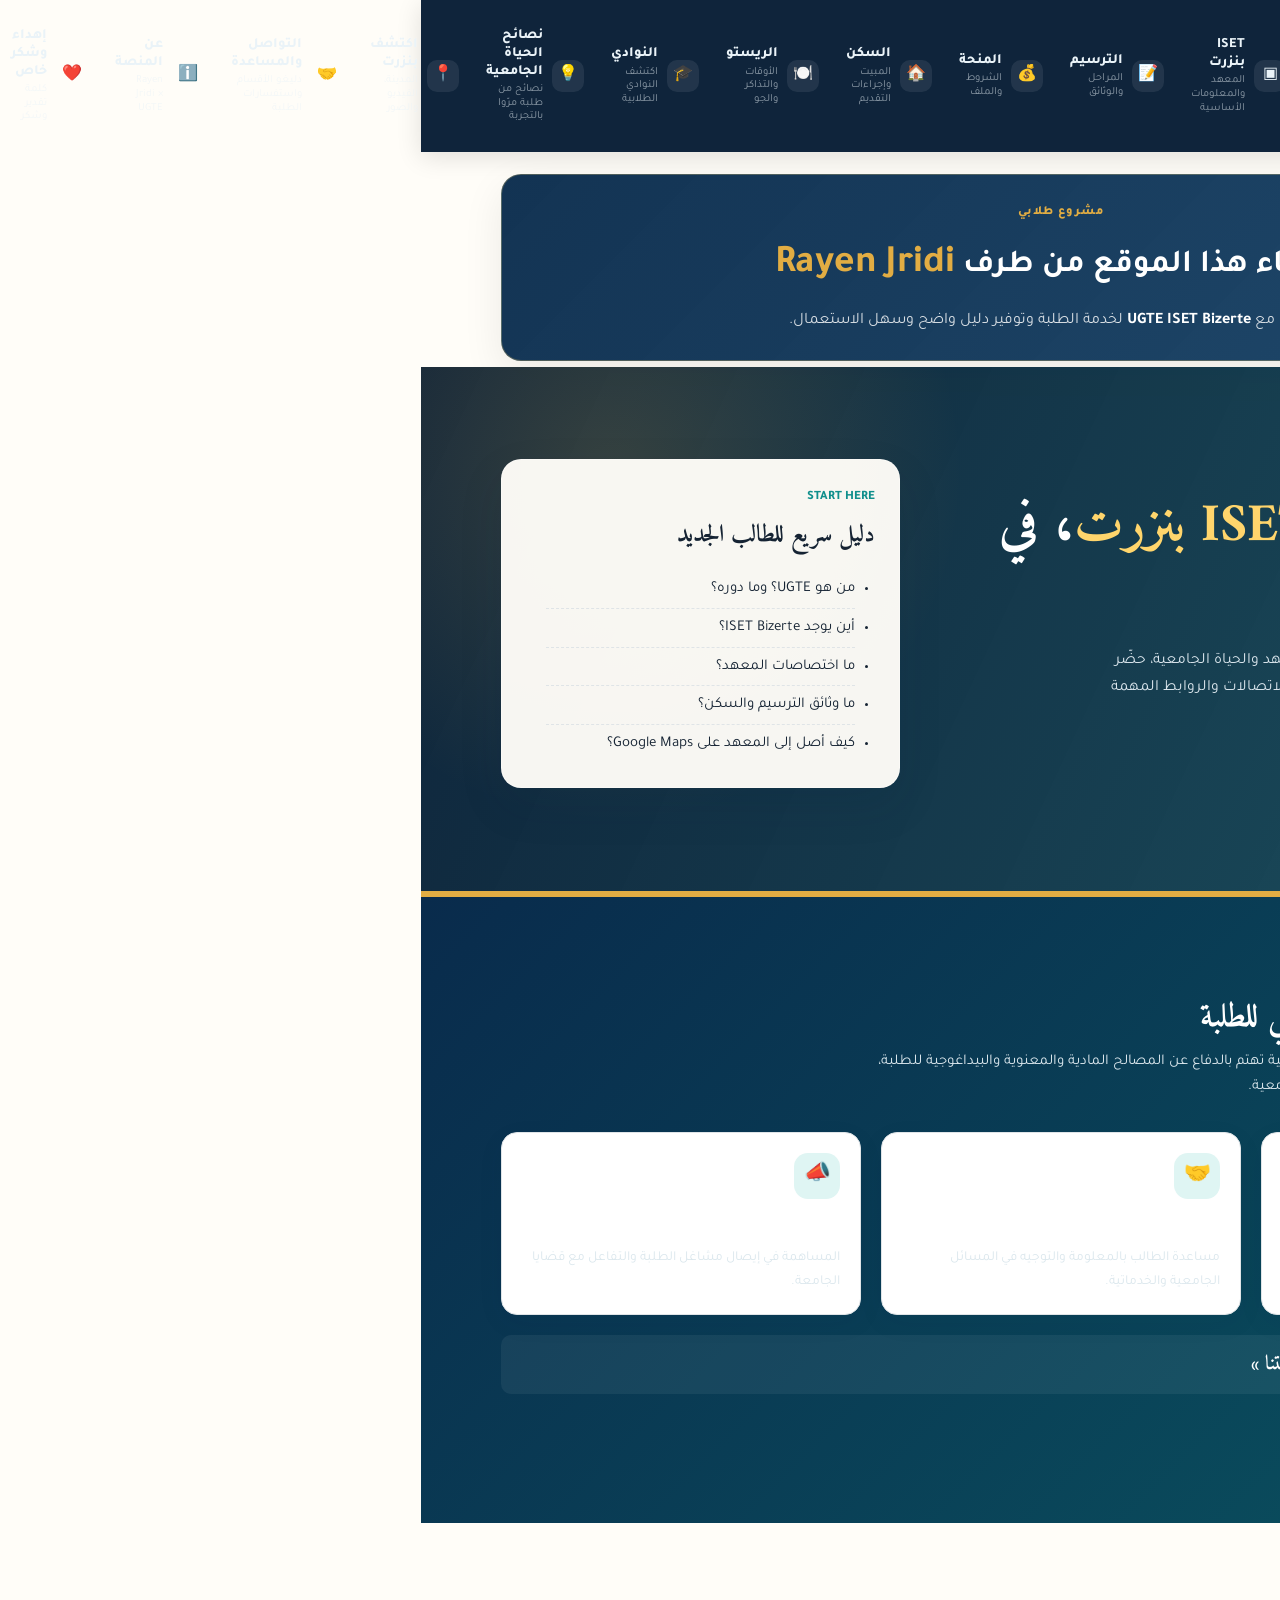
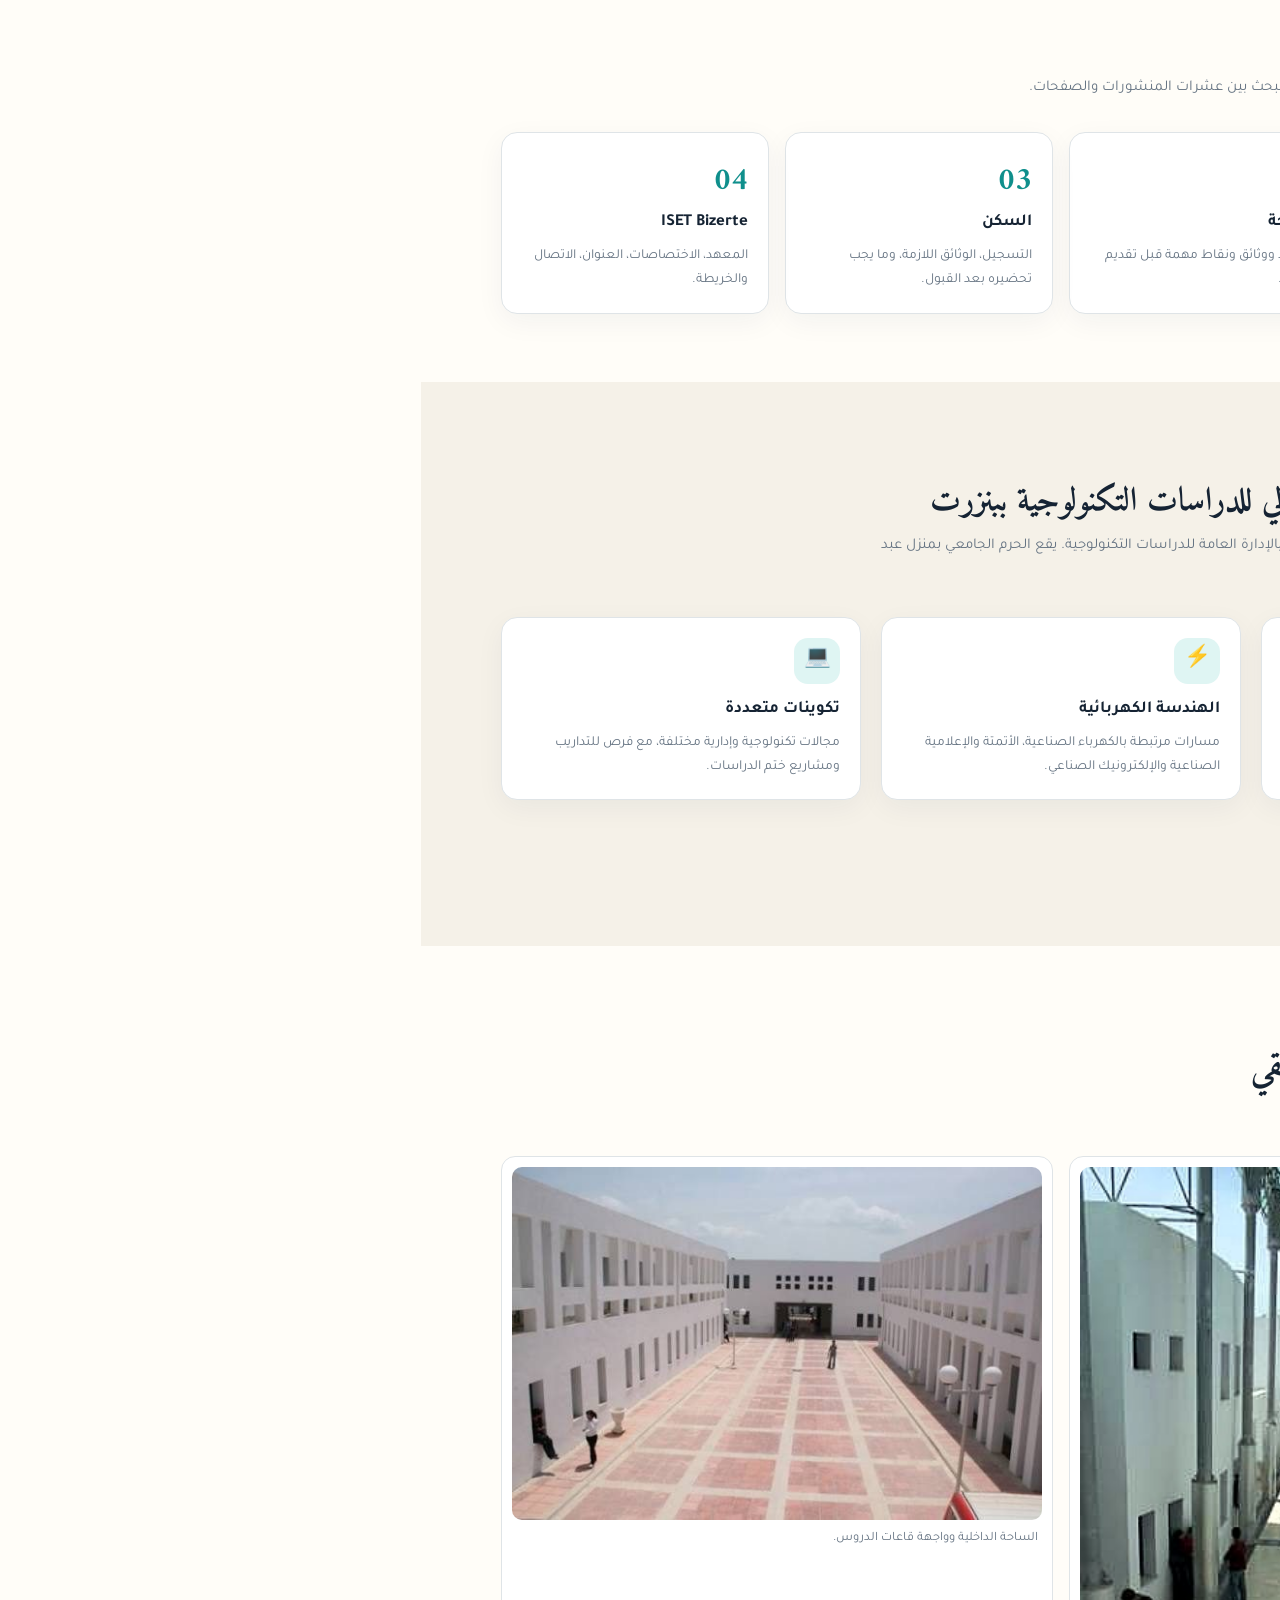
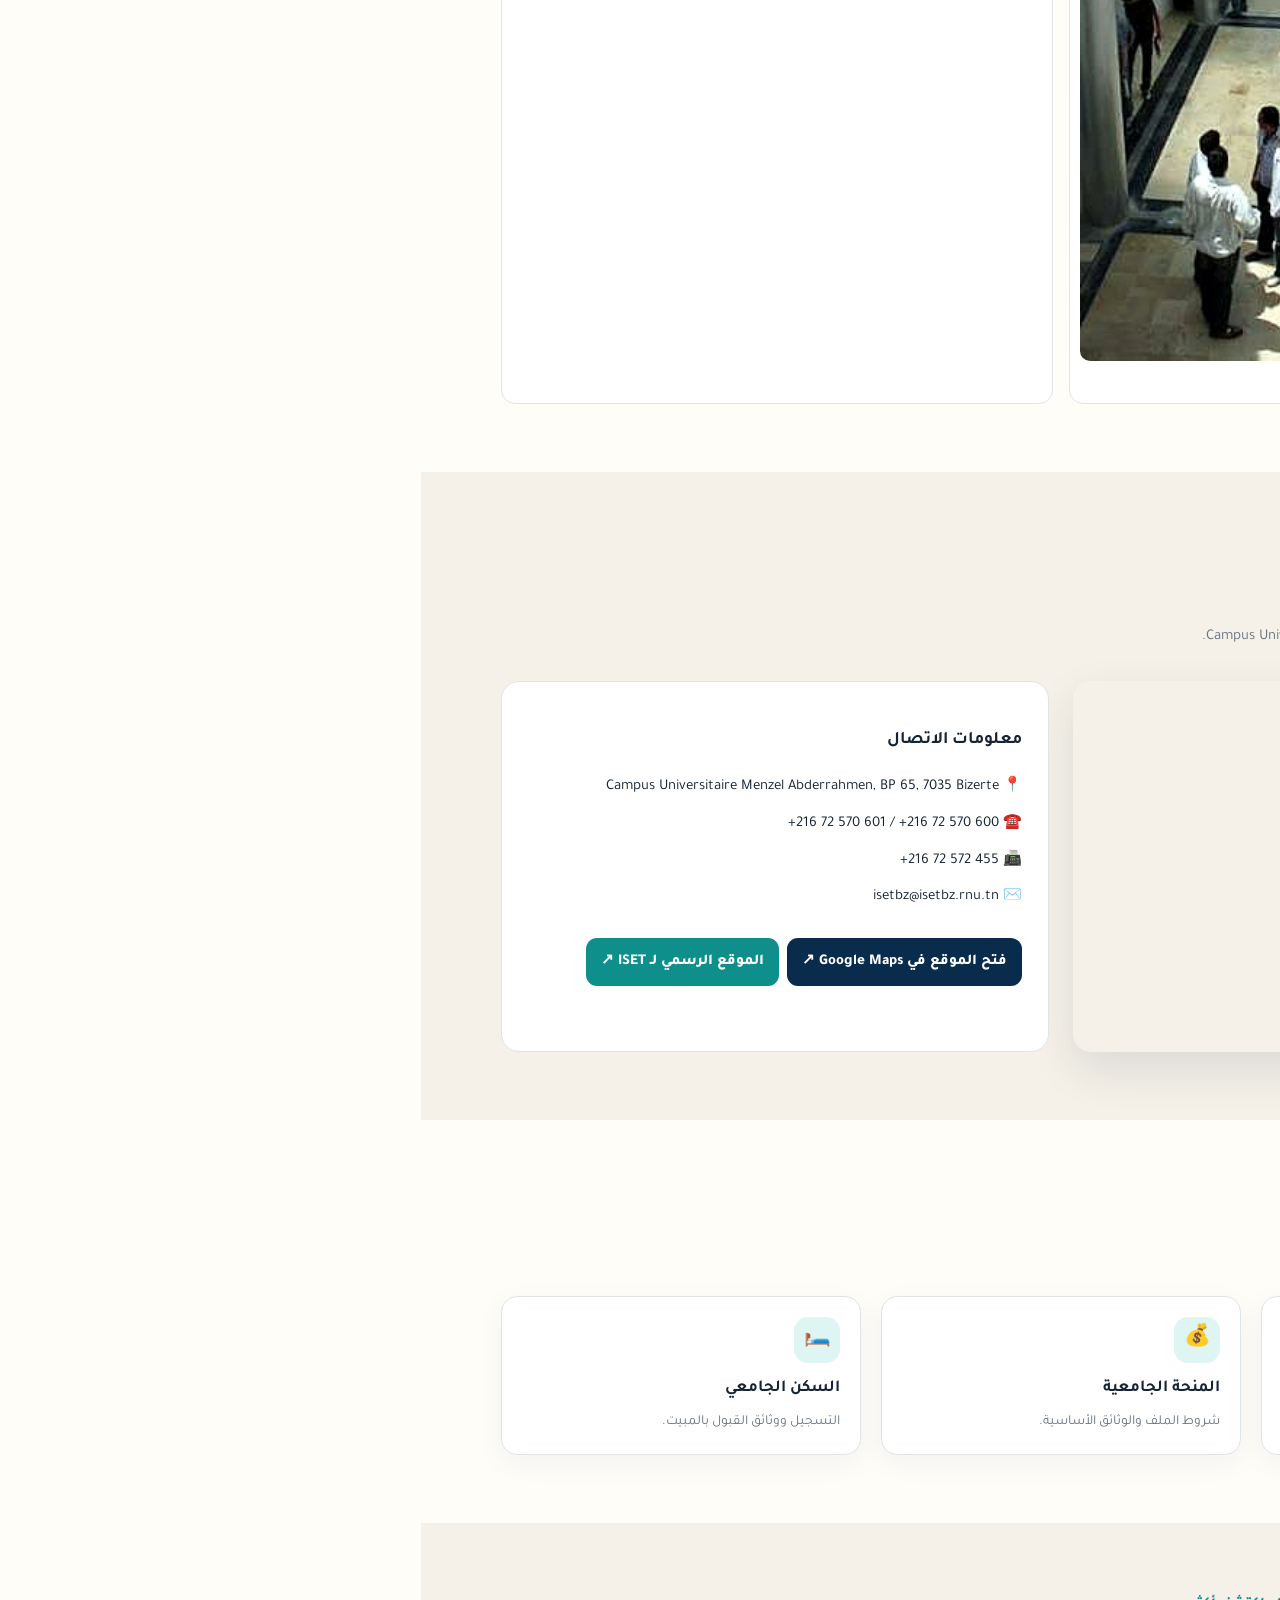
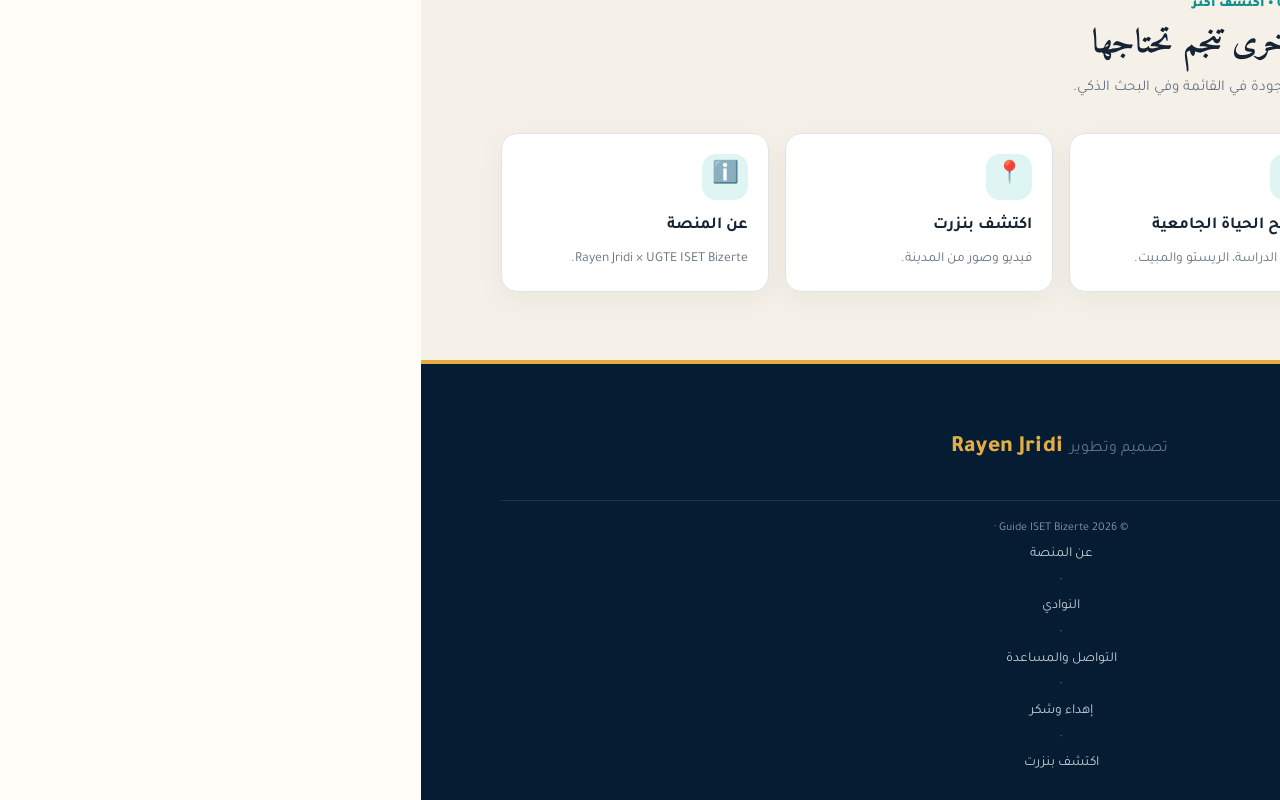
<file: index.html>
<!DOCTYPE html>
<html dir="rtl" lang="ar"><head><meta charset="utf-8"/><meta content="width=device-width,initial-scale=1" name="viewport"/><title>UGTE ISET Bizerte | دليل الطالب</title><meta content="دليل طلابي شامل حول UGTE ISET Bizerte وISET بنزرت والترسيم والمنحة والسكن الجامعي." name="description"/><meta content="#092b4c" name="theme-color"/><meta content="website" property="og:type"/><meta content="UGTE ISET Bizerte" property="og:site_name"/><meta content="ar_TN" property="og:locale"/><meta content="UGTE ISET Bizerte | دليل الطالب" property="og:title"/><meta content="دليل طلابي شامل حول UGTE ISET Bizerte وISET بنزرت والترسيم والمنحة والسكن الجامعي." property="og:description"/><meta content="https://rayenjridi.github.io/assets/img/ugte-emblem.png" property="og:image"/><meta content="https://rayenjridi.github.io/" property="og:url"/><meta content="summary" name="twitter:card"/><meta content="UGTE ISET Bizerte | دليل الطالب" name="twitter:title"/><meta content="دليل طلابي شامل حول UGTE ISET Bizerte وISET بنزرت والترسيم والمنحة والسكن الجامعي." name="twitter:description"/><meta content="https://rayenjridi.github.io/assets/img/ugte-emblem.png" name="twitter:image"/><link href="assets/img/ugte-emblem.png" rel="icon"/><link href="assets/css/style.css" rel="stylesheet"/></head><body data-page="home">
<header class="site-header"><div class="wrap"><a class="brand" href="index.html"><img alt="شعار UGTE" src="assets/img/ugte-emblem.png"/><span><strong>UGTE ISET Bizerte</strong><span>دليل ومرافقة الطالب</span></span></a><div class="site-tools"><button aria-label="بحث" class="search-toggle" title="البحث" type="button">⌕</button><button aria-label="تبديل المظهر" class="theme-toggle" type="button">☀️</button></div><button aria-label="القائمة" class="nav-toggle">☰</button><nav aria-label="التنقل الرئيسي" class="main-nav"><div class="nav-heading"><span class="nav-heading-icon">☰</span><div><strong>دليل UGTE ISET Bizerte</strong><small>اختر القسم الذي تريد الوصول إليه</small></div></div><ul>
<li><a data-page="home" href="index.html"><span class="nav-icon">⌂</span><span class="nav-copy"><b>الرئيسية</b><small>الصفحة الرئيسية</small></span><span class="nav-arrow">›</span></a></li>
<li><a data-page="iset" href="iset.html"><span class="nav-icon">▣</span><span class="nav-copy"><b>ISET بنزرت</b><small>المعهد والمعلومات الأساسية</small></span><span class="nav-arrow">›</span></a></li>
<li><a data-page="tarsim" href="tarsim.html"><span class="nav-icon">📝</span><span class="nav-copy"><b>الترسيم</b><small>المراحل والوثائق</small></span><span class="nav-arrow">›</span></a></li>
<li><a data-page="mancha" href="mancha.html"><span class="nav-icon">💰</span><span class="nav-copy"><b>المنحة</b><small>الشروط والملف</small></span><span class="nav-arrow">›</span></a></li>
<li><a data-page="sakan" href="sakan.html"><span class="nav-icon">🏠</span><span class="nav-copy"><b>السكن</b><small>المبيت وإجراءات التقديم</small></span><span class="nav-arrow">›</span></a></li>
<li><a data-page="resto" href="resto.html"><span class="nav-icon">🍽️</span><span class="nav-copy"><b>الريستو</b><small>الأوقات والتذاكر والجو</small></span><span class="nav-arrow">›</span></a></li>
<li><a data-page="clubs" href="clubs.html"><span class="nav-icon">🎓</span><span class="nav-copy"><b>النوادي</b><small>اكتشف النوادي الطلابية</small></span><span class="nav-arrow">›</span></a></li>
<li><a data-page="tips" href="tips.html"><span class="nav-icon">💡</span><span class="nav-copy"><b>نصائح الحياة الجامعية</b><small>نصائح من طلبة مرّوا بالتجربة</small></span><span class="nav-arrow">›</span></a></li>
<li><a data-page="bizerte" href="bizerte.html"><span class="nav-icon">📍</span><span class="nav-copy"><b>اكتشف بنزرت</b><small>المدينة، الفيديو والصور</small></span><span class="nav-arrow">›</span></a></li>
<li><a data-page="contacts" href="contacts.html"><span class="nav-icon">🤝</span><span class="nav-copy"><b>التواصل والمساعدة</b><small>دليغو الأقسام واستفسارات الطلبة</small></span><span class="nav-arrow">›</span></a></li>
<li><a data-page="about" href="about.html"><span class="nav-icon">ℹ️</span><span class="nav-copy"><b>عن المنصة</b><small>Rayen Jridi × UGTE</small></span><span class="nav-arrow">›</span></a></li>
<li><a data-page="dedication" href="dedication.html"><span class="nav-icon">❤️</span><span class="nav-copy"><b>إهداء وشكر خاص</b><small>كلمة تقدير وشكر</small></span><span class="nav-arrow">›</span></a></li>
</ul><div class="nav-footer"><span>العربية</span><span>☀️ / 🌙</span></div></nav><div class="nav-backdrop" data-nav-close=""></div></div></header>
<div aria-hidden="true" class="search-overlay" id="site-search"><div class="search-backdrop" data-search-close=""></div><section aria-labelledby="search-title" aria-modal="true" class="search-panel" role="dialog"><div class="search-top"><div><span class="search-kicker">UGTE ISET Bizerte</span><h2 data-search-title="" id="search-title">البحث في الدليل</h2></div><button aria-label="إغلاق" class="search-close" data-search-close="" type="button">×</button></div><div class="search-input-wrap"><span>⌕</span><input autocomplete="off" id="site-search-input" placeholder="ابحث عن الترسيم، النوادي، بنزرت، Rayen Jridi..." type="search"/><kbd>ESC</kbd></div><div class="search-hints" id="search-hints"><button data-query="الترسيم" type="button">📝 الترسيم</button><button data-query="المنحة" type="button">💰 المنحة</button><button data-query="الريستو" type="button">🍽️ الريستو</button><button data-query="النوادي" type="button">🎓 النوادي</button><button data-query="بنزرت" type="button">📍 بنزرت</button><button data-query="Rayen Jridi" type="button">👤 Rayen Jridi</button><button data-query="UGTE" type="button">🤝 UGTE</button></div><div aria-live="polite" class="search-results" id="search-results"></div></section></div>


<section class="creator-hero"><div class="wrap"><div class="creator-hero-inner"><span class="creator-label">مشروع طلابي</span><h2>تم بناء هذا الموقع من طرف <strong>Rayen Jridi</strong></h2><p>بالتعاون مع <strong>UGTE ISET Bizerte</strong> لخدمة الطلبة وتوفير دليل واضح وسهل الاستعمال.</p></div></div></section><section class="hero"><div class="wrap"><div><span class="eyebrow">🎓 UGTE ISET Bizerte • دليل الطالب</span><h1>كل ما تحتاجه في <em>ISET بنزرت</em>، في مكان واحد</h1><p class="lead">تعرف على الاتحاد العام التونسي للطلبة، اكتشف المعهد والحياة الجامعية، حضّر ملفات الترسيم والمنحة والسكن، واعثر على الموقع والاتصالات والروابط المهمة بسرعة.</p><div class="actions"><a class="btn btn-gold" href="#ugte">اكتشف UGTE</a><a class="btn btn-light" href="iset.html">اكتشف ISET بنزرت</a></div></div><div class="hero-card"><span class="mini-title">START HERE</span><h3>دليل سريع للطالب الجديد</h3><ul><li>من هو UGTE؟ وما دوره؟</li><li>أين يوجد ISET Bizerte؟</li><li>ما اختصاصات المعهد؟</li><li>ما وثائق الترسيم والسكن؟</li><li>كيف أصل إلى المعهد على Google Maps؟</li></ul></div></div></section>
<section class="about-ugte" id="ugte"><div class="wrap"><div class="section-head"><span class="kicker" style="color:#ffd56c">01 • من نحن؟</span><h2>UGTE — الاتحاد العام التونسي للطلبة</h2><p>الاتحاد العام التونسي للطلبة (UGTE) منظمة نقابية طلابية تهتم بالدفاع عن المصالح المادية والمعنوية والبيداغوجية للطلبة، ومرافقتهم وتأطيرهم والمساهمة في تحسين الحياة الجامعية.</p></div><div class="grid-3"><div class="card"><div class="icon">⚖️</div><h3>الدفاع عن الحقوق</h3><p>متابعة القضايا والحقوق الطلابية، خاصة المسائل المادية والاجتماعية والبيداغوجية.</p></div><div class="card"><div class="icon">🤝</div><h3>الإحاطة والمرافقة</h3><p>مساعدة الطالب بالمعلومة والتوجيه في المسائل الجامعية والخدماتية.</p></div><div class="card"><div class="icon">📣</div><h3>تمثيل صوت الطالب</h3><p>المساهمة في إيصال مشاغل الطلبة والتفاعل مع قضايا الجامعة.</p></div></div><div class="quote">« إرادة الطالب منطلقنا… والدفاع عن حقوقه غايتنا »</div><div class="pill-row"><span class="pill">وحدة</span><span class="pill">نضال</span><span class="pill">استقلالية</span><span class="pill">خدمة الطالب</span></div></div></section>
<section><div class="wrap"><div class="section-head"><span class="kicker">02 • لماذا هذا الموقع؟</span><h2>مرافقة الطالب من أول خطوة</h2><p>الموقع يجمع المعلومات العملية في واجهة واحدة بدل البحث بين عشرات المنشورات والصفحات.</p></div><div class="grid-4"><div class="card"><div class="number">01</div><h3>الترسيم</h3><p>قائمة واضحة للوثائق للطلبة الجدد والقدامى.</p></div><div class="card"><div class="number">02</div><h3>المنحة</h3><p>شروط ووثائق ونقاط مهمة قبل تقديم الملف.</p></div><div class="card"><div class="number">03</div><h3>السكن</h3><p>التسجيل، الوثائق اللازمة، وما يجب تحضيره بعد القبول.</p></div><div class="card"><div class="number">04</div><h3>ISET Bizerte</h3><p>المعهد، الاختصاصات، العنوان، الاتصال والخريطة.</p></div></div></div></section>
<section class="paper2"><div class="wrap"><div class="section-head"><span class="kicker">03 • لمحة عن المعهد</span><h2>ISET Bizerte — المعهد العالي للدراسات التكنولوجية ببنزرت</h2><p>مؤسسة عمومية ذات صبغة علمية وتكنولوجية، مرتبطة بالإدارة العامة للدراسات التكنولوجية. يقع الحرم الجامعي بمنزل عبد الرحمان ببنزرت، ويضم تكوينات تكنولوجية ومهنية.</p></div><div class="grid-3"><div class="card"><div class="icon">🏫</div><h3>مؤسسة عمومية</h3><p>تكوين جامعي تطبيقي موجه نحو المهارات التقنية والاندماج المهني.</p></div><div class="card"><div class="icon">⚡</div><h3>الهندسة الكهربائية</h3><p>مسارات مرتبطة بالكهرباء الصناعية، الأتمتة والإعلامية الصناعية والإلكترونيك الصناعي.</p></div><div class="card"><div class="icon">💻</div><h3>تكوينات متعددة</h3><p>مجالات تكنولوجية وإدارية مختلفة، مع فرص للتداريب ومشاريع ختم الدراسات.</p></div></div><div class="actions mt"><a class="btn btn-gold" href="iset.html" style="background:var(--navy);color:#fff">كل معلومات ISET ←</a></div></div></section>
<section><div class="wrap"><div class="section-head"><span class="kicker">04 • لمحة عن الحرم الجامعي</span><h2>بيئة جامعية مجهزة للتكوين التطبيقي</h2><p>صور من الحرم الجامعي بمنزل عبد الرحمان.</p></div><div class="doc-gallery"><figure><img alt="الممر المسقوف بالحرم الجامعي ISET بنزرت" src="assets/img/campus-walkway.jpg"/><figcaption>الممر المسقوف الرابط بين المبيتات ومرافق المعهد.</figcaption></figure><figure><img alt="الساحة الداخلية بمعهد ISET بنزرت" src="assets/img/campus-courtyard.jpg"/><figcaption>الساحة الداخلية وواجهة قاعات الدروس.</figcaption></figure></div></div></section>
<section class="paper2"><div class="wrap"><div class="section-head"><span class="kicker">05 • الوصول والاتصال</span><h2>المعهد على الخريطة</h2><p>Campus Universitaire Menzel Abderrahmen, BP n°65 — 7035 Bizerte.</p></div><div class="quick-map"><div class="map-box"><iframe loading="lazy" src="https://www.google.com/maps?q=ISET%20Bizerte%20Menzel%20Abderrahmen&amp;output=embed" title="Google Maps ISET Bizerte"></iframe></div><div class="contact-card"><h3>معلومات الاتصال</h3><div class="contact-list"><div>📍 Campus Universitaire Menzel Abderrahmen, BP 65, 7035 Bizerte</div><div>☎️ <span dir="ltr">+216 72 570 601 / +216 72 570 600</span></div><div>📠 <span dir="ltr">+216 72 572 455</span></div><div>✉️ <span dir="ltr">isetbz@isetbz.rnu.tn</span></div></div><a class="map-link" href="https://www.google.com/maps/search/?api=1&amp;query=ISET+Bizerte+Menzel+Abderrahmen" rel="noopener" target="_blank">فتح الموقع في Google Maps ↗</a><a class="map-link" href="https://isetbz.rnu.tn/" rel="noopener" style="background:var(--teal);margin-right:8px" target="_blank">الموقع الرسمي لـ ISET ↗</a></div></div></div></section>
<section><div class="wrap"><div class="section-head"><span class="kicker">06 • أهم المسارات</span><h2>ابدأ من الملف الذي يهمك</h2></div><div class="grid-3"><a class="card" href="tarsim.html"><div class="icon">📄</div><h3>الترسيم الجامعي</h3><p>قائمة الوثائق + صور الوثيقة التوضيحية.</p></a><a class="card" href="mancha.html"><div class="icon">💰</div><h3>المنحة الجامعية</h3><p>شروط الملف والوثائق الأساسية.</p></a><a class="card" href="sakan.html"><div class="icon">🛏️</div><h3>السكن الجامعي</h3><p>التسجيل ووثائق القبول بالمبيت.</p></a></div></div></section>
<section class="paper2"><div class="wrap"><div class="section-head center"><span class="kicker">07 • اكتشف أكثر</span><h2>حاجات أخرى تنجم تحتاجها</h2><p>الصفحات الجديدة موجودة في القائمة وفي البحث الذكي.</p></div><div class="grid-4"><a class="card" href="clubs.html"><div class="icon">🎓</div><h3>النوادي</h3><p>لمحة على كل نادي + أكثر تفاصيل.</p></a><a class="card" href="tips.html"><div class="icon">💡</div><h3>نصائح الحياة الجامعية</h3><p>نصائح الدراسة، الريستو والمبيت.</p></a><a class="card" href="bizerte.html"><div class="icon">📍</div><h3>اكتشف بنزرت</h3><p>فيديو وصور من المدينة.</p></a><a class="card" href="about.html"><div class="icon">ℹ️</div><h3>عن المنصة</h3><p>Rayen Jridi × UGTE ISET Bizerte.</p></a></div></div></section><footer class="site-footer"><div class="creator-credit"><span>تصميم وتطوير</span> <strong>Rayen Jridi</strong></div><div class="wrap footer-bottom">© 2026 Guide ISET Bizerte · <a href="about.html">عن المنصة</a> · <a href="clubs.html">النوادي</a> · <a href="contacts.html">التواصل والمساعدة</a> · <a href="dedication.html">إهداء وشكر</a> · <a href="bizerte.html">اكتشف بنزرت</a></div></footer><script src="assets/js/main.js?v=18"></script></body></html>
</file>
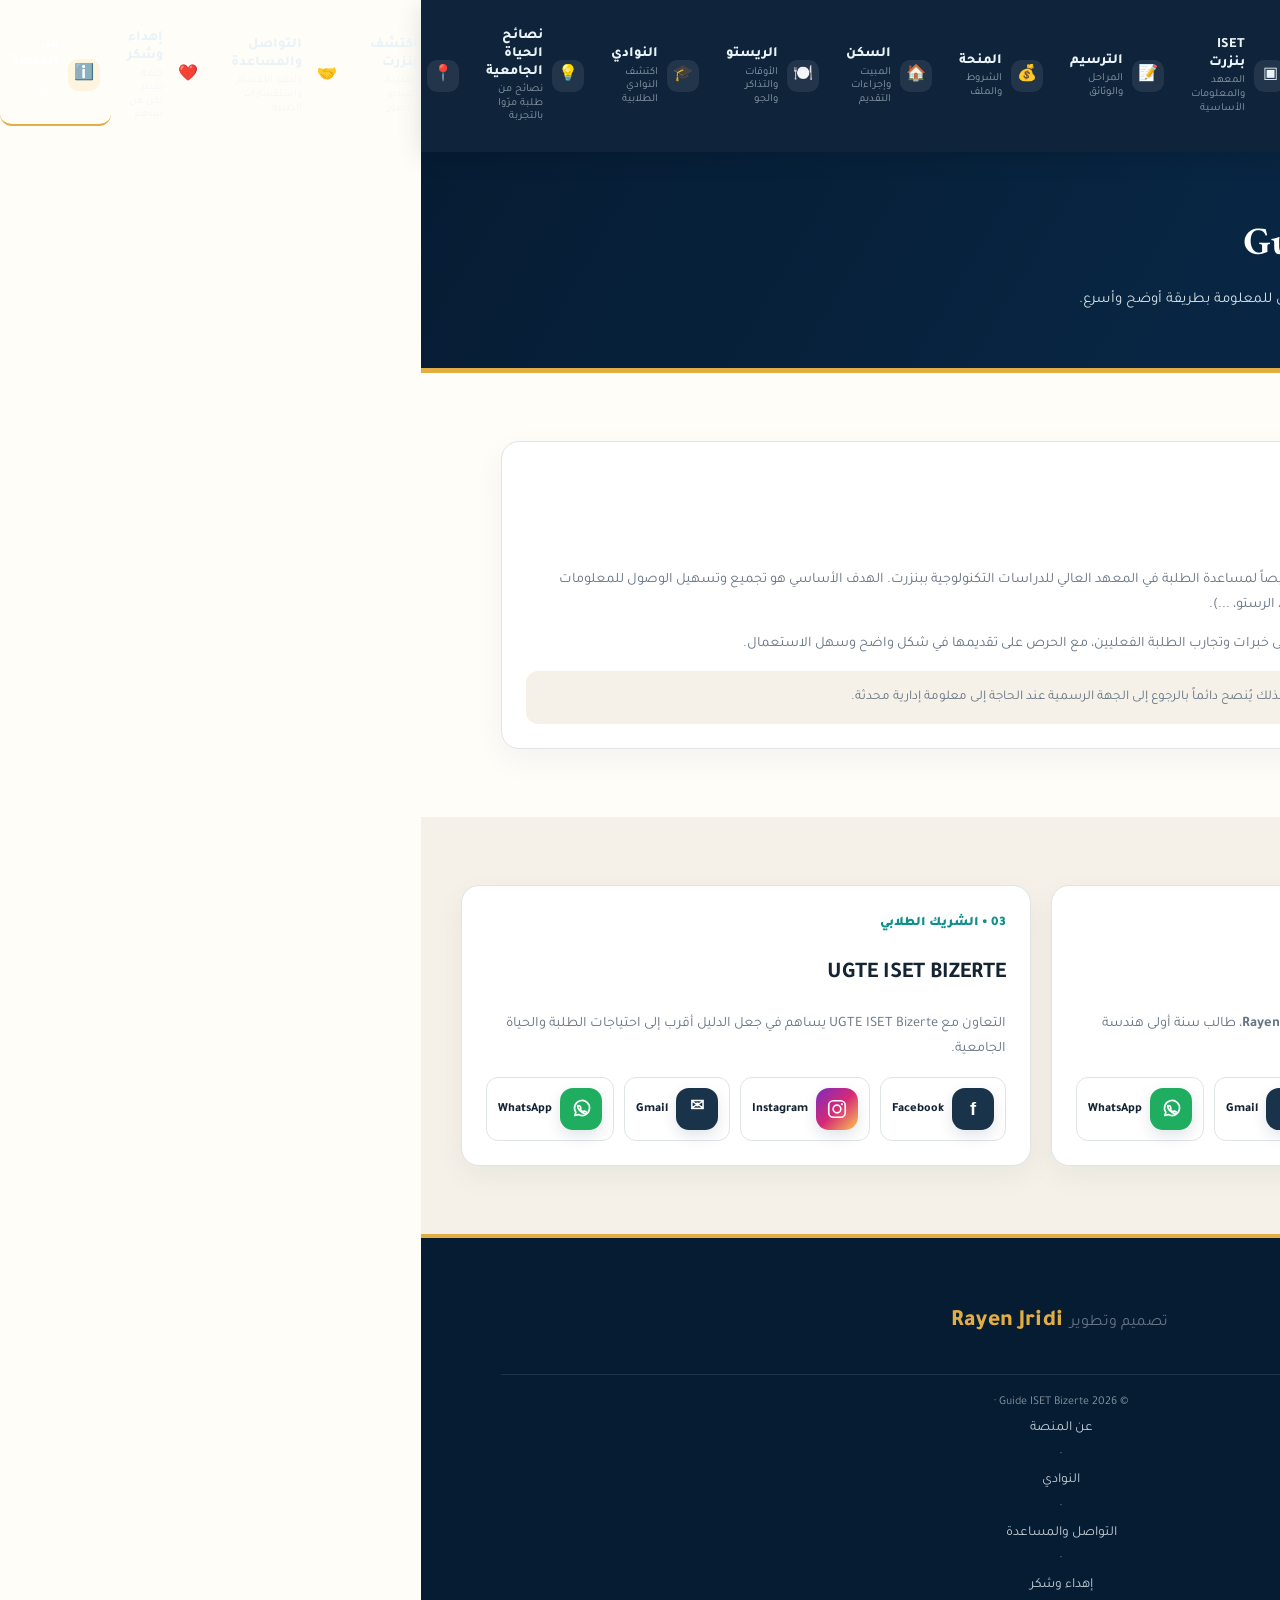
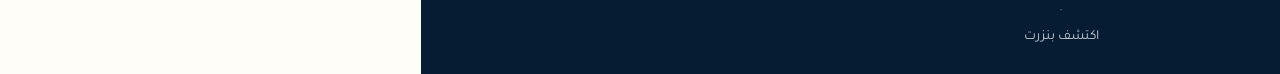
<file: about.html>
<!doctype html><html lang="ar" dir="rtl"><head><meta charset="utf-8"><meta name="viewport" content="width=device-width,initial-scale=1"><meta name="theme-color" content="#092b4c"><link rel="icon" href="assets/img/ugte-emblem.png"><link rel="stylesheet" href="assets/css/style.css?v=16"></head><body data-page="about"><title>عن المنصة | Guide ISET Bizerte</title><meta name="description" content="معلومات عن منصة Guide ISET Bizerte، Rayen Jridi وUGTE ISET Bizerte وطرق التواصل."><header class="site-header"><div class="wrap"><a class="brand" href="index.html"><img src="assets/img/ugte-emblem.png" alt="شعار UGTE"><span><strong>UGTE ISET Bizerte</strong><span>دليل ومرافقة الطالب</span></span></a><div class="site-tools"><button class="search-toggle" type="button" aria-label="بحث" title="البحث">⌕</button><button class="theme-toggle" type="button" aria-label="تبديل المظهر">☀️</button></div><button class="nav-toggle" aria-label="القائمة">☰</button><nav class="main-nav" aria-label="التنقل الرئيسي"><div class="nav-heading"><span class="nav-heading-icon">☰</span><div><strong>دليل UGTE ISET Bizerte</strong><small>اختر القسم الذي تريد الوصول إليه</small></div></div><ul>
<li><a href="index.html" data-page="home"><span class="nav-icon">⌂</span><span class="nav-copy"><b>الرئيسية</b><small>الصفحة الرئيسية</small></span><span class="nav-arrow">›</span></a></li>
<li><a href="iset.html" data-page="iset"><span class="nav-icon">▣</span><span class="nav-copy"><b>ISET بنزرت</b><small>المعهد والمعلومات الأساسية</small></span><span class="nav-arrow">›</span></a></li>
<li><a href="tarsim.html" data-page="tarsim"><span class="nav-icon">📝</span><span class="nav-copy"><b>الترسيم</b><small>المراحل والوثائق</small></span><span class="nav-arrow">›</span></a></li>
<li><a href="mancha.html" data-page="mancha"><span class="nav-icon">💰</span><span class="nav-copy"><b>المنحة</b><small>الشروط والملف</small></span><span class="nav-arrow">›</span></a></li>
<li><a href="sakan.html" data-page="sakan"><span class="nav-icon">🏠</span><span class="nav-copy"><b>السكن</b><small>المبيت وإجراءات التقديم</small></span><span class="nav-arrow">›</span></a></li>
<li><a href="resto.html" data-page="resto"><span class="nav-icon">🍽️</span><span class="nav-copy"><b>الريستو</b><small>الأوقات والتذاكر والجو</small></span><span class="nav-arrow">›</span></a></li>
<li><a href="clubs.html" data-page="clubs"><span class="nav-icon">🎓</span><span class="nav-copy"><b>النوادي</b><small>اكتشف النوادي الطلابية</small></span><span class="nav-arrow">›</span></a></li>
<li><a href="tips.html" data-page="tips"><span class="nav-icon">💡</span><span class="nav-copy"><b>نصائح الحياة الجامعية</b><small>نصائح من طلبة مرّوا بالتجربة</small></span><span class="nav-arrow">›</span></a></li>
<li><a href="bizerte.html" data-page="bizerte"><span class="nav-icon">📍</span><span class="nav-copy"><b>اكتشف بنزرت</b><small>المدينة، الفيديو والصور</small></span><span class="nav-arrow">›</span></a></li>
<li><a href="contacts.html" data-page="contacts"><span class="nav-icon">🤝</span><span class="nav-copy"><b>التواصل والمساعدة</b><small>دليغو الأقسام واستفسارات الطلبة</small></span><span class="nav-arrow">›</span></a></li>
<li><a href="dedication.html" data-page="dedication"><span class="nav-icon">❤️</span><span class="nav-copy"><b>إهداء وشكر</b><small>كلمة تقدير لكل من ساهم</small></span><span class="nav-arrow">›</span></a></li><li><a href="about.html" data-page="about"><span class="nav-icon">ℹ️</span><span class="nav-copy"><b>عن المنصة</b><small>Rayen Jridi × UGTE</small></span><span class="nav-arrow">›</span></a></li>
</ul><div class="nav-footer"><span>العربية</span><span>☀️ / 🌙</span></div></nav><div class="nav-backdrop" data-nav-close></div></div></header><div class="search-overlay" id="site-search" aria-hidden="true"><div class="search-backdrop" data-search-close></div><section class="search-panel" role="dialog" aria-modal="true" aria-labelledby="search-title"><div class="search-top"><div><span class="search-kicker">UGTE ISET Bizerte</span><h2 id="search-title" data-search-title>البحث في الدليل</h2></div><button class="search-close" type="button" data-search-close aria-label="إغلاق">×</button></div><div class="search-input-wrap"><span>⌕</span><input id="site-search-input" type="search" autocomplete="off" placeholder="ابحث عن الترسيم، النوادي، بنزرت، Rayen Jridi..."/><kbd>ESC</kbd></div><div class="search-hints" id="search-hints"><button type="button" data-query="الترسيم">📝 الترسيم</button><button type="button" data-query="المنحة">💰 المنحة</button><button type="button" data-query="الريستو">🍽️ الريستو</button><button type="button" data-query="النوادي">🎓 النوادي</button><button type="button" data-query="بنزرت">📍 بنزرت</button><button type="button" data-query="Rayen Jridi">👤 Rayen Jridi</button><button type="button" data-query="UGTE">🤝 UGTE</button></div><div class="search-results" id="search-results" aria-live="polite"></div></section></div><section class="page-hero"><div class="wrap"><div class="breadcrumb"><a href="index.html">الرئيسية</a> ← عن المنصة</div><h1>عن Guide ISET Bizerte</h1><p>منصة مستقلة لمساعدة طلبة ISET Bizerte على الوصول للمعلومة بطريقة أوضح وأسرع.</p></div></section><section><div class="wrap"><div class="about-panel"><span class="kicker">01 • الهدف من المنصة</span><h2>Guide ISET Bizerte</h2><p>Guide ISET Bizerte هي منصة مستقلة تم إنشاؤها خصيصاً لمساعدة الطلبة في المعهد العالي للدراسات التكنولوجية ببنزرت. الهدف الأساسي هو تجميع وتسهيل الوصول للمعلومات الأكاديمية (الترسيم،  ومعلومات الحياة الجامعية (المبيت، الرستو، ...).</p><p>كل المعلومات الموجودة في المنصة تم تجميعها بناءً على خبرات وتجارب الطلبة الفعليين، مع الحرص على تقديمها في شكل واضح وسهل الاستعمال.</p><div class="about-note">الإجراءات والمواعيد والبلاغات الرسمية يمكن أن تتغيّر، لذلك يُنصح دائماً بالرجوع إلى الجهة الرسمية عند الحاجة إلى معلومة إدارية محدثة.</div></div></div></section><section class="paper2"><div class="wrap"><div class="about-person"><article class="about-panel" id="rayen"><span class="kicker">02 • التطوير والصيانة</span><h2>RAYEN JRIDI</h2><p>تم تطوير هذه المنصة وتتم صيانتها برمجياً من قبل <strong>Rayen Jridi</strong>، طالب سنة أولى هندسة كهربائية.</p><div class="social-links"><a class="social-link" href="https://www.facebook.com/ryn.jridi" target="_blank" rel="noopener"><span class="social-icon social-facebook">f</span><span>Facebook</span></a><a class="social-link" href="https://www.instagram.com/ryn_jridi?stkn=MXVzMnF1bTd0aWpuZg==" target="_blank" rel="noopener"><span class="social-icon social-instagram"><svg class="brand-svg" viewBox="0 0 24 24" aria-hidden="true"><rect x="3" y="3" width="18" height="18" rx="5"></rect><circle cx="12" cy="12" r="4.2"></circle><circle class="brand-dot" cx="17.4" cy="6.7" r="1.15"></circle></svg></span><span>Instagram</span></a><a class="social-link" href="mailto:rayenjridi574@gmail.com" target="_blank" rel="noopener"><span class="social-icon social-gmail">✉</span><span>Gmail</span></a><a class="social-link" href="https://wa.me/21624892428" target="_blank" rel="noopener"><span class="social-icon social-whatsapp"><svg class="brand-svg" viewBox="0 0 24 24" aria-hidden="true"><path d="M5.2 19.1 6.4 15.6A8.2 8.2 0 1 1 9.2 18.1z"></path><path d="M9.2 9.1c.2-.5.4-.6.8-.6h.5c.2 0 .4.1.5.4l.8 1.9c.1.3.1.5-.1.7l-.6.7c.8 1.4 1.9 2.2 3.4 2.8l.6-.7c.2-.2.4-.2.7-.1l1.8.9c.3.1.4.3.4.6v.5c0 .4-.2.7-.6.8-1 .3-2.3-.1-3.8-.9-2.2-1.2-3.9-3-4.8-5.1-.5-1.2-.6-2.2-.2-2.8z"></path></svg></span><span>WhatsApp</span></a></div></article><article class="about-panel" id="ugte"><span class="kicker">03 • الشريك الطلابي</span><h2>UGTE ISET BIZERTE</h2><p>التعاون مع UGTE ISET Bizerte يساهم في جعل الدليل أقرب إلى احتياجات الطلبة والحياة الجامعية.</p><div class="social-links"><a class="social-link" href="https://www.facebook.com/profile.php?id=61572120703921" target="_blank" rel="noopener"><span class="social-icon social-facebook">f</span><span>Facebook</span></a><a class="social-link" href="https://www.instagram.com/ugte_iset_bizerte_?stkn=dHZ0NGljMHR4eDln" target="_blank" rel="noopener"><span class="social-icon social-instagram"><svg class="brand-svg" viewBox="0 0 24 24" aria-hidden="true"><rect x="3" y="3" width="18" height="18" rx="5"></rect><circle cx="12" cy="12" r="4.2"></circle><circle class="brand-dot" cx="17.4" cy="6.7" r="1.15"></circle></svg></span><span>Instagram</span></a><a class="social-link" href="mailto:ugte.iset.bizerte85@gmail.com" target="_blank" rel="noopener"><span class="social-icon social-gmail">✉</span><span>Gmail</span></a><a class="social-link" href="https://wa.me/21620327995" target="_blank" rel="noopener"><span class="social-icon social-whatsapp"><svg class="brand-svg" viewBox="0 0 24 24" aria-hidden="true"><path d="M5.2 19.1 6.4 15.6A8.2 8.2 0 1 1 9.2 18.1z"></path><path d="M9.2 9.1c.2-.5.4-.6.8-.6h.5c.2 0 .4.1.5.4l.8 1.9c.1.3.1.5-.1.7l-.6.7c.8 1.4 1.9 2.2 3.4 2.8l.6-.7c.2-.2.4-.2.7-.1l1.8.9c.3.1.4.3.4.6v.5c0 .4-.2.7-.6.8-1 .3-2.3-.1-3.8-.9-2.2-1.2-3.9-3-4.8-5.1-.5-1.2-.6-2.2-.2-2.8z"></path></svg></span><span>WhatsApp</span></a></div></article></div></div></section><footer class="site-footer"><div class="creator-credit"><span>تصميم وتطوير</span> <strong>Rayen Jridi</strong></div><div class="wrap footer-bottom">© 2026 Guide ISET Bizerte · <a href="about.html">عن المنصة</a> · <a href="clubs.html">النوادي</a> · <a href="contacts.html">التواصل والمساعدة</a> · <a href="dedication.html">إهداء وشكر</a> · <a href="bizerte.html">اكتشف بنزرت</a></div></footer><script src="assets/js/main.js?v=18"></script></body></html>
</file>
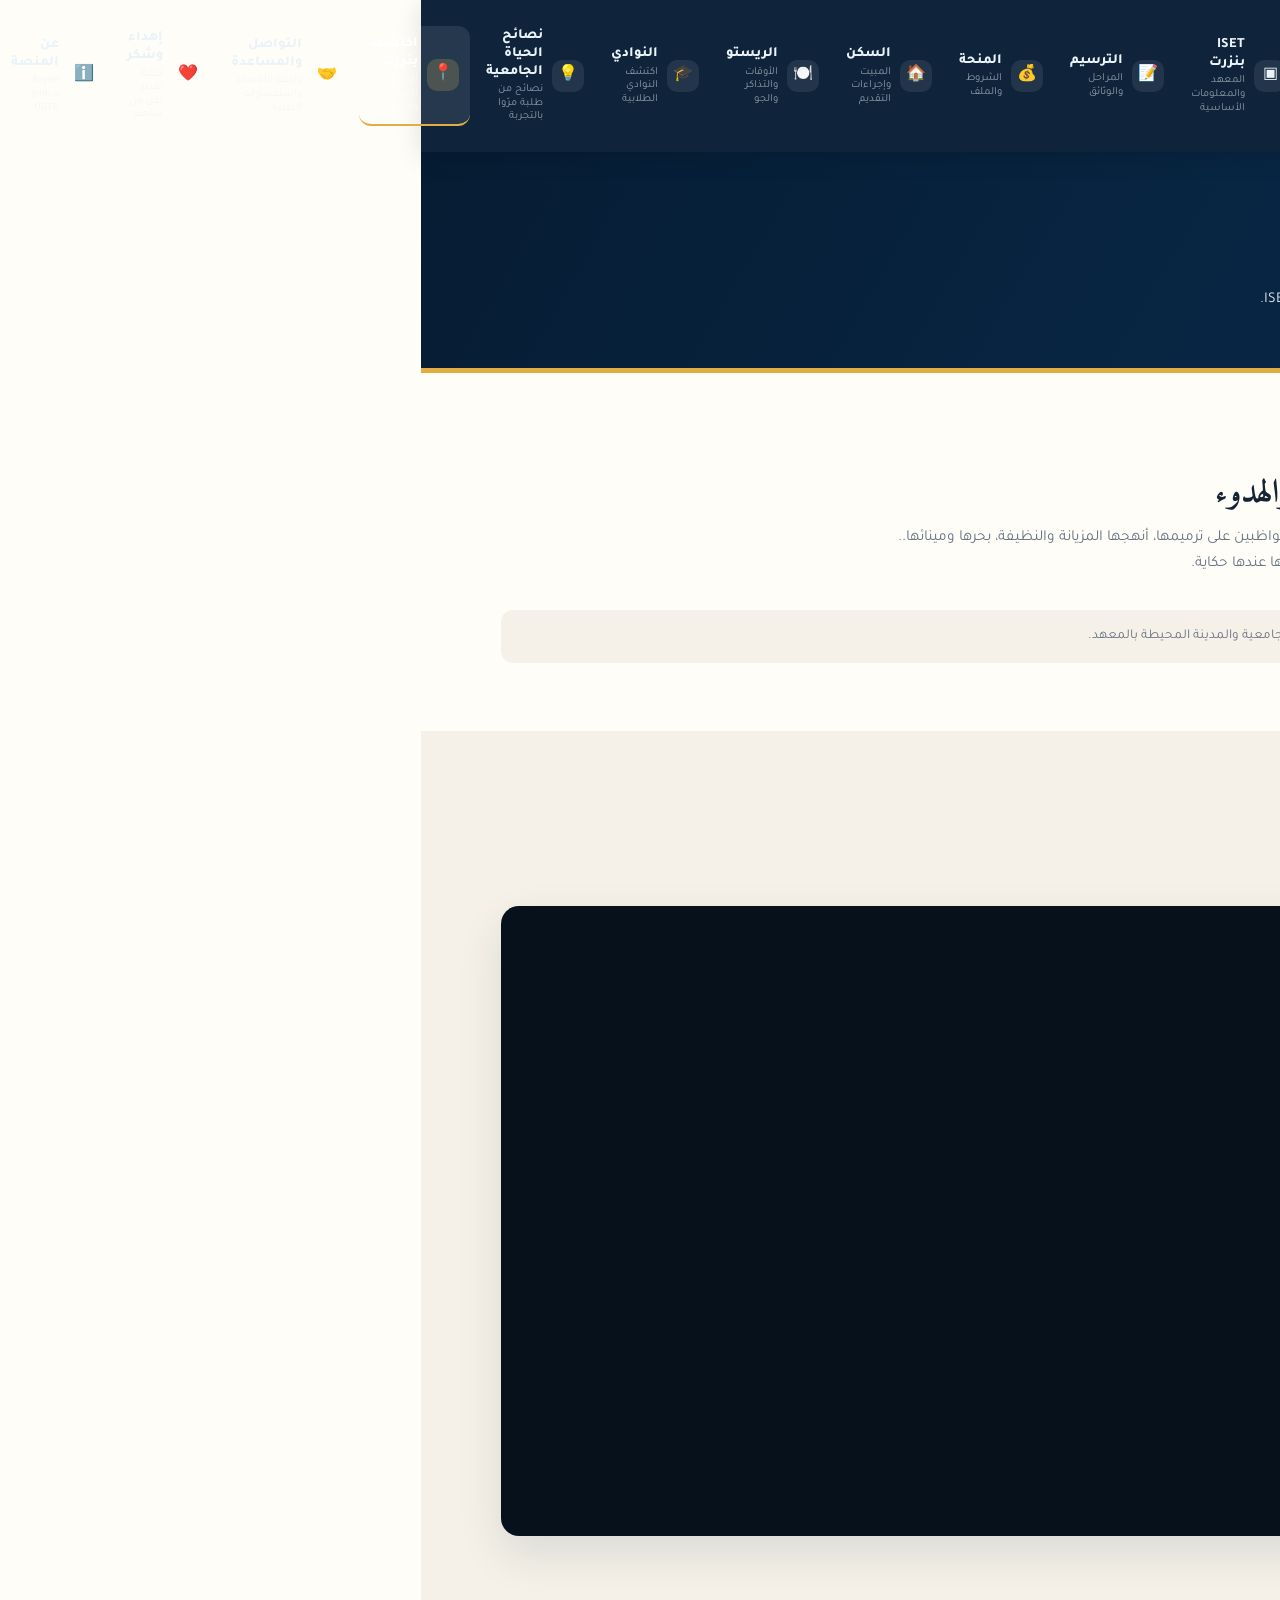
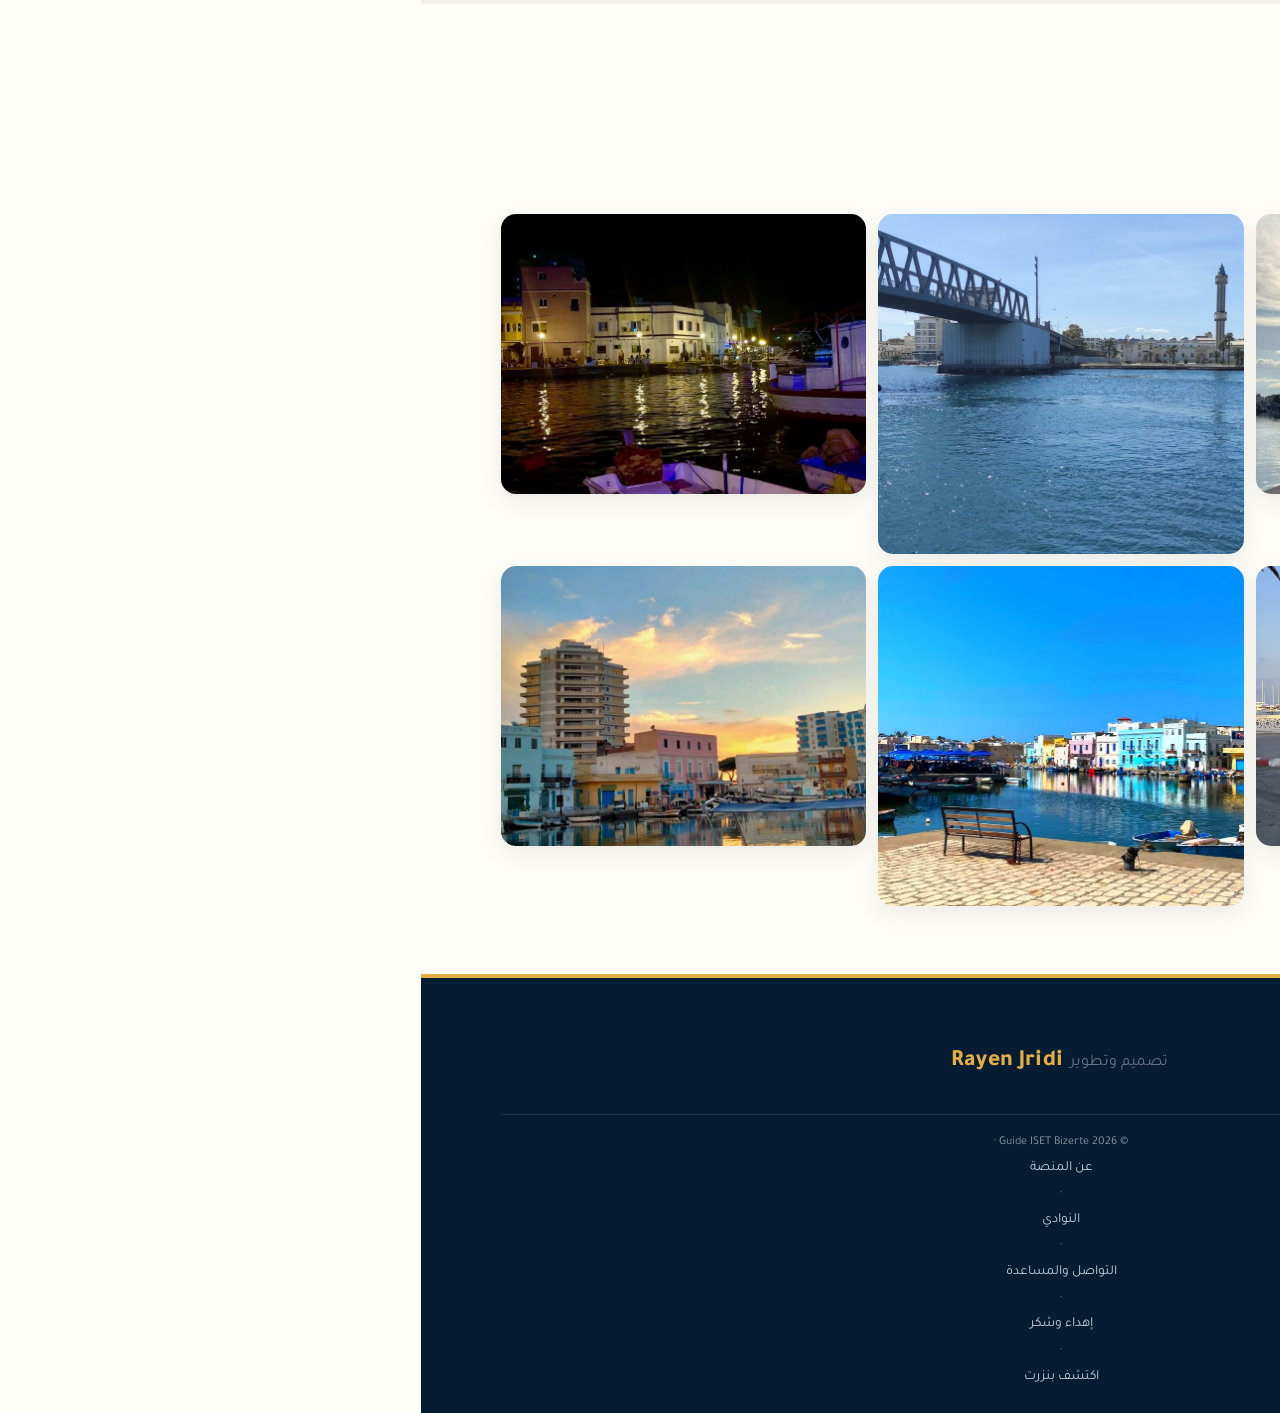
<file: bizerte.html>
<!doctype html><html lang="ar" dir="rtl"><head><meta charset="utf-8"><meta name="viewport" content="width=device-width,initial-scale=1"><meta name="theme-color" content="#092b4c"><link rel="icon" href="assets/img/ugte-emblem.png"><link rel="stylesheet" href="assets/css/style.css?v=16"></head><body data-page="bizerte"><title>اكتشف بنزرت | Guide ISET Bizerte</title><meta name="description" content="صفحة لاكتشاف بنزرت: نبذة عن المدينة، فيديو وصور."><header class="site-header"><div class="wrap"><a class="brand" href="index.html"><img src="assets/img/ugte-emblem.png" alt="شعار UGTE"><span><strong>UGTE ISET Bizerte</strong><span>دليل ومرافقة الطالب</span></span></a><div class="site-tools"><button class="search-toggle" type="button" aria-label="بحث" title="البحث">⌕</button><button class="theme-toggle" type="button" aria-label="تبديل المظهر">☀️</button></div><button class="nav-toggle" aria-label="القائمة">☰</button><nav class="main-nav" aria-label="التنقل الرئيسي"><div class="nav-heading"><span class="nav-heading-icon">☰</span><div><strong>دليل UGTE ISET Bizerte</strong><small>اختر القسم الذي تريد الوصول إليه</small></div></div><ul>
<li><a href="index.html" data-page="home"><span class="nav-icon">⌂</span><span class="nav-copy"><b>الرئيسية</b><small>الصفحة الرئيسية</small></span><span class="nav-arrow">›</span></a></li>
<li><a href="iset.html" data-page="iset"><span class="nav-icon">▣</span><span class="nav-copy"><b>ISET بنزرت</b><small>المعهد والمعلومات الأساسية</small></span><span class="nav-arrow">›</span></a></li>
<li><a href="tarsim.html" data-page="tarsim"><span class="nav-icon">📝</span><span class="nav-copy"><b>الترسيم</b><small>المراحل والوثائق</small></span><span class="nav-arrow">›</span></a></li>
<li><a href="mancha.html" data-page="mancha"><span class="nav-icon">💰</span><span class="nav-copy"><b>المنحة</b><small>الشروط والملف</small></span><span class="nav-arrow">›</span></a></li>
<li><a href="sakan.html" data-page="sakan"><span class="nav-icon">🏠</span><span class="nav-copy"><b>السكن</b><small>المبيت وإجراءات التقديم</small></span><span class="nav-arrow">›</span></a></li>
<li><a href="resto.html" data-page="resto"><span class="nav-icon">🍽️</span><span class="nav-copy"><b>الريستو</b><small>الأوقات والتذاكر والجو</small></span><span class="nav-arrow">›</span></a></li>
<li><a href="clubs.html" data-page="clubs"><span class="nav-icon">🎓</span><span class="nav-copy"><b>النوادي</b><small>اكتشف النوادي الطلابية</small></span><span class="nav-arrow">›</span></a></li>
<li><a href="tips.html" data-page="tips"><span class="nav-icon">💡</span><span class="nav-copy"><b>نصائح الحياة الجامعية</b><small>نصائح من طلبة مرّوا بالتجربة</small></span><span class="nav-arrow">›</span></a></li>
<li><a href="bizerte.html" data-page="bizerte"><span class="nav-icon">📍</span><span class="nav-copy"><b>اكتشف بنزرت</b><small>المدينة، الفيديو والصور</small></span><span class="nav-arrow">›</span></a></li>
<li><a href="contacts.html" data-page="contacts"><span class="nav-icon">🤝</span><span class="nav-copy"><b>التواصل والمساعدة</b><small>دليغو الأقسام واستفسارات الطلبة</small></span><span class="nav-arrow">›</span></a></li>
<li><a href="dedication.html" data-page="dedication"><span class="nav-icon">❤️</span><span class="nav-copy"><b>إهداء وشكر</b><small>كلمة تقدير لكل من ساهم</small></span><span class="nav-arrow">›</span></a></li><li><a href="about.html" data-page="about"><span class="nav-icon">ℹ️</span><span class="nav-copy"><b>عن المنصة</b><small>Rayen Jridi × UGTE</small></span><span class="nav-arrow">›</span></a></li>
</ul><div class="nav-footer"><span>العربية</span><span>☀️ / 🌙</span></div></nav><div class="nav-backdrop" data-nav-close></div></div></header><div class="search-overlay" id="site-search" aria-hidden="true"><div class="search-backdrop" data-search-close></div><section class="search-panel" role="dialog" aria-modal="true" aria-labelledby="search-title"><div class="search-top"><div><span class="search-kicker">UGTE ISET Bizerte</span><h2 id="search-title" data-search-title>البحث في الدليل</h2></div><button class="search-close" type="button" data-search-close aria-label="إغلاق">×</button></div><div class="search-input-wrap"><span>⌕</span><input id="site-search-input" type="search" autocomplete="off" placeholder="ابحث عن الترسيم، النوادي، بنزرت، Rayen Jridi..."/><kbd>ESC</kbd></div><div class="search-hints" id="search-hints"><button type="button" data-query="الترسيم">📝 الترسيم</button><button type="button" data-query="المنحة">💰 المنحة</button><button type="button" data-query="الريستو">🍽️ الريستو</button><button type="button" data-query="النوادي">🎓 النوادي</button><button type="button" data-query="بنزرت">📍 بنزرت</button><button type="button" data-query="Rayen Jridi">👤 Rayen Jridi</button><button type="button" data-query="UGTE">🤝 UGTE</button></div><div class="search-results" id="search-results" aria-live="polite"></div></section></div><section class="page-hero"><div class="wrap"><div class="breadcrumb"><a href="index.html">الرئيسية</a> ← اكتشف بنزرت</div><h1>اكتشف بنزرت 🇹🇳</h1><p>مدينة البحر، الميناء، التاريخ والحياة الهادئة حول ISET Bizerte.</p></div></section><section><div class="wrap"><div class="section-head"><span class="kicker">01 • عن بنزرت</span><h2>مدينة تجمع بين التاريخ والطبيعة والهدوء</h2><p class="bizerte-intro">بنزرت بلاد مليانة بتاريخها ومنازلها القديمة اللي سكانها مواظبين على ترميمها، أنهجها المزيانة والنظيفة، بحرها ومينائها.. مدينة تجمع بين التاريخ، الطبيعة، والهدوء، وكل زاوية فيها عندها حكاية.</p></div><div class="about-note">معلومة عامة عن المدينة، أُدرجت هنا كجزء من دليل الحياة الجامعية والمدينة المحيطة بالمعهد.</div></div></section><section class="paper2"><div class="wrap"><div class="section-head"><span class="kicker">02 • BIZERTE VIDÉO 🇹🇳</span><h2>شوف بنزرت في فيديو</h2></div><div class="video-frame"><iframe src="https://www.youtube.com/embed/uyeXpLjqgxw" title="Bizerte video" loading="lazy" allow="accelerometer; autoplay; clipboard-write; encrypted-media; gyroscope; picture-in-picture; web-share" allowfullscreen></iframe></div></div></section><section><div class="wrap"><div class="section-head"><span class="kicker">03 • صور من بنزرت 🇹🇳</span><h2>لقطات من المدينة</h2><p>صور من الملف المرفق، بدون عناوين فوق الصور.</p></div><div class="bizerte-gallery"><img src="assets/img/bizerte/bizerte-01.jpg" alt="صورة من بنزرت" loading="lazy"><img src="assets/img/bizerte/bizerte-02.jpg" alt="صورة من بنزرت" loading="lazy"><img src="assets/img/bizerte/bizerte-03.jpg" alt="صورة من بنزرت" loading="lazy"><img src="assets/img/bizerte/bizerte-04.jpg" alt="صورة من بنزرت" loading="lazy"><img src="assets/img/bizerte/bizerte-05.jpg" alt="صورة من بنزرت" loading="lazy"><img src="assets/img/bizerte/bizerte-06.jpg" alt="صورة من بنزرت" loading="lazy"></div></div></section><footer class="site-footer"><div class="creator-credit"><span>تصميم وتطوير</span> <strong>Rayen Jridi</strong></div><div class="wrap footer-bottom">© 2026 Guide ISET Bizerte · <a href="about.html">عن المنصة</a> · <a href="clubs.html">النوادي</a> · <a href="contacts.html">التواصل والمساعدة</a> · <a href="dedication.html">إهداء وشكر</a> · <a href="bizerte.html">اكتشف بنزرت</a></div></footer><script src="assets/js/main.js?v=18"></script></body></html>
</file>
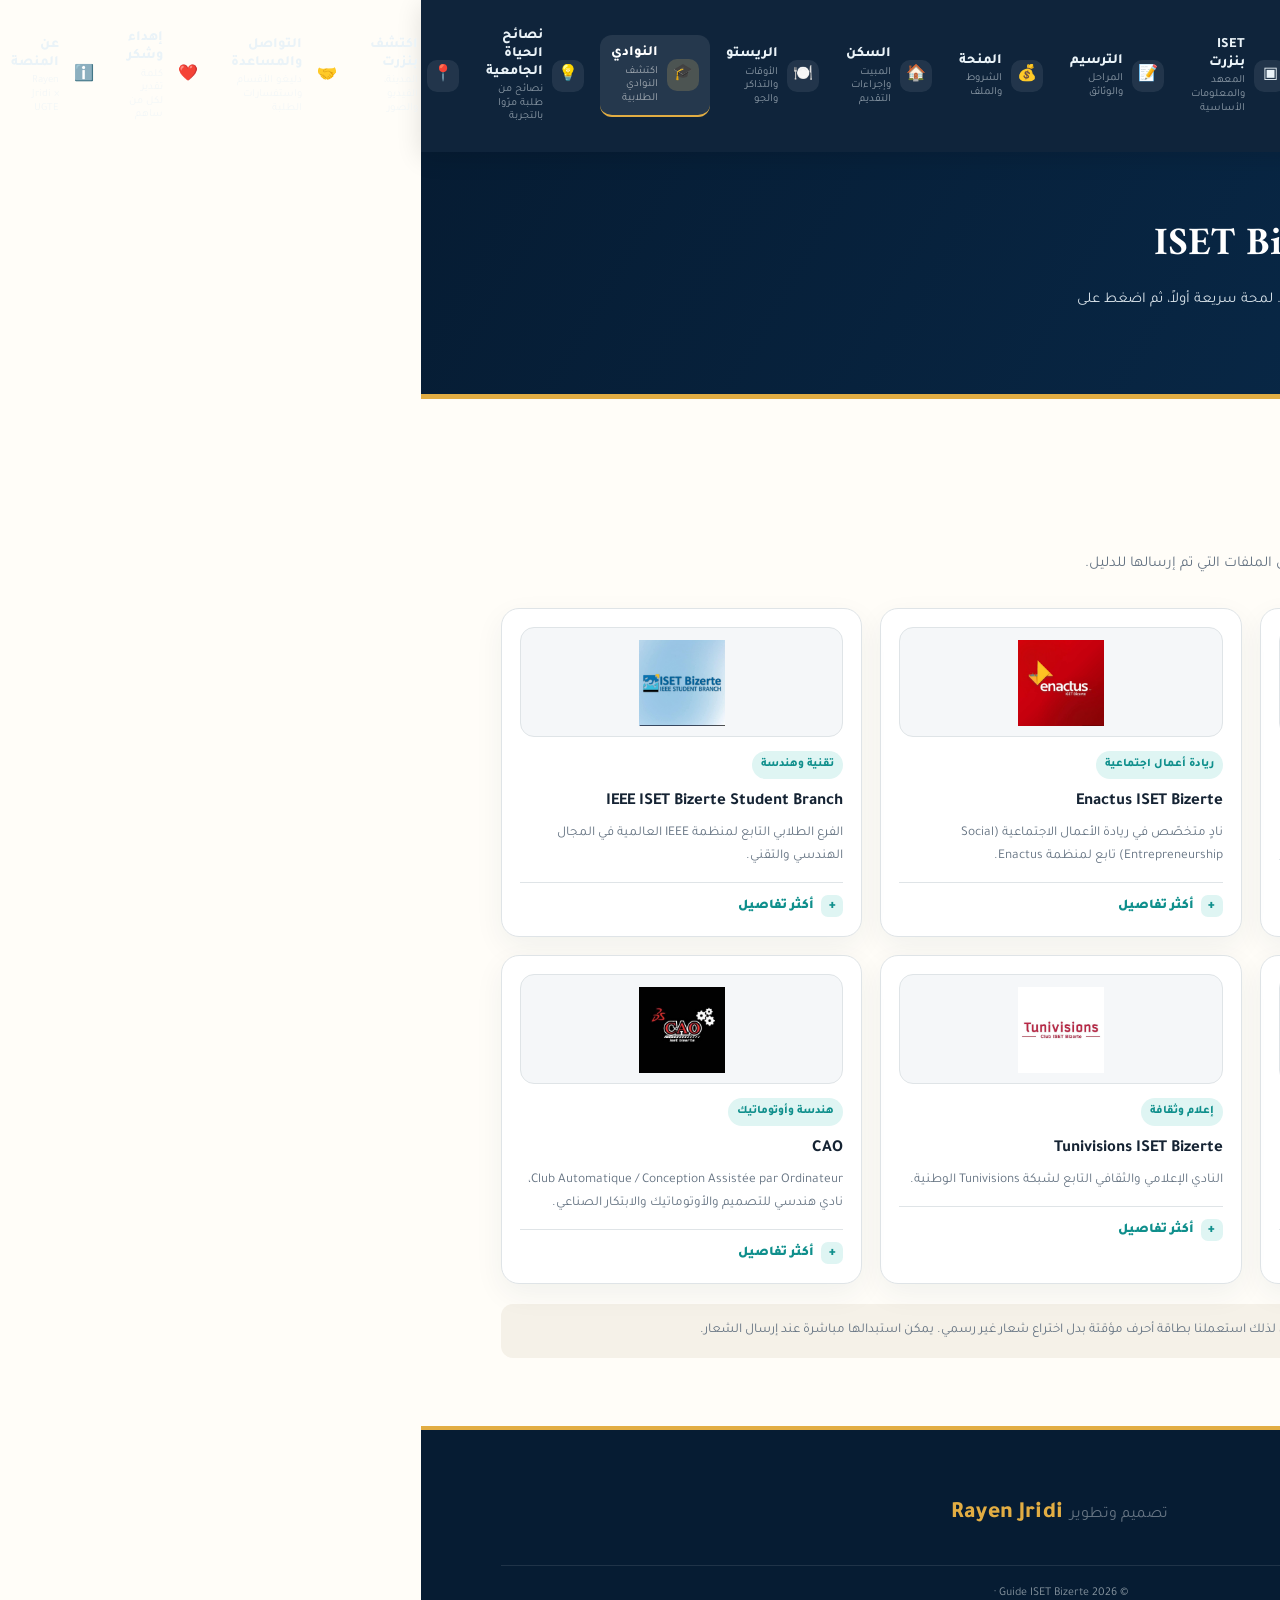
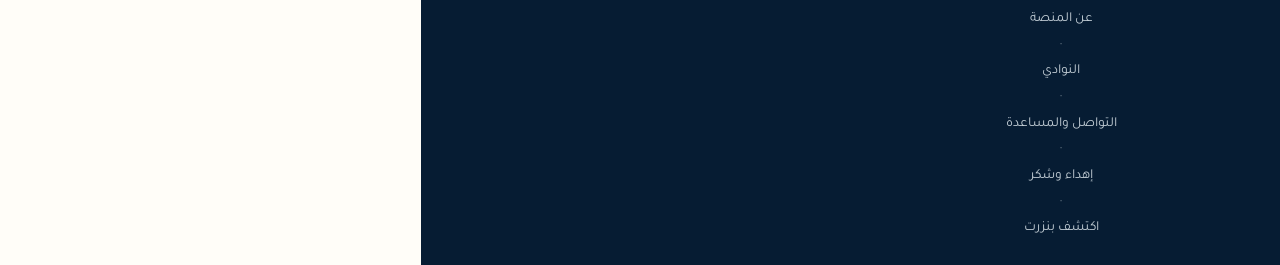
<file: clubs.html>
<!doctype html><html lang="ar" dir="rtl"><head><meta charset="utf-8"><meta name="viewport" content="width=device-width,initial-scale=1"><meta name="theme-color" content="#092b4c"><link rel="icon" href="assets/img/ugte-emblem.png"><link rel="stylesheet" href="assets/css/style.css?v=16"></head><body data-page="clubs"><title>النوادي | Guide ISET Bizerte</title><meta name="description" content="دليل النوادي الطلابية في ISET Bizerte: ASEC، Enactus، IEEE، 4C، Tunivisions وCAO."><header class="site-header"><div class="wrap"><a class="brand" href="index.html"><img src="assets/img/ugte-emblem.png" alt="شعار UGTE"><span><strong>UGTE ISET Bizerte</strong><span>دليل ومرافقة الطالب</span></span></a><div class="site-tools"><button class="search-toggle" type="button" aria-label="بحث" title="البحث">⌕</button><button class="theme-toggle" type="button" aria-label="تبديل المظهر">☀️</button></div><button class="nav-toggle" aria-label="القائمة">☰</button><nav class="main-nav" aria-label="التنقل الرئيسي"><div class="nav-heading"><span class="nav-heading-icon">☰</span><div><strong>دليل UGTE ISET Bizerte</strong><small>اختر القسم الذي تريد الوصول إليه</small></div></div><ul>
<li><a href="index.html" data-page="home"><span class="nav-icon">⌂</span><span class="nav-copy"><b>الرئيسية</b><small>الصفحة الرئيسية</small></span><span class="nav-arrow">›</span></a></li>
<li><a href="iset.html" data-page="iset"><span class="nav-icon">▣</span><span class="nav-copy"><b>ISET بنزرت</b><small>المعهد والمعلومات الأساسية</small></span><span class="nav-arrow">›</span></a></li>
<li><a href="tarsim.html" data-page="tarsim"><span class="nav-icon">📝</span><span class="nav-copy"><b>الترسيم</b><small>المراحل والوثائق</small></span><span class="nav-arrow">›</span></a></li>
<li><a href="mancha.html" data-page="mancha"><span class="nav-icon">💰</span><span class="nav-copy"><b>المنحة</b><small>الشروط والملف</small></span><span class="nav-arrow">›</span></a></li>
<li><a href="sakan.html" data-page="sakan"><span class="nav-icon">🏠</span><span class="nav-copy"><b>السكن</b><small>المبيت وإجراءات التقديم</small></span><span class="nav-arrow">›</span></a></li>
<li><a href="resto.html" data-page="resto"><span class="nav-icon">🍽️</span><span class="nav-copy"><b>الريستو</b><small>الأوقات والتذاكر والجو</small></span><span class="nav-arrow">›</span></a></li>
<li><a href="clubs.html" data-page="clubs"><span class="nav-icon">🎓</span><span class="nav-copy"><b>النوادي</b><small>اكتشف النوادي الطلابية</small></span><span class="nav-arrow">›</span></a></li>
<li><a href="tips.html" data-page="tips"><span class="nav-icon">💡</span><span class="nav-copy"><b>نصائح الحياة الجامعية</b><small>نصائح من طلبة مرّوا بالتجربة</small></span><span class="nav-arrow">›</span></a></li>
<li><a href="bizerte.html" data-page="bizerte"><span class="nav-icon">📍</span><span class="nav-copy"><b>اكتشف بنزرت</b><small>المدينة، الفيديو والصور</small></span><span class="nav-arrow">›</span></a></li>
<li><a href="contacts.html" data-page="contacts"><span class="nav-icon">🤝</span><span class="nav-copy"><b>التواصل والمساعدة</b><small>دليغو الأقسام واستفسارات الطلبة</small></span><span class="nav-arrow">›</span></a></li>
<li><a href="dedication.html" data-page="dedication"><span class="nav-icon">❤️</span><span class="nav-copy"><b>إهداء وشكر</b><small>كلمة تقدير لكل من ساهم</small></span><span class="nav-arrow">›</span></a></li><li><a href="about.html" data-page="about"><span class="nav-icon">ℹ️</span><span class="nav-copy"><b>عن المنصة</b><small>Rayen Jridi × UGTE</small></span><span class="nav-arrow">›</span></a></li>
</ul><div class="nav-footer"><span>العربية</span><span>☀️ / 🌙</span></div></nav><div class="nav-backdrop" data-nav-close></div></div></header><div class="search-overlay" id="site-search" aria-hidden="true"><div class="search-backdrop" data-search-close></div><section class="search-panel" role="dialog" aria-modal="true" aria-labelledby="search-title"><div class="search-top"><div><span class="search-kicker">UGTE ISET Bizerte</span><h2 id="search-title" data-search-title>البحث في الدليل</h2></div><button class="search-close" type="button" data-search-close aria-label="إغلاق">×</button></div><div class="search-input-wrap"><span>⌕</span><input id="site-search-input" type="search" autocomplete="off" placeholder="ابحث عن الترسيم، النوادي، بنزرت، Rayen Jridi..."/><kbd>ESC</kbd></div><div class="search-hints" id="search-hints"><button type="button" data-query="الترسيم">📝 الترسيم</button><button type="button" data-query="المنحة">💰 المنحة</button><button type="button" data-query="الريستو">🍽️ الريستو</button><button type="button" data-query="النوادي">🎓 النوادي</button><button type="button" data-query="بنزرت">📍 بنزرت</button><button type="button" data-query="Rayen Jridi">👤 Rayen Jridi</button><button type="button" data-query="UGTE">🤝 UGTE</button></div><div class="search-results" id="search-results" aria-live="polite"></div></section></div><section class="page-hero"><div class="wrap"><div class="breadcrumb"><a href="index.html">الرئيسية</a> ← النوادي</div><h1>النوادي الطلابية في ISET Bizerte</h1><p>اكتشف النوادي والفضاءات الطلابية الموجودة في الدليل. لمحة سريعة أولاً، ثم اضغط على «أكثر تفاصيل» لمعرفة الأنشطة والهدف.</p></div></section><section><div class="wrap"><div class="section-head"><span class="kicker">01 • CLUBS</span><h2>النوادي في لمحة واحدة</h2><p>كل نادي عنده مجاله ودوره. الشعارات المرفقة هنا هي من الملفات التي تم إرسالها للدليل.</p></div><div class="club-grid"><article class="club-card"><div class="club-logo placeholder"><span></span></div><span class="club-type">جمعية طلابية</span><h3>ASEC</h3><p>الجمعية الأم للأنشطة الطلّابية والثقافية داخل المعهد.</p><details><summary>أكثر تفاصيل</summary><ul class="club-detail-list"><li>تنظيم المهرجانات والتظاهرات الثقافية والفنية داخل الـ Campus.</li><li>تنظيم الرحلات الترفيهية، الأمسيات الموسيقية، والمسابقات الفكرية.</li><li>خلق بيئة ممتعة للطلبة لتطوير المواهب وإيجاد التوازن بين الدراسة والحياة الجامعية.</li></ul><div class="club-goal"><strong>الهدف:</strong> توحيد جميع الطلبة، دعم المواهب الفنية والثقافية، وتعزيز الروح الجماعية.</div></details></article><article class="club-card"><div class="club-logo "><img src="assets/img/clubs/enactus.jpg" alt="شعار Enactus ISET Bizerte"></div><span class="club-type">ريادة أعمال اجتماعية</span><h3>Enactus ISET Bizerte</h3><p>نادٍ متخصّص في ريادة الأعمال الاجتماعية (Social Entrepreneurship) تابع لمنظمة Enactus.</p><details><summary>أكثر تفاصيل</summary><ul class="club-detail-list"><li>الابتكار وإيجاد حلول لمشاكل بيئية واقتصادية واجتماعية عبر مشاريع ريادية ربحية ومستدامة.</li><li>المشاركة في مسابقة Enactus Tunisia السنوية والتدرب على دراسات الجدوى والتسويق والـ Pitching.</li><li>تحويل أفكار الطلبة إلى مشاريع حقيقية تخدم المجتمع وتخلق فرص عمل.</li></ul><div class="club-goal"><strong>الهدف:</strong> تحويل أفكار الطلبة إلى مشاريع حقيقية تخدم المجتمع وتخلق فرص عمل.</div></details></article><article class="club-card"><div class="club-logo "><img src="assets/img/clubs/ieee.jpg" alt="شعار IEEE ISET Bizerte Student Branch"></div><span class="club-type">تقنية وهندسة</span><h3>IEEE ISET Bizerte Student Branch</h3><p>الفرع الطلابي التابع لمنظمة IEEE العالمية في المجال الهندسي والتقني.</p><details><summary>أكثر تفاصيل</summary><ul class="club-detail-list"><li>تنظيم ورشات ودورات في البرمجة، الذكاء الاصطناعي، الروبوتيكس والأنظمة المدمجة.</li><li>تنظيم Hackathons ومسابقات الابتكار وربط الطلبة بالشبكة العالمية للمهندسين والمطورين والخبراء.</li><li>رفع الكفاءات التقنية للطلبة ومواكبة التطورات التكنولوجية.</li></ul><div class="club-goal"><strong>الهدف:</strong> رفع الكفاءات التقنية للطلبة ومواكبة أحدث التطورات التكنولوجية العالمية.</div></details></article><article class="club-card"><div class="club-logo placeholder"><span>4C</span></div><span class="club-type">تطوير مهني ومهارات</span><h3>Centre 4C</h3><p>مركز التطوير المهني وتدعيم المهارات (Centre de Carrière et de Certification des Compétences).</p><details><summary>أكثر تفاصيل</summary><ul class="club-detail-list"><li>تنظيم تدريبات للحصول على شهادات عالمية معتمدة تزيد من قيمة السيرة الذاتية.</li><li>تقديم دورات في Soft Skills مثل التواصل، إعداد CV، ومقابلات العمل، وتنظيم Forum Entreprises.</li><li>تسهيل اندماج الخريجين في سوق الشغل وزيادة فرص توظيفهم.</li></ul><div class="club-goal"><strong>الهدف:</strong> تسهيل اندماج الخريجين في سوق الشغل وزيادة فرص توظيفهم.</div></details></article><article class="club-card"><div class="club-logo "><img src="assets/img/clubs/tunivisions.jpg" alt="شعار Tunivisions ISET Bizerte"></div><span class="club-type">إعلام وثقافة</span><h3>Tunivisions ISET Bizerte</h3><p>النادي الإعلامي والثقافي التابع لشبكة Tunivisions الوطنية.</p><details><summary>أكثر تفاصيل</summary><ul class="club-detail-list"><li>صناعة المحتوى الرقمي، التصوير الفوتوغرافي والفيديو، وإدارة مواقع التواصل الاجتماعي.</li><li>تنظيم دورات في المونتاج والتصميم الجرافيكي والتقديم الإعلامي، والمساهمة في التظاهرات الفنية والشبابية.</li><li>تطوير مهارات التواصل والإعلام الرقمي وإبراز أنشطة المعهد إعلامياً.</li></ul><div class="club-goal"><strong>الهدف:</strong> تطوير مهارات التواصل والإعلام الرقمي لدى الطلبة وإبراز أنشطة المعهد إعلامياً.</div></details></article><article class="club-card"><div class="club-logo "><img src="assets/img/clubs/cao.jpg" alt="شعار CAO"></div><span class="club-type">هندسة وأوتوماتيك</span><h3>CAO</h3><p>Club Automatique / Conception Assistée par Ordinateur، نادي هندسي للتصميم والأوتوماتيك والابتكار الصناعي.</p><details><summary>أكثر تفاصيل</summary><ul class="club-detail-list"><li>التدرب على SolidWorks وCATIA والنمذجة ثلاثية الأبعاد.</li><li>تطبيق مشاريع الأوتوماتيك وبرمجة PLCs وArduino والأنظمة الصناعية والمشاركة في مسابقات التصميم.</li><li>تحويل الأفكار والرسومات الهندسية إلى نماذج حقيقية وتأهيل الطلبة للتطبيق العملي.</li></ul><div class="club-goal"><strong>الهدف:</strong> تحويل الأفكار والرسومات الهندسية إلى نماذج حقيقية وتأهيل طلبة الهندسة للتطبيق العملي.</div></details></article></div><div class="about-note" style="margin-top:20px">ملاحظة: بعض الشعارات لم تكن موجودة في الملف المرفق، لذلك استعملنا بطاقة أحرف مؤقتة بدل اختراع شعار غير رسمي. يمكن استبدالها مباشرة عند إرسال الشعار.</div></div></section><footer class="site-footer"><div class="creator-credit"><span>تصميم وتطوير</span> <strong>Rayen Jridi</strong></div><div class="wrap footer-bottom">© 2026 Guide ISET Bizerte · <a href="about.html">عن المنصة</a> · <a href="clubs.html">النوادي</a> · <a href="contacts.html">التواصل والمساعدة</a> · <a href="dedication.html">إهداء وشكر</a> · <a href="bizerte.html">اكتشف بنزرت</a></div></footer><script src="assets/js/main.js?v=18"></script></body></html>
</file>
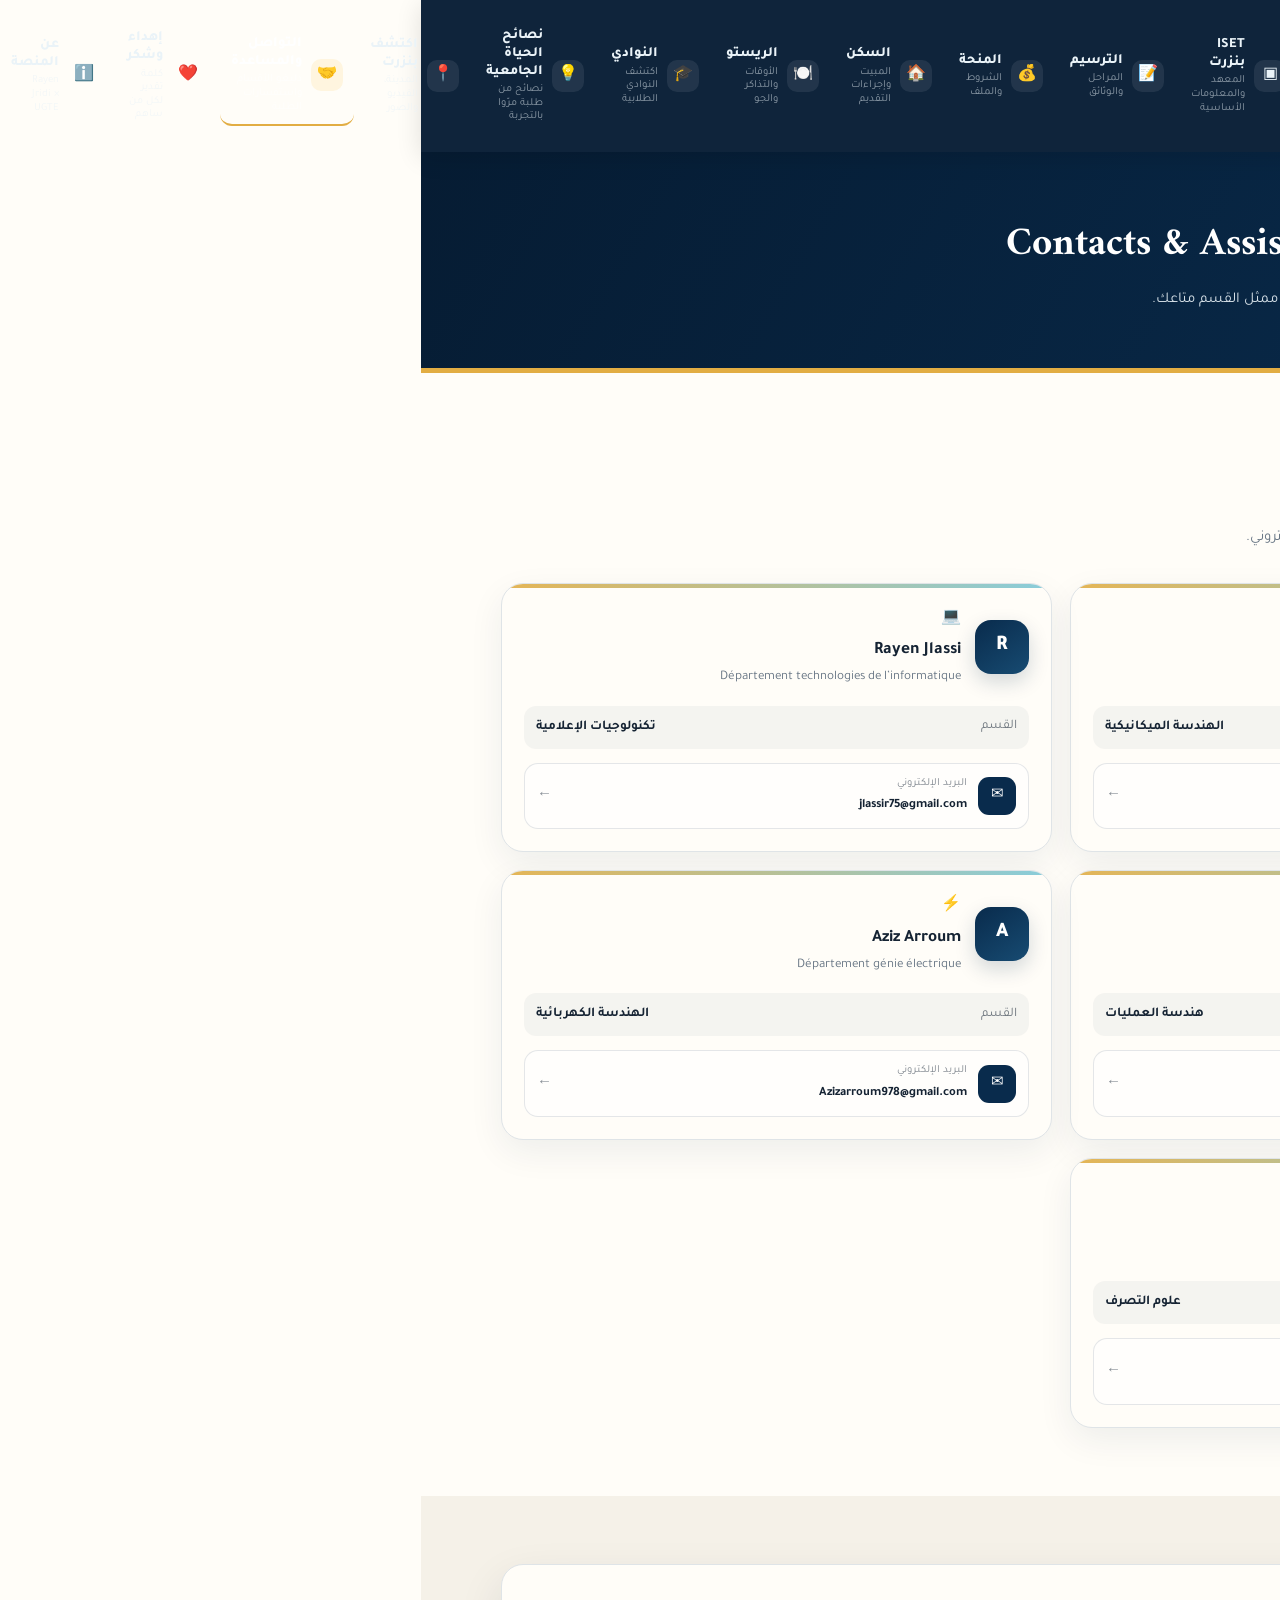
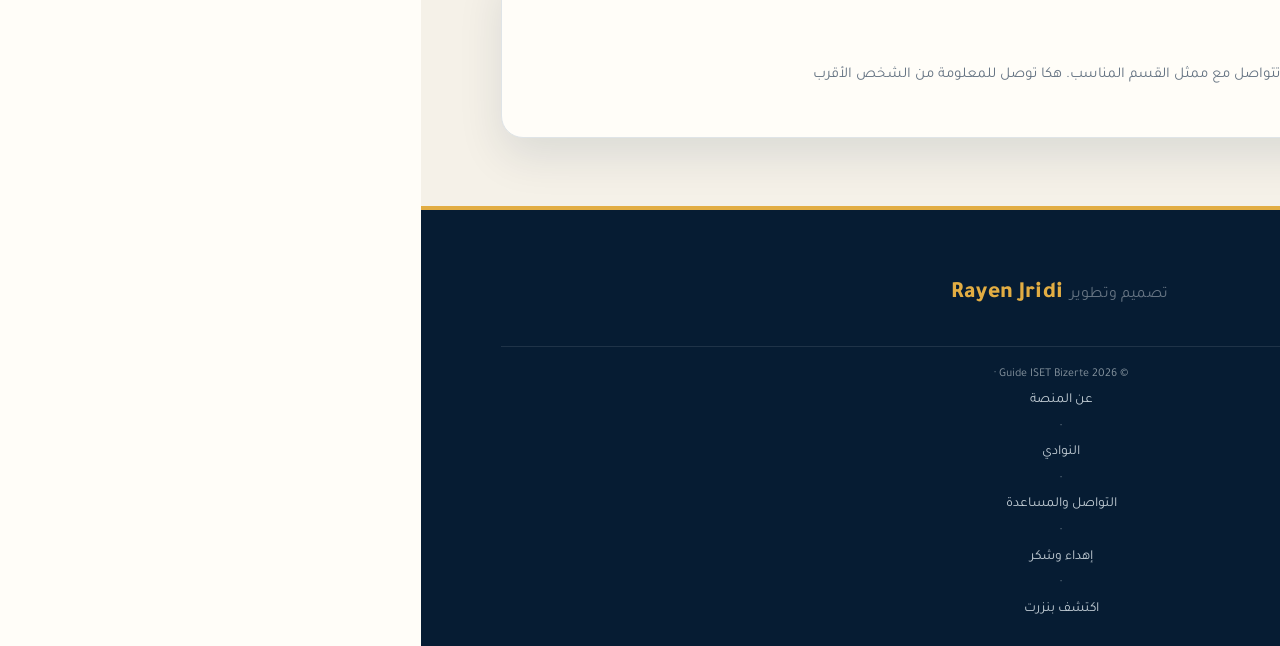
<file: contacts.html>
<!doctype html><html lang="ar" dir="rtl"><head><meta charset="utf-8"><meta name="viewport" content="width=device-width,initial-scale=1"><meta name="theme-color" content="#092b4c"><link rel="icon" href="assets/img/ugte-emblem.png"><link rel="stylesheet" href="assets/css/style.css?v=16"></head><body data-page="contacts"><title>التواصل والمساعدة الطلابية | Guide ISET Bizerte</title><meta name="description" content="تواصل مع ممثلي الأقسام في ISET Bizerte للاستفسارات والمساعدة الطلابية."><header class="site-header"><div class="wrap"><a class="brand" href="index.html"><img src="assets/img/ugte-emblem.png" alt="شعار UGTE"><span><strong>UGTE ISET Bizerte</strong><span>دليل ومرافقة الطالب</span></span></a><div class="site-tools"><button class="search-toggle" type="button" aria-label="بحث" title="البحث">⌕</button><button class="theme-toggle" type="button" aria-label="تبديل المظهر">☀️</button></div><button class="nav-toggle" aria-label="القائمة">☰</button><nav class="main-nav" aria-label="التنقل الرئيسي"><div class="nav-heading"><span class="nav-heading-icon">☰</span><div><strong>دليل UGTE ISET Bizerte</strong><small>اختر القسم الذي تريد الوصول إليه</small></div></div><ul><li><a href="index.html" data-page="home"><span class="nav-icon">⌂</span><span class="nav-copy"><b>الرئيسية</b><small>الصفحة الرئيسية</small></span><span class="nav-arrow">›</span></a></li>
<li><a href="iset.html" data-page="iset"><span class="nav-icon">▣</span><span class="nav-copy"><b>ISET بنزرت</b><small>المعهد والمعلومات الأساسية</small></span><span class="nav-arrow">›</span></a></li>
<li><a href="tarsim.html" data-page="tarsim"><span class="nav-icon">📝</span><span class="nav-copy"><b>الترسيم</b><small>المراحل والوثائق</small></span><span class="nav-arrow">›</span></a></li>
<li><a href="mancha.html" data-page="mancha"><span class="nav-icon">💰</span><span class="nav-copy"><b>المنحة</b><small>الشروط والملف</small></span><span class="nav-arrow">›</span></a></li>
<li><a href="sakan.html" data-page="sakan"><span class="nav-icon">🏠</span><span class="nav-copy"><b>السكن</b><small>المبيت وإجراءات التقديم</small></span><span class="nav-arrow">›</span></a></li>
<li><a href="resto.html" data-page="resto"><span class="nav-icon">🍽️</span><span class="nav-copy"><b>الريستو</b><small>الأوقات والتذاكر والجو</small></span><span class="nav-arrow">›</span></a></li>
<li><a href="clubs.html" data-page="clubs"><span class="nav-icon">🎓</span><span class="nav-copy"><b>النوادي</b><small>اكتشف النوادي الطلابية</small></span><span class="nav-arrow">›</span></a></li>
<li><a href="tips.html" data-page="tips"><span class="nav-icon">💡</span><span class="nav-copy"><b>نصائح الحياة الجامعية</b><small>نصائح من طلبة مرّوا بالتجربة</small></span><span class="nav-arrow">›</span></a></li>
<li><a href="bizerte.html" data-page="bizerte"><span class="nav-icon">📍</span><span class="nav-copy"><b>اكتشف بنزرت</b><small>المدينة، الفيديو والصور</small></span><span class="nav-arrow">›</span></a></li>
<li><a href="contacts.html" data-page="contacts"><span class="nav-icon">🤝</span><span class="nav-copy"><b>التواصل والمساعدة</b><small>دليغو الأقسام واستفسارات الطلبة</small></span><span class="nav-arrow">›</span></a></li>
<li><a href="dedication.html" data-page="dedication"><span class="nav-icon">❤️</span><span class="nav-copy"><b>إهداء وشكر</b><small>كلمة تقدير لكل من ساهم</small></span><span class="nav-arrow">›</span></a></li><li><a href="about.html" data-page="about"><span class="nav-icon">ℹ️</span><span class="nav-copy"><b>عن المنصة</b><small>Rayen Jridi × UGTE</small></span><span class="nav-arrow">›</span></a></li></ul><div class="nav-footer"><span>العربية</span><span>☀️ / 🌙</span></div></nav><div class="nav-backdrop" data-nav-close></div></div></header><div class="search-overlay" id="site-search" aria-hidden="true"><div class="search-backdrop" data-search-close></div><section class="search-panel" role="dialog" aria-modal="true" aria-labelledby="search-title"><div class="search-top"><div><span class="search-kicker">UGTE ISET Bizerte</span><h2 id="search-title" data-search-title>البحث في الدليل</h2></div><button class="search-close" type="button" data-search-close aria-label="إغلاق">×</button></div><div class="search-input-wrap"><span>⌕</span><input id="site-search-input" type="search" autocomplete="off" placeholder="ابحث عن الترسيم، النوادي، التواصل..."/><kbd>ESC</kbd></div><div class="search-hints" id="search-hints"><button type="button" data-query="الترسيم">📝 الترسيم</button><button type="button" data-query="المنحة">💰 المنحة</button><button type="button" data-query="الريستو">🍽️ الريستو</button><button type="button" data-query="النوادي">🎓 النوادي</button><button type="button" data-query="التواصل">🤝 التواصل</button><button type="button" data-query="بنزرت">📍 بنزرت</button><button type="button" data-query="Rayen Jridi">👤 Rayen Jridi</button><button type="button" data-query="UGTE">🤝 UGTE</button></div><div class="search-results" id="search-results" aria-live="polite"></div></section></div><section class="page-hero"><div class="wrap"><div class="breadcrumb"><a href="index.html">الرئيسية</a> ← التواصل والمساعدة</div><h1>🤝 Contacts &amp; Assistance Étudiantes</h1><p>للاستفسار أو طلب المساعدة، تنجم تتواصل مباشرة مع ممثل القسم متاعك.</p></div></section><section><div class="wrap"><div class="section-head"><span class="kicker">01 • ممثلو الأقسام</span><h2>دليغو الأقسام</h2><p>اختر القسم متاعك وتواصل مع الـ délégué عبر البريد الإلكتروني.</p></div><div class="delegate-grid"><article class="delegate-card"><div class="delegate-top"><div class="delegate-avatar">A</div><div><span class="delegate-dept-icon">⚙️</span><h3>Amen Allah Jeridi</h3><p>Département mécanique</p></div></div><div class="delegate-dept"><span>القسم</span><strong>الهندسة الميكانيكية</strong></div><a class="delegate-mail" href="mailto:amenjeridi40@gmail.com"><span class="mail-icon">✉</span><span><small>البريد الإلكتروني</small><b>amenjeridi40@gmail.com</b></span><span class="mail-arrow">←</span></a></article><article class="delegate-card"><div class="delegate-top"><div class="delegate-avatar">R</div><div><span class="delegate-dept-icon">💻</span><h3>Rayen Jlassi</h3><p>Département technologies de l’informatique</p></div></div><div class="delegate-dept"><span>القسم</span><strong>تكنولوجيات الإعلامية</strong></div><a class="delegate-mail" href="mailto:jlassir75@gmail.com"><span class="mail-icon">✉</span><span><small>البريد الإلكتروني</small><b>jlassir75@gmail.com</b></span><span class="mail-arrow">←</span></a></article><article class="delegate-card"><div class="delegate-top"><div class="delegate-avatar">D</div><div><span class="delegate-dept-icon">🧪</span><h3>Dhouha Ben Boubaker</h3><p>Département génie des procédés</p></div></div><div class="delegate-dept"><span>القسم</span><strong>هندسة العمليات</strong></div><a class="delegate-mail" href="mailto:Benboubakerdhouha@gmail.com"><span class="mail-icon">✉</span><span><small>البريد الإلكتروني</small><b>Benboubakerdhouha@gmail.com</b></span><span class="mail-arrow">←</span></a></article><article class="delegate-card"><div class="delegate-top"><div class="delegate-avatar">A</div><div><span class="delegate-dept-icon">⚡</span><h3>Aziz Arroum</h3><p>Département génie électrique</p></div></div><div class="delegate-dept"><span>القسم</span><strong>الهندسة الكهربائية</strong></div><a class="delegate-mail" href="mailto:Azizarroum978@gmail.com"><span class="mail-icon">✉</span><span><small>البريد الإلكتروني</small><b>Azizarroum978@gmail.com</b></span><span class="mail-arrow">←</span></a></article><article class="delegate-card"><div class="delegate-top"><div class="delegate-avatar">O</div><div><span class="delegate-dept-icon">💼</span><h3>Oussema Maalaoui</h3><p>Département science de gestion</p></div></div><div class="delegate-dept"><span>القسم</span><strong>علوم التصرف</strong></div><a class="delegate-mail" href="mailto:omaalaoui703@gmail.com"><span class="mail-icon">✉</span><span><small>البريد الإلكتروني</small><b>omaalaoui703@gmail.com</b></span><span class="mail-arrow">←</span></a></article></div></div></section><section class="paper2"><div class="wrap"><div class="contact-note"><div class="contact-note-icon">💬</div><div><span class="kicker">02 • مساعدة طلابية</span><h2>عندك استفسار؟</h2><p>إذا كان عندك سؤال يخص قسمك، حاول تتواصل مع ممثل القسم المناسب. هكا توصل للمعلومة من الشخص الأقرب للطلبة في القسم.</p></div></div></div></section><footer class="site-footer"><div class="creator-credit"><span>تصميم وتطوير</span> <strong>Rayen Jridi</strong></div><div class="wrap footer-bottom">© 2026 Guide ISET Bizerte · <a href="about.html">عن المنصة</a> · <a href="clubs.html">النوادي</a> · <a href="contacts.html">التواصل والمساعدة</a> · <a href="dedication.html">إهداء وشكر</a> · <a href="bizerte.html">اكتشف بنزرت</a></div></footer><script src="assets/js/main.js?v=18"></script></body></html>
</file>
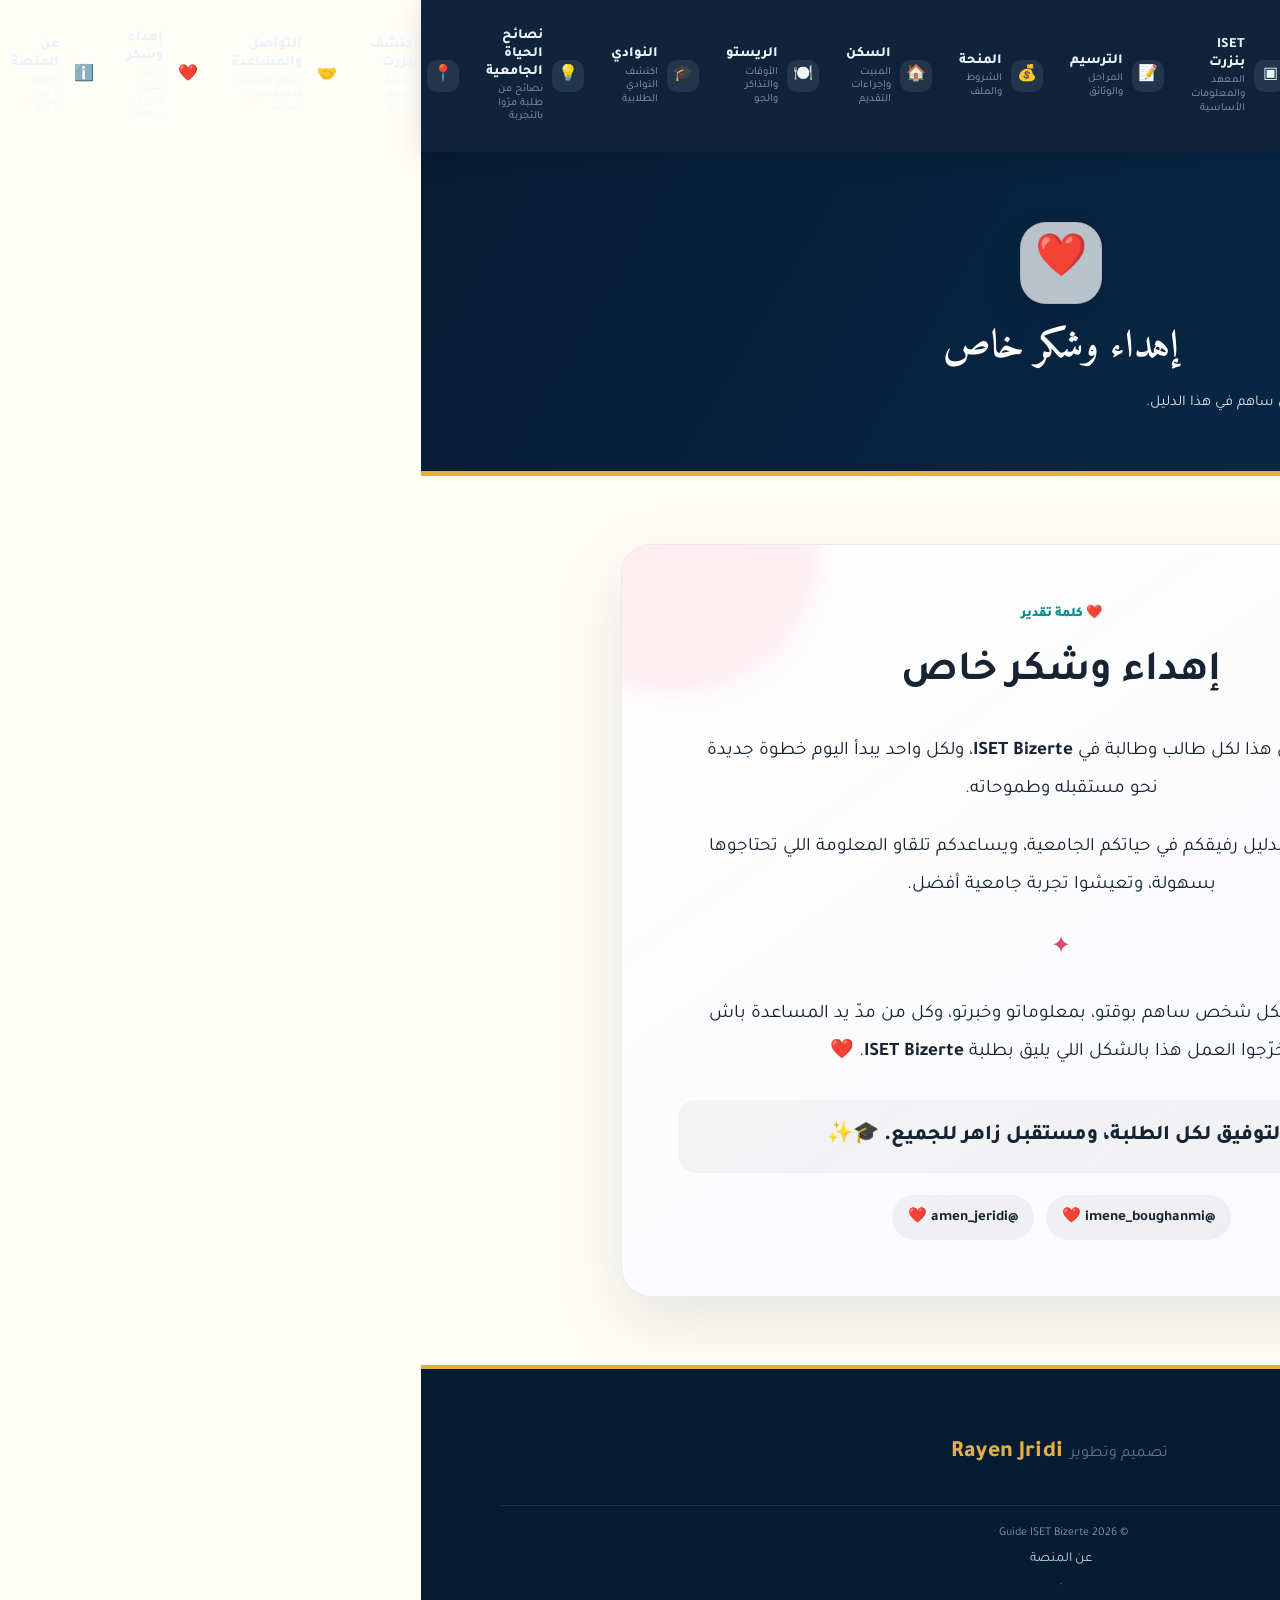
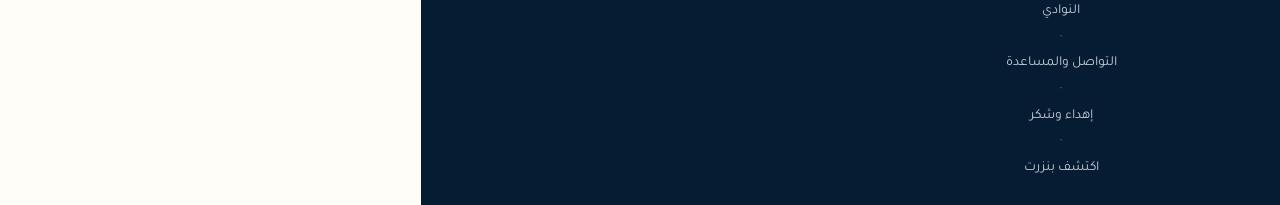
<file: dedication.html>
<!DOCTYPE html><html lang="ar" dir="rtl"><head><meta charset="UTF-8"><meta name="viewport" content="width=device-width,initial-scale=1.0"><meta name="description" content="إهداء وشكر خاص من Guide ISET Bizerte لكل الطلبة وكل من ساهم في الدليل."><title>إهداء وشكر خاص • Guide ISET Bizerte</title><link rel="stylesheet" href="assets/css/style.css?v=17"></head><body><header class="site-header"><div class="wrap"><a class="brand" href="index.html"><img src="assets/img/ugte-emblem.png" alt="شعار UGTE"><span><strong>UGTE ISET Bizerte</strong><span>دليل ومرافقة الطالب</span></span></a><div class="site-tools"><button class="search-toggle" type="button" aria-label="بحث" title="البحث">⌕</button><button class="theme-toggle" type="button" aria-label="تبديل المظهر">☀️</button></div><button class="nav-toggle" aria-label="القائمة">☰</button><nav class="main-nav" aria-label="التنقل الرئيسي"><div class="nav-heading"><span class="nav-heading-icon">☰</span><div><strong>دليل UGTE ISET Bizerte</strong><small>اختر القسم الذي تريد الوصول إليه</small></div></div><ul>
<li><a href="index.html" data-page="home"><span class="nav-icon">⌂</span><span class="nav-copy"><b>الرئيسية</b><small>الصفحة الرئيسية</small></span><span class="nav-arrow">›</span></a></li>
<li><a href="iset.html" data-page="iset"><span class="nav-icon">▣</span><span class="nav-copy"><b>ISET بنزرت</b><small>المعهد والمعلومات الأساسية</small></span><span class="nav-arrow">›</span></a></li>
<li><a href="tarsim.html" data-page="tarsim"><span class="nav-icon">📝</span><span class="nav-copy"><b>الترسيم</b><small>المراحل والوثائق</small></span><span class="nav-arrow">›</span></a></li>
<li><a href="mancha.html" data-page="mancha"><span class="nav-icon">💰</span><span class="nav-copy"><b>المنحة</b><small>الشروط والملف</small></span><span class="nav-arrow">›</span></a></li>
<li><a href="sakan.html" data-page="sakan"><span class="nav-icon">🏠</span><span class="nav-copy"><b>السكن</b><small>المبيت وإجراءات التقديم</small></span><span class="nav-arrow">›</span></a></li>
<li><a href="resto.html" data-page="resto"><span class="nav-icon">🍽️</span><span class="nav-copy"><b>الريستو</b><small>الأوقات والتذاكر والجو</small></span><span class="nav-arrow">›</span></a></li>
<li><a href="clubs.html" data-page="clubs"><span class="nav-icon">🎓</span><span class="nav-copy"><b>النوادي</b><small>اكتشف النوادي الطلابية</small></span><span class="nav-arrow">›</span></a></li>
<li><a href="tips.html" data-page="tips"><span class="nav-icon">💡</span><span class="nav-copy"><b>نصائح الحياة الجامعية</b><small>نصائح من طلبة مرّوا بالتجربة</small></span><span class="nav-arrow">›</span></a></li>
<li><a href="bizerte.html" data-page="bizerte"><span class="nav-icon">📍</span><span class="nav-copy"><b>اكتشف بنزرت</b><small>المدينة، الفيديو والصور</small></span><span class="nav-arrow">›</span></a></li>
<li><a href="contacts.html" data-page="contacts"><span class="nav-icon">🤝</span><span class="nav-copy"><b>التواصل والمساعدة</b><small>دليغو الأقسام واستفسارات الطلبة</small></span><span class="nav-arrow">›</span></a></li>
<li><a href="dedication.html" data-page="dedication"><span class="nav-icon">❤️</span><span class="nav-copy"><b>إهداء وشكر</b><small>كلمة تقدير لكل من ساهم</small></span><span class="nav-arrow">›</span></a></li><li><a href="about.html" data-page="about"><span class="nav-icon">ℹ️</span><span class="nav-copy"><b>عن المنصة</b><small>Rayen Jridi × UGTE</small></span><span class="nav-arrow">›</span></a></li>
</ul><div class="nav-footer"><span>العربية</span><span>☀️ / 🌙</span></div></nav><div class="nav-backdrop" data-nav-close></div></div></header><div class="search-overlay" id="site-search" aria-hidden="true"><div class="search-backdrop" data-search-close></div><section class="search-panel" role="dialog" aria-modal="true" aria-labelledby="search-title"><div class="search-top"><div><span class="search-kicker">UGTE ISET Bizerte</span><h2 id="search-title" data-search-title>البحث في الدليل</h2></div><button class="search-close" type="button" data-search-close aria-label="إغلاق">×</button></div><div class="search-input-wrap"><span>⌕</span><input id="site-search-input" type="search" autocomplete="off" placeholder="ابحث عن الترسيم، النوادي، بنزرت، Rayen Jridi..."/><kbd>ESC</kbd></div><div class="search-hints" id="search-hints"><button type="button" data-query="الترسيم">📝 الترسيم</button><button type="button" data-query="المنحة">💰 المنحة</button><button type="button" data-query="الريستو">🍽️ الريستو</button><button type="button" data-query="النوادي">🎓 النوادي</button><button type="button" data-query="بنزرت">📍 بنزرت</button><button type="button" data-query="Rayen Jridi">👤 Rayen Jridi</button><button type="button" data-query="UGTE">🤝 UGTE</button></div><div class="search-results" id="search-results" aria-live="polite"></div></section></div><section class="page-hero dedication-hero"><div class="wrap"><div class="breadcrumb"><a href="index.html">الرئيسية</a> ← إهداء وشكر خاص</div><div class="dedication-mark">❤️</div><h1>إهداء وشكر خاص</h1><p>كلمة من القلب لكل طالب وطالبة ولكل من ساهم في هذا الدليل.</p></div></section>
<section><div class="wrap"><article class="dedication-card"><div class="dedication-glow"></div><span class="kicker">❤️ كلمة تقدير</span><h2>إهداء وشكر خاص</h2><p>نحبّو نهديوا الدليل هذا لكل طالب وطالبة في <strong>ISET Bizerte</strong>، ولكل واحد يبدأ اليوم خطوة جديدة نحو مستقبله وطموحاته.</p><p>نتمنّاو يكون هذا الدليل رفيقكم في حياتكم الجامعية، ويساعدكم تلقاو المعلومة اللي تحتاجوها بسهولة، وتعيشوا تجربة جامعية أفضل.</p><div class="dedication-divider">✦</div><p>وشكر من القلب لكل شخص ساهم بوقتو، بمعلوماتو وخبرتو، وكل من مدّ يد المساعدة باش نخرّجوا العمل هذا بالشكل اللي يليق بطلبة <strong>ISET Bizerte</strong>. ❤️</p><div class="dedication-final">بالتوفيق لكل الطلبة، ومستقبل زاهر للجميع. 🎓✨</div><div class="dedication-mentions"><span>@imene_boughanmi ❤️</span><span>@amen_jeridi ❤️</span></div></article></div></section><footer class="site-footer"><div class="creator-credit"><span>تصميم وتطوير</span> <strong>Rayen Jridi</strong></div><div class="wrap footer-bottom">© 2026 Guide ISET Bizerte · <a href="about.html">عن المنصة</a> · <a href="clubs.html">النوادي</a> · <a href="contacts.html">التواصل والمساعدة</a> · <a href="dedication.html">إهداء وشكر</a> · <a href="bizerte.html">اكتشف بنزرت</a></div></footer><script src="assets/js/main.js?v=18"></script></body></html>
</file>
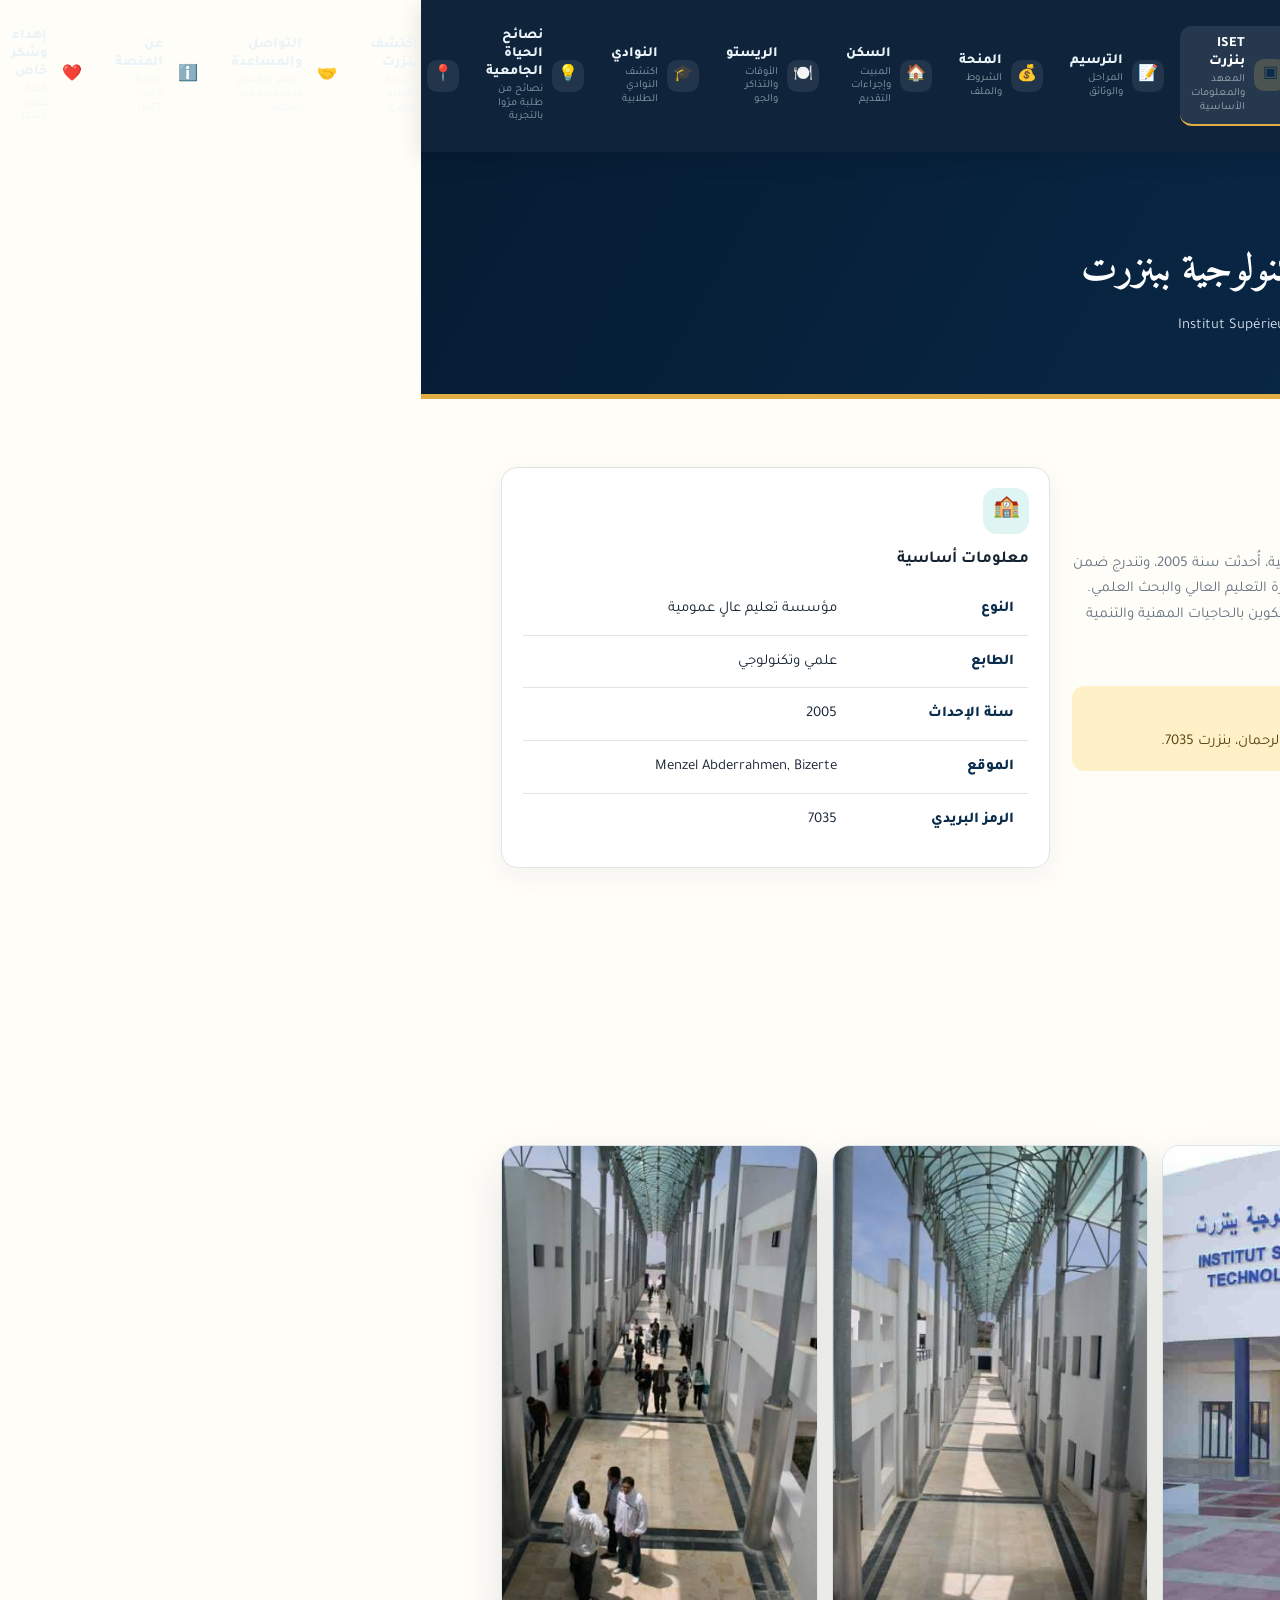
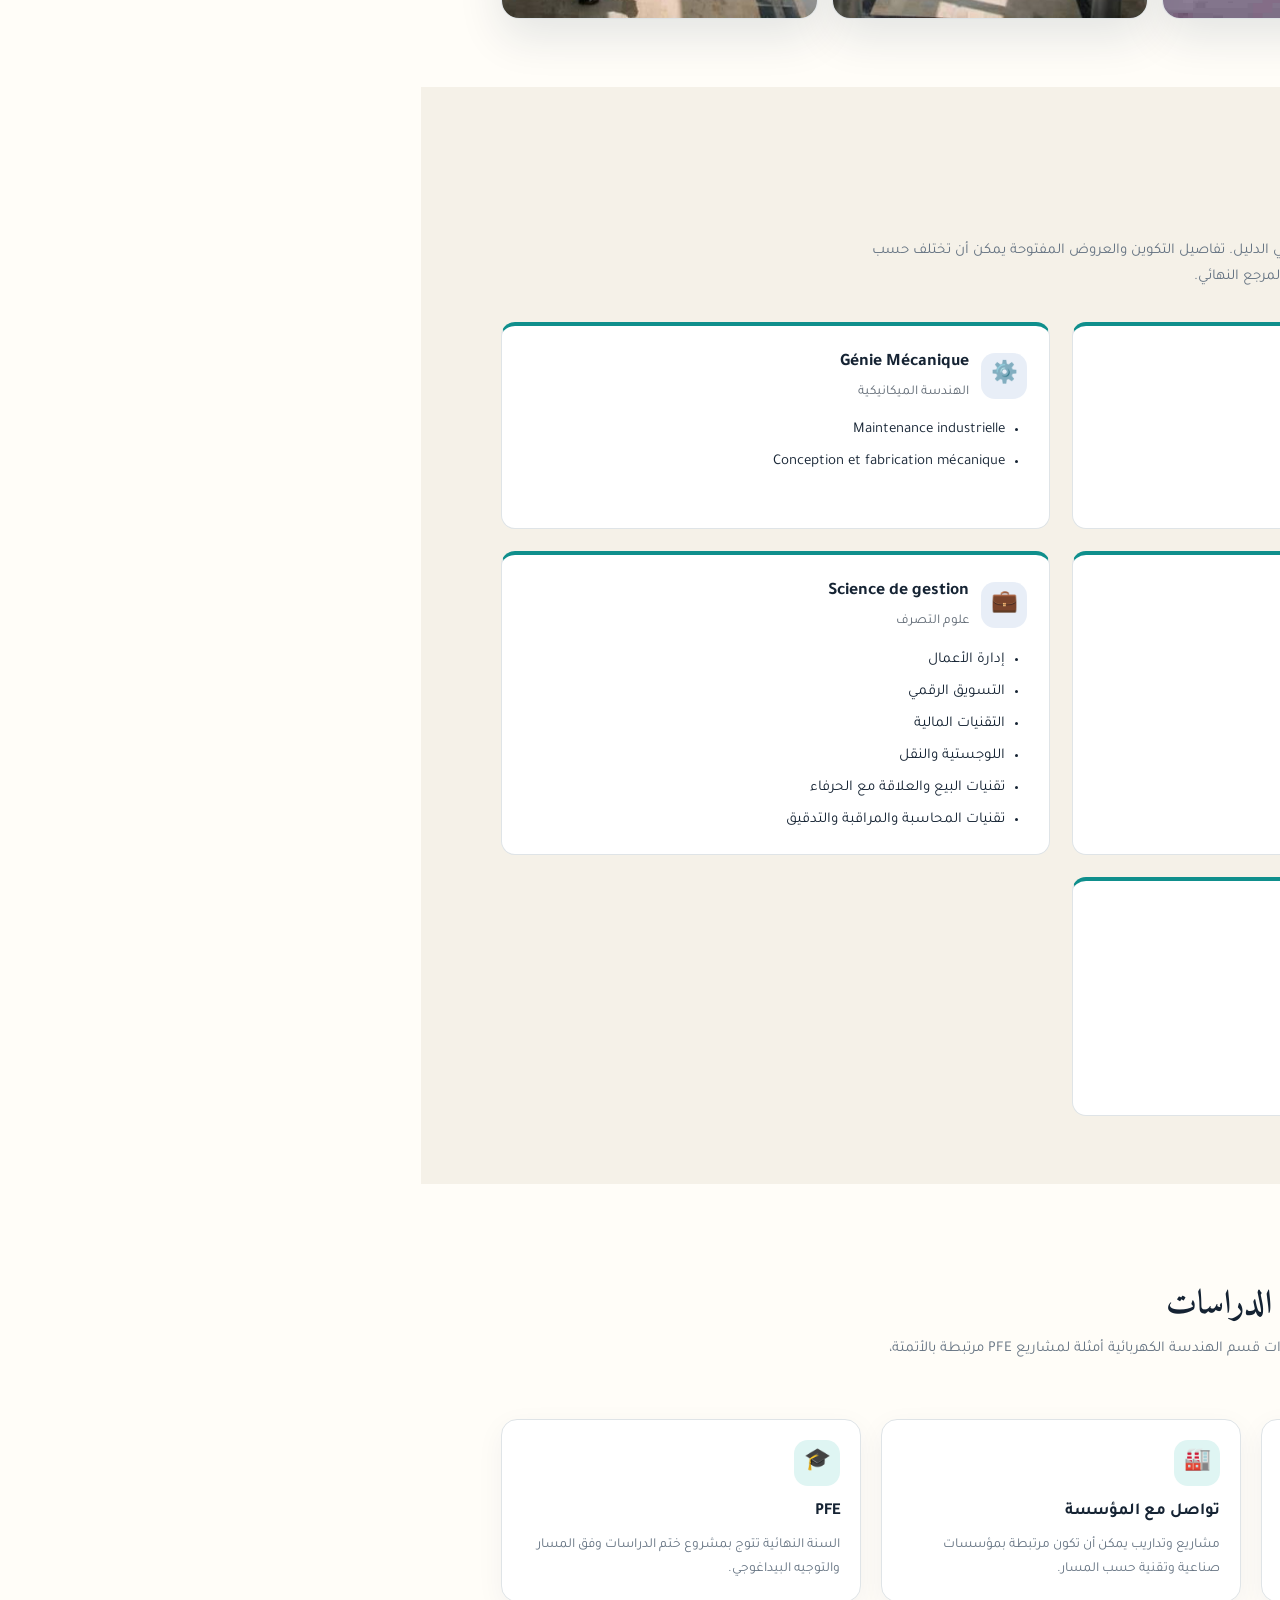
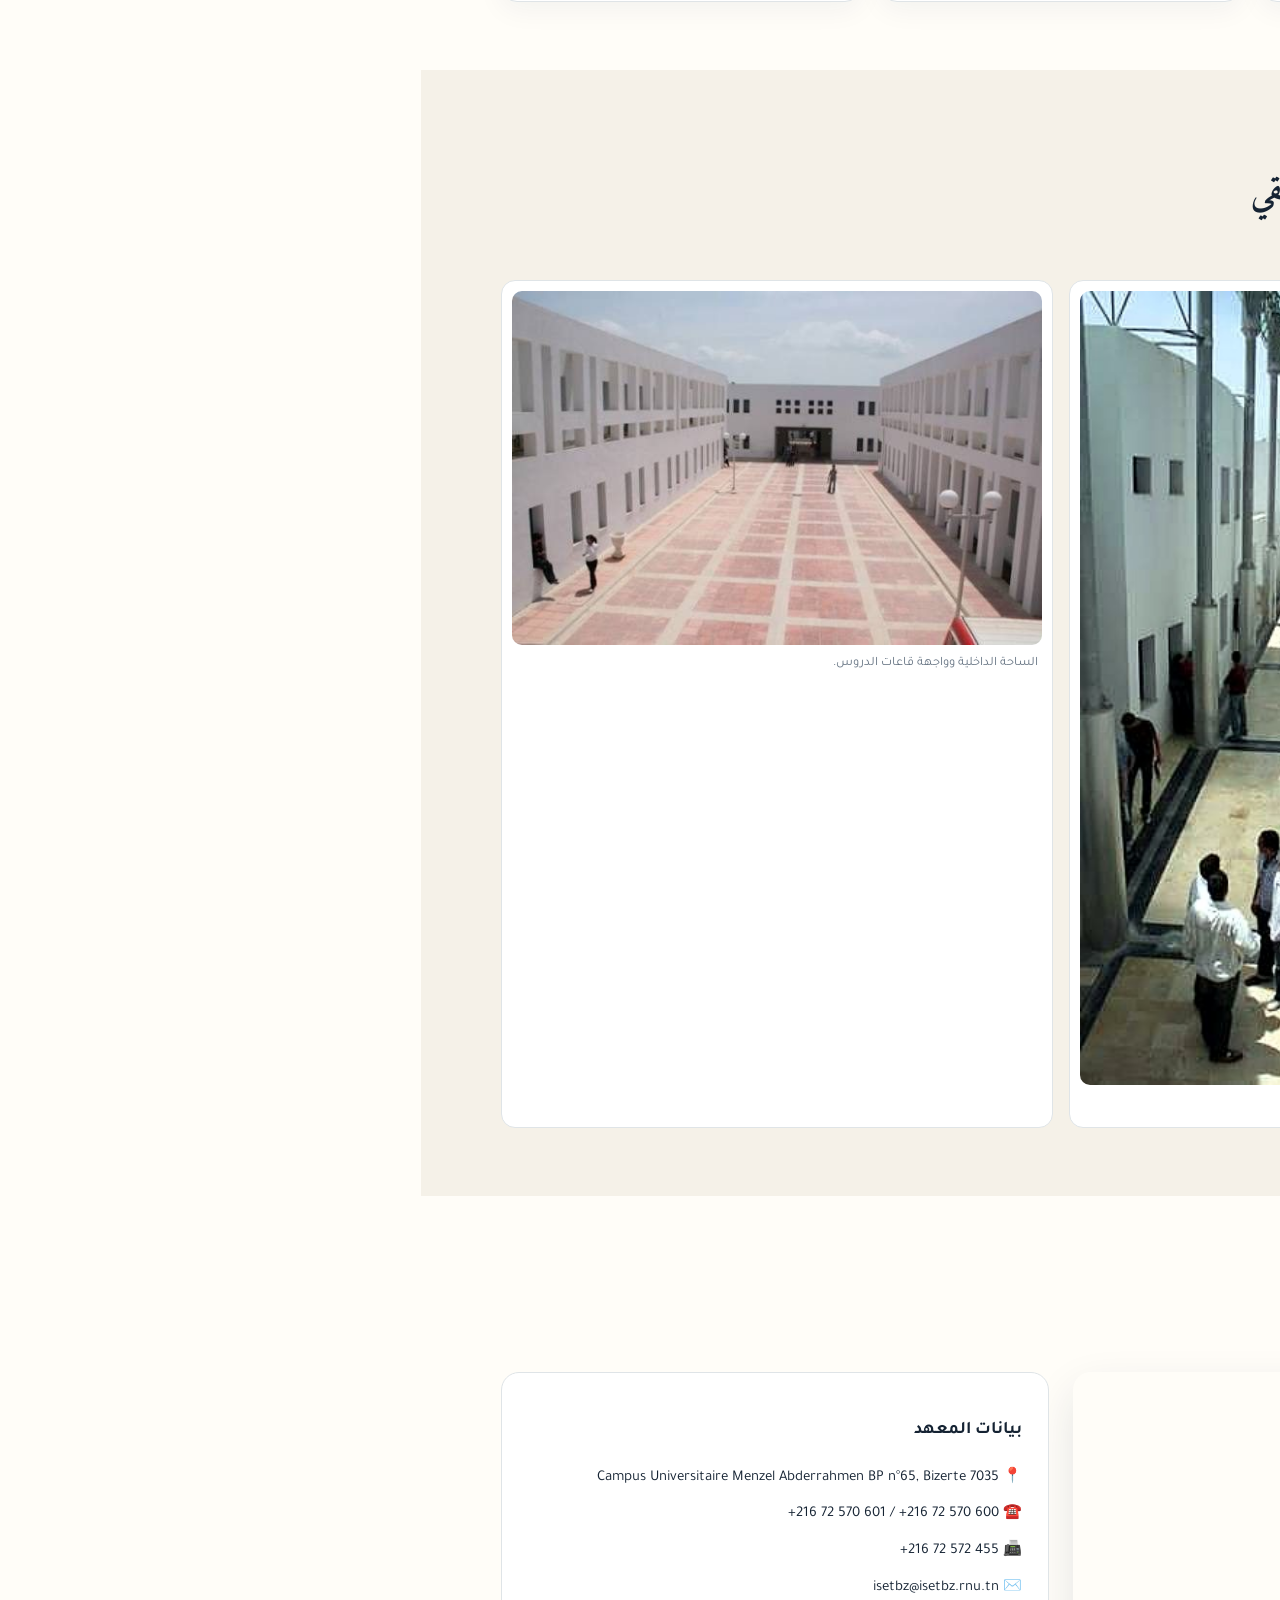
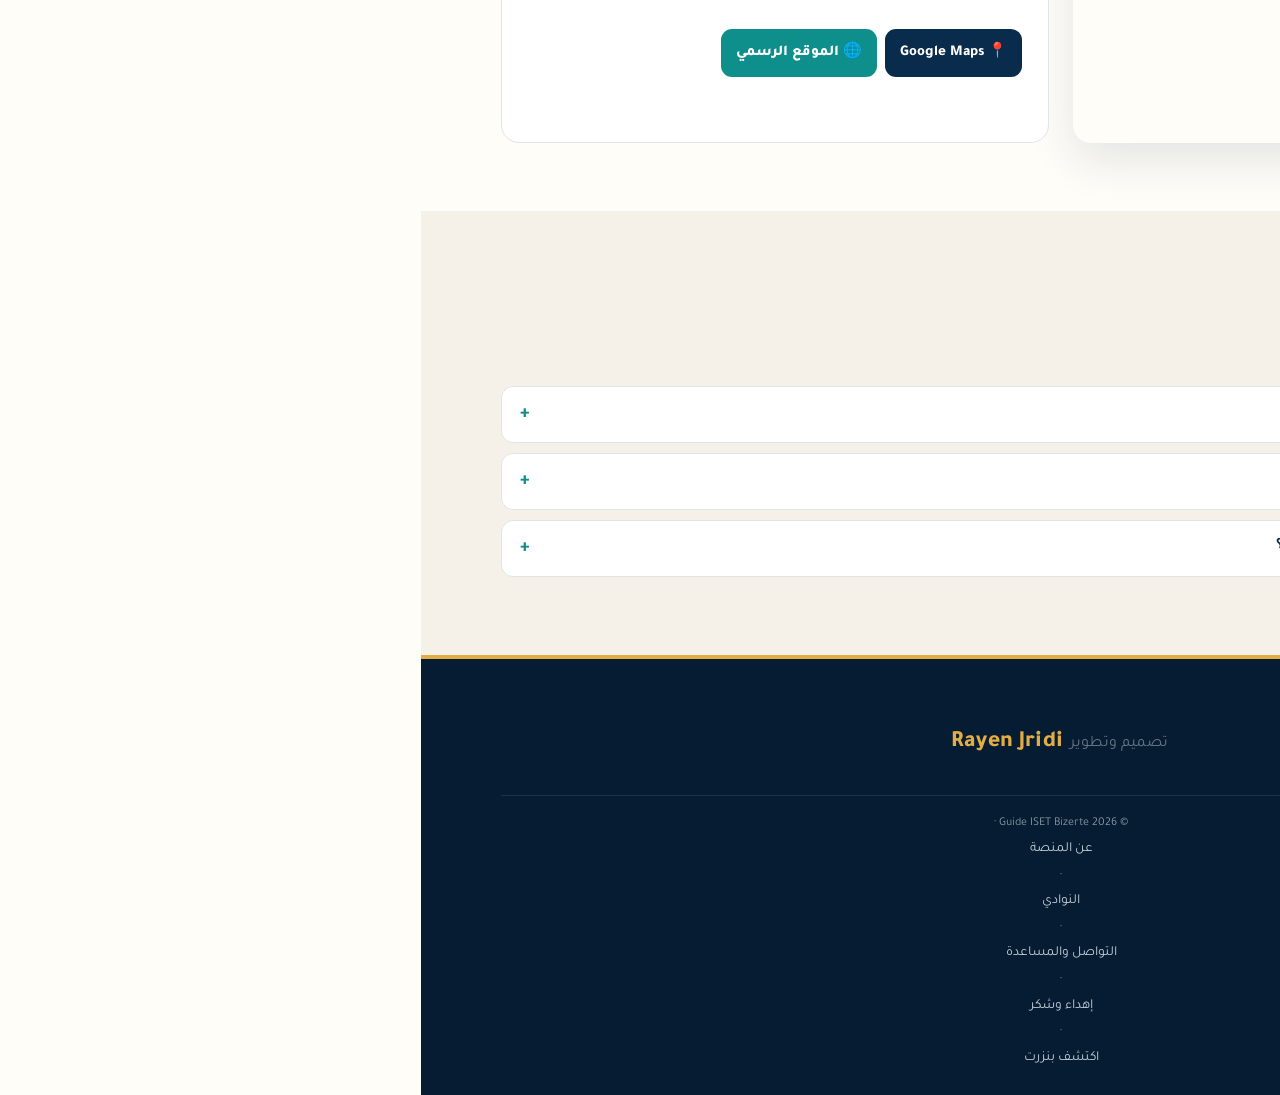
<file: iset.html>
<!DOCTYPE html>
<html dir="rtl" lang="ar"><head><meta charset="utf-8"/><meta content="width=device-width,initial-scale=1" name="viewport"/><title>ISET بنزرت | معلومات، اختصاصات، اتصال وخريطة</title><meta content="معلومات عن المعهد العالي للدراسات التكنولوجية ببنزرت: التاريخ، المهمة، الاختصاصات، العنوان، الاتصال وGoogle Maps." name="description"/><meta content="#092b4c" name="theme-color"/><meta content="website" property="og:type"/><meta content="UGTE ISET Bizerte" property="og:site_name"/><meta content="ar_TN" property="og:locale"/><meta content="ISET بنزرت | معلومات، اختصاصات، اتصال وخريطة" property="og:title"/><meta content="معلومات عن المعهد العالي للدراسات التكنولوجية ببنزرت: التاريخ، المهمة، الاختصاصات، العنوان، الاتصال وGoogle Maps." property="og:description"/><meta content="https://rayenjridi.github.io/assets/img/ugte-emblem.png" property="og:image"/><meta content="https://rayenjridi.github.io/iset.html" property="og:url"/><meta content="summary" name="twitter:card"/><meta content="ISET بنزرت | معلومات، اختصاصات، اتصال وخريطة" name="twitter:title"/><meta content="معلومات عن المعهد العالي للدراسات التكنولوجية ببنزرت: التاريخ، المهمة، الاختصاصات، العنوان، الاتصال وGoogle Maps." name="twitter:description"/><meta content="https://rayenjridi.github.io/assets/img/ugte-emblem.png" name="twitter:image"/><link href="assets/img/ugte-emblem.png" rel="icon"/><link href="assets/css/style.css" rel="stylesheet"/></head><body data-page="iset"><header class="site-header"><div class="wrap"><a class="brand" href="index.html"><img alt="شعار UGTE" src="assets/img/ugte-emblem.png"/><span><strong>UGTE ISET Bizerte</strong><span>دليل ومرافقة الطالب</span></span></a><div class="site-tools"><button aria-label="بحث" class="search-toggle" title="البحث" type="button">⌕</button><button aria-label="تبديل المظهر" class="theme-toggle" type="button">☀️</button></div><button aria-label="القائمة" class="nav-toggle">☰</button><nav aria-label="التنقل الرئيسي" class="main-nav"><div class="nav-heading"><span class="nav-heading-icon">☰</span><div><strong>دليل UGTE ISET Bizerte</strong><small>اختر القسم الذي تريد الوصول إليه</small></div></div><ul>
<li><a data-page="home" href="index.html"><span class="nav-icon">⌂</span><span class="nav-copy"><b>الرئيسية</b><small>الصفحة الرئيسية</small></span><span class="nav-arrow">›</span></a></li>
<li><a data-page="iset" href="iset.html"><span class="nav-icon">▣</span><span class="nav-copy"><b>ISET بنزرت</b><small>المعهد والمعلومات الأساسية</small></span><span class="nav-arrow">›</span></a></li>
<li><a data-page="tarsim" href="tarsim.html"><span class="nav-icon">📝</span><span class="nav-copy"><b>الترسيم</b><small>المراحل والوثائق</small></span><span class="nav-arrow">›</span></a></li>
<li><a data-page="mancha" href="mancha.html"><span class="nav-icon">💰</span><span class="nav-copy"><b>المنحة</b><small>الشروط والملف</small></span><span class="nav-arrow">›</span></a></li>
<li><a data-page="sakan" href="sakan.html"><span class="nav-icon">🏠</span><span class="nav-copy"><b>السكن</b><small>المبيت وإجراءات التقديم</small></span><span class="nav-arrow">›</span></a></li>
<li><a data-page="resto" href="resto.html"><span class="nav-icon">🍽️</span><span class="nav-copy"><b>الريستو</b><small>الأوقات والتذاكر والجو</small></span><span class="nav-arrow">›</span></a></li>
<li><a data-page="clubs" href="clubs.html"><span class="nav-icon">🎓</span><span class="nav-copy"><b>النوادي</b><small>اكتشف النوادي الطلابية</small></span><span class="nav-arrow">›</span></a></li>
<li><a data-page="tips" href="tips.html"><span class="nav-icon">💡</span><span class="nav-copy"><b>نصائح الحياة الجامعية</b><small>نصائح من طلبة مرّوا بالتجربة</small></span><span class="nav-arrow">›</span></a></li>
<li><a data-page="bizerte" href="bizerte.html"><span class="nav-icon">📍</span><span class="nav-copy"><b>اكتشف بنزرت</b><small>المدينة، الفيديو والصور</small></span><span class="nav-arrow">›</span></a></li>
<li><a data-page="contacts" href="contacts.html"><span class="nav-icon">🤝</span><span class="nav-copy"><b>التواصل والمساعدة</b><small>دليغو الأقسام واستفسارات الطلبة</small></span><span class="nav-arrow">›</span></a></li>
<li><a data-page="about" href="about.html"><span class="nav-icon">ℹ️</span><span class="nav-copy"><b>عن المنصة</b><small>Rayen Jridi × UGTE</small></span><span class="nav-arrow">›</span></a></li>
<li><a data-page="dedication" href="dedication.html"><span class="nav-icon">❤️</span><span class="nav-copy"><b>إهداء وشكر خاص</b><small>كلمة تقدير وشكر</small></span><span class="nav-arrow">›</span></a></li>
</ul><div class="nav-footer"><span>العربية</span><span>☀️ / 🌙</span></div></nav><div class="nav-backdrop" data-nav-close=""></div></div></header>
<div aria-hidden="true" class="search-overlay" id="site-search"><div class="search-backdrop" data-search-close=""></div><section aria-labelledby="search-title" aria-modal="true" class="search-panel" role="dialog"><div class="search-top"><div><span class="search-kicker">UGTE ISET Bizerte</span><h2 data-search-title="" id="search-title">البحث في الدليل</h2></div><button aria-label="إغلاق" class="search-close" data-search-close="" type="button">×</button></div><div class="search-input-wrap"><span>⌕</span><input autocomplete="off" id="site-search-input" placeholder="ابحث عن الترسيم، النوادي، بنزرت، Rayen Jridi..." type="search"/><kbd>ESC</kbd></div><div class="search-hints" id="search-hints"><button data-query="الترسيم" type="button">📝 الترسيم</button><button data-query="المنحة" type="button">💰 المنحة</button><button data-query="الريستو" type="button">🍽️ الريستو</button><button data-query="النوادي" type="button">🎓 النوادي</button><button data-query="بنزرت" type="button">📍 بنزرت</button><button data-query="Rayen Jridi" type="button">👤 Rayen Jridi</button><button data-query="UGTE" type="button">🤝 UGTE</button></div><div aria-live="polite" class="search-results" id="search-results"></div></section></div>


<div class="page-hero"><div class="wrap"><div class="breadcrumb"><a href="index.html">الرئيسية</a> ← ISET بنزرت</div><span class="kicker" style="color:#ffd56c">المؤسسة الجامعية</span><h1>المعهد العالي للدراسات التكنولوجية ببنزرت</h1><p>Institut Supérieur des Études Technologiques de Bizerte — ISET Bizerte</p></div></div>
<section><div class="wrap"><div class="grid-2"><div><div class="section-head"><span class="kicker">تعريف</span><h2>شنوة هو ISET Bizerte؟</h2><p>ISET بنزرت مؤسسة عمومية ذات صبغة علمية وتكنولوجية، أُحدثت سنة 2005، وتندرج ضمن منظومة الإدارة العامة للدراسات التكنولوجية التابعة لوزارة التعليم العالي والبحث العلمي. تتمثل مهمتها في تكوين طلبة بمهارات تطبيقية وربط التكوين بالحاجيات المهنية والتنمية الجهوية.</p></div><div class="notice"><div><strong>معلومة مهمة</strong>المعهد موجود في Campus Universitaire بمنزل عبد الرحمان، بنزرت 7035.</div></div></div><div class="card"><div class="icon">🏫</div><h3>معلومات أساسية</h3><table class="info-table"><tr><td>النوع</td><td>مؤسسة تعليم عالٍ عمومية</td></tr><tr><td>الطابع</td><td>علمي وتكنولوجي</td></tr><tr><td>سنة الإحداث</td><td>2005</td></tr><tr><td>الموقع</td><td>Menzel Abderrahmen, Bizerte</td></tr><tr><td>الرمز البريدي</td><td>7035</td></tr></table></div></div></div></section>
<section><div class="wrap"><div class="section-head"><span class="kicker">ISET Bizerte</span><h2>صور من المعهد</h2><p>لمحة بصرية عن ISET بنزرت.</p></div><div class="iset-photo-gallery"><div><img src="assets/img/iset/Mater_iset_bizerte_2018.jpg" alt="ISET Bizerte" loading="lazy"></div><div><img src="assets/img/iset/images (1).jpeg" alt="ISET Bizerte" loading="lazy"></div><div><img src="assets/img/iset/images (2).jpeg" alt="ISET Bizerte" loading="lazy"></div></div></div></section>
<section class="paper2"><div class="wrap"><div class="section-head"><span class="kicker">التكوين • Spécialités</span><h2>الأقسام والاختصاصات</h2><p>اكتشف أهم الاختصاصات المرتبطة بالأقسام المذكورة في الدليل. تفاصيل التكوين والعروض المفتوحة يمكن أن تختلف حسب السنة الجامعية، لذلك يبقى العرض الرسمي للمعهد هو المرجع النهائي.</p></div><div class="grid-2 specialty-grid">
<div class="dept-card specialty-card"><div class="specialty-title"><span class="specialty-icon">⚡</span><div><h3>Génie Électrique</h3><small>الهندسة الكهربائية</small></div></div><ul class="specialty-list"><li>Électronique et systèmes embarqués</li><li>Électricité et énergie renouvelable</li><li>Automatisme et informatique industrielle</li></ul></div>
<div class="dept-card specialty-card"><div class="specialty-title"><span class="specialty-icon">⚙️</span><div><h3>Génie Mécanique</h3><small>الهندسة الميكانيكية</small></div></div><ul class="specialty-list"><li>Maintenance industrielle</li><li>Conception et fabrication mécanique</li></ul></div>
<div class="dept-card specialty-card"><div class="specialty-title"><span class="specialty-icon">🧪</span><div><h3>Génie des Procédés</h3><small>هندسة العمليات</small></div></div><ul class="specialty-list"><li>Procédés chimiques</li><li>Procédés agro-alimentaires</li><li>Procédés pharmaceutiques</li></ul></div>
<div class="dept-card specialty-card"><div class="specialty-title"><span class="specialty-icon">💼</span><div><h3>Science de gestion</h3><small>علوم التصرف</small></div></div><ul class="specialty-list"><li>إدارة الأعمال</li><li>التسويق الرقمي</li><li>التقنيات المالية</li><li>اللوجستية والنقل</li><li>تقنيات البيع والعلاقة مع الحرفاء</li><li>تقنيات المحاسبة والمراقبة والتدقيق</li></ul></div>
<div class="dept-card specialty-card"><div class="specialty-title"><span class="specialty-icon">💻</span><div><h3>Informatique</h3><small>تكنولوجيات الإعلامية</small></div></div><ol class="specialty-list numbered"><li>Software Development (SD)</li><li>Networks and Cloud Computing</li><li>Smart Data</li><li>Software Development for IoT</li></ol></div>
</div></div></section>
<section><div class="wrap"><div class="section-head"><span class="kicker">الحياة الأكاديمية</span><h2>الدراسة، التدريب ومشروع ختم الدراسات</h2><p>بيئة ISET تعتمد على الجانب التطبيقي، وتظهر في منشورات قسم الهندسة الكهربائية أمثلة لمشاريع PFE مرتبطة بالأتمتة، Arduino، الأنظمة الصناعية، القياس والتحكم وغيرها.</p></div><div class="grid-3"><div class="card"><div class="icon">🧰</div><h3>تطبيق عملي</h3><p>الهدف ليس حفظ الدروس فقط، بل بناء مهارات تقنية قابلة للاستعمال في المشاريع.</p></div><div class="card"><div class="icon">🏭</div><h3>تواصل مع المؤسسة</h3><p>مشاريع وتداريب يمكن أن تكون مرتبطة بمؤسسات صناعية وتقنية حسب المسار.</p></div><div class="card"><div class="icon">🎓</div><h3>PFE</h3><p>السنة النهائية تتوج بمشروع ختم الدراسات وفق المسار والتوجيه البيداغوجي.</p></div></div></div></section>
<section class="paper2"><div class="wrap"><div class="section-head"><span class="kicker">الحرم الجامعي</span><h2>بيئة جامعية مجهزة للتكوين التطبيقي</h2><p>صور من الحرم الجامعي بمنزل عبد الرحمان.</p></div><div class="doc-gallery"><figure><img alt="الممر المسقوف بالحرم الجامعي ISET بنزرت" src="assets/img/campus-walkway.jpg"/><figcaption>الممر المسقوف الرابط بين المبيتات ومرافق المعهد.</figcaption></figure><figure><img alt="الساحة الداخلية بمعهد ISET بنزرت" src="assets/img/campus-courtyard.jpg"/><figcaption>الساحة الداخلية وواجهة قاعات الدروس.</figcaption></figure></div></div></section>
<section id="contact"><div class="wrap"><div class="section-head"><span class="kicker">الاتصال والموقع</span><h2>وين تلقى ISET Bizerte؟</h2></div><div class="quick-map"><div class="map-box"><iframe loading="lazy" src="https://www.google.com/maps?q=ISET%20Bizerte%20Menzel%20Abderrahmen&amp;output=embed" title="ISET Bizerte on Google Maps"></iframe></div><div class="contact-card"><h3>بيانات المعهد</h3><div class="contact-list"><div>📍 Campus Universitaire Menzel Abderrahmen BP n°65, Bizerte 7035</div><div>☎️ <span dir="ltr">+216 72 570 601 / +216 72 570 600</span></div><div>📠 <span dir="ltr">+216 72 572 455</span></div><div>✉️ <span dir="ltr">isetbz@isetbz.rnu.tn</span></div></div><a class="map-link" href="https://www.google.com/maps/search/?api=1&amp;query=ISET+Bizerte+Menzel+Abderrahmen" rel="noopener" target="_blank">📍 Google Maps</a><a class="map-link" href="https://isetbz.rnu.tn/" rel="noopener" style="background:var(--teal);margin-right:8px" target="_blank">🌐 الموقع الرسمي</a></div></div></div></section>
<section class="paper2"><div class="wrap"><div class="section-head"><span class="kicker">FAQ</span><h2>أسئلة سريعة</h2></div><div class="faq-item"><button class="faq-q">هل UGTE هو إدارة ISET؟</button><div class="faq-a"><p>لا. UGTE منظمة نقابية طلابية، بينما ISET مؤسسة التعليم العالي. دور UGTE طلابي ونقابي، ودور المعهد إداري وبيداغوجي.</p></div></div><div class="faq-item"><button class="faq-q">هل هذه الصفحة هي الموقع الرسمي للمعهد؟</button><div class="faq-a"><p>لا. هي صفحة دليل طلابي. للمعلومات الرسمية المتغيرة، اعتمد على موقع المعهد وإعلانات الإدارة.</p></div></div><div class="faq-item"><button class="faq-q">هل يمكنني الوصول للمعهد مباشرة عبر الخريطة؟</button><div class="faq-a"><p>نعم، اضغط على زر Google Maps في هذه الصفحة لفتح الموقع والمسار على هاتفك.</p></div></div></div></section>
<footer class="site-footer"><div class="creator-credit"><span>تصميم وتطوير</span> <strong>Rayen Jridi</strong></div><div class="wrap footer-bottom">© 2026 Guide ISET Bizerte · <a href="about.html">عن المنصة</a> · <a href="clubs.html">النوادي</a> · <a href="contacts.html">التواصل والمساعدة</a> · <a href="dedication.html">إهداء وشكر</a> · <a href="bizerte.html">اكتشف بنزرت</a></div></footer><script src="assets/js/main.js?v=18"></script></body></html>
</file>
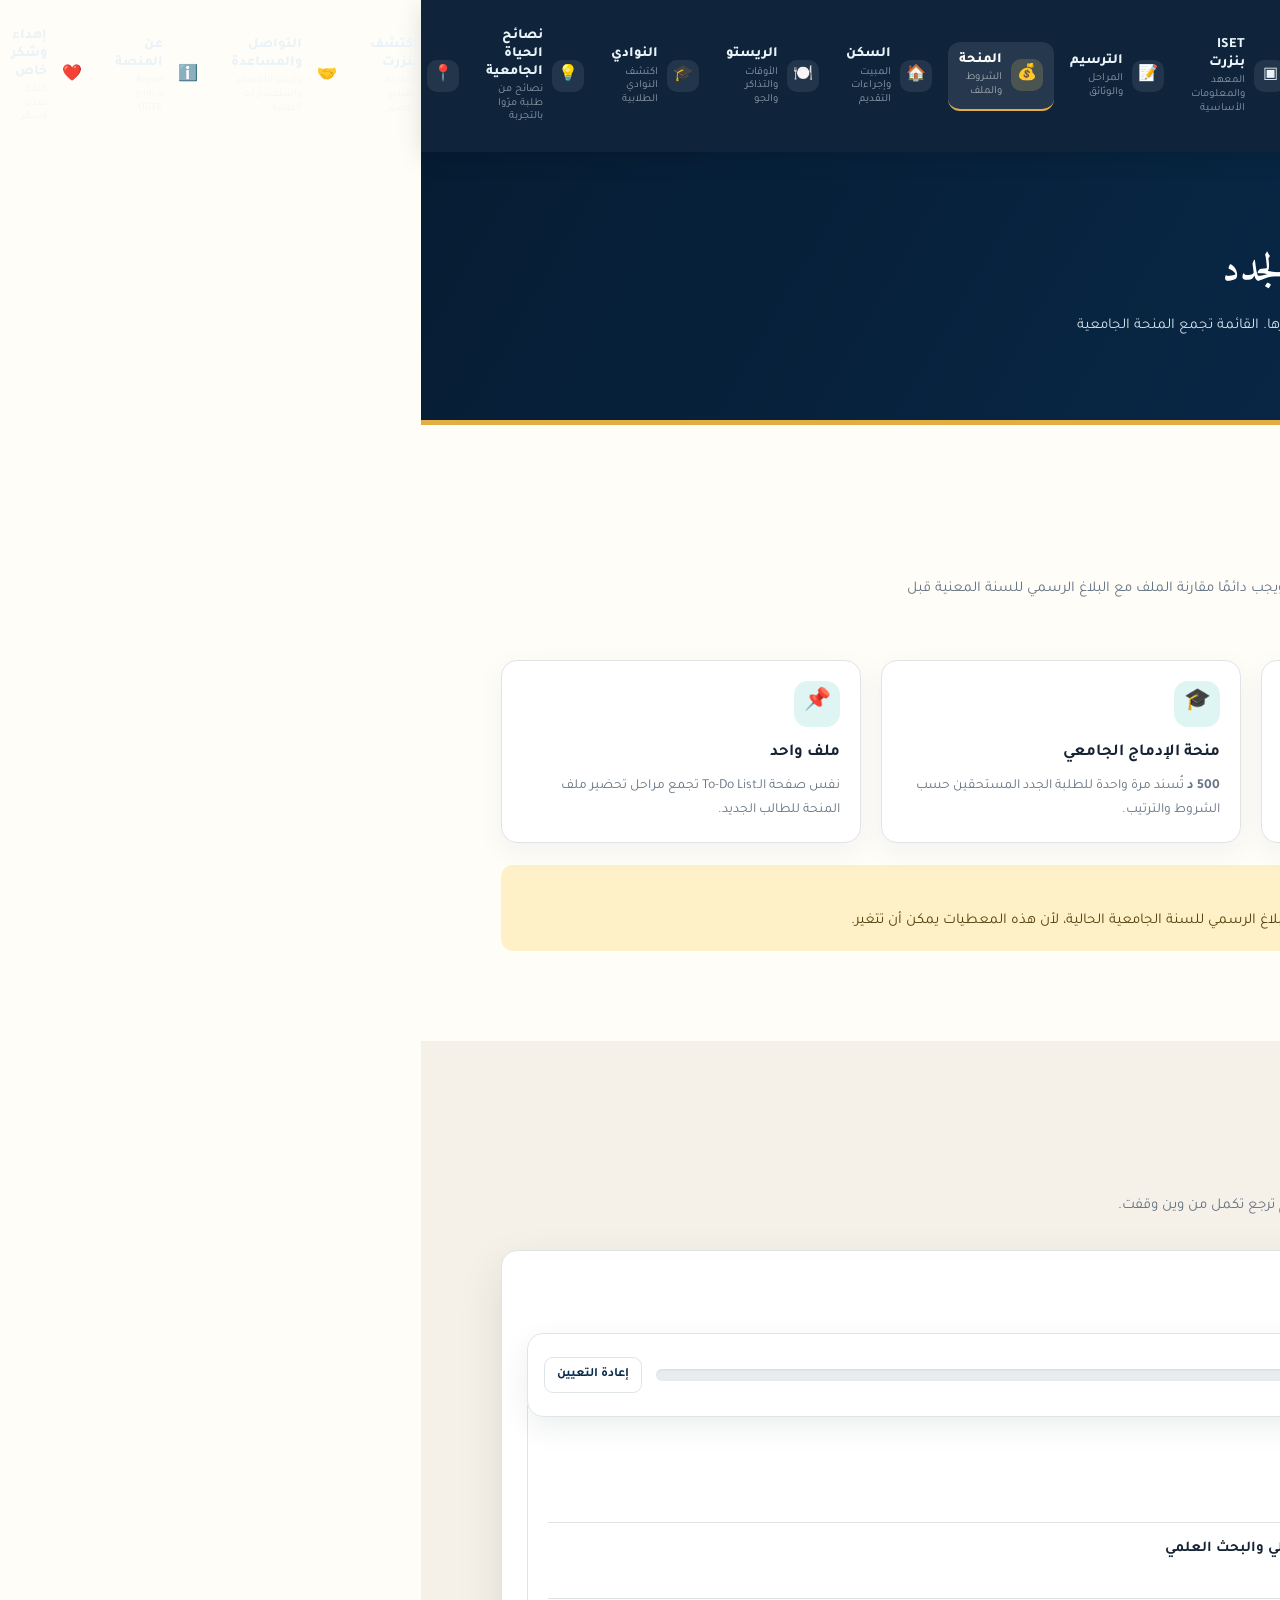
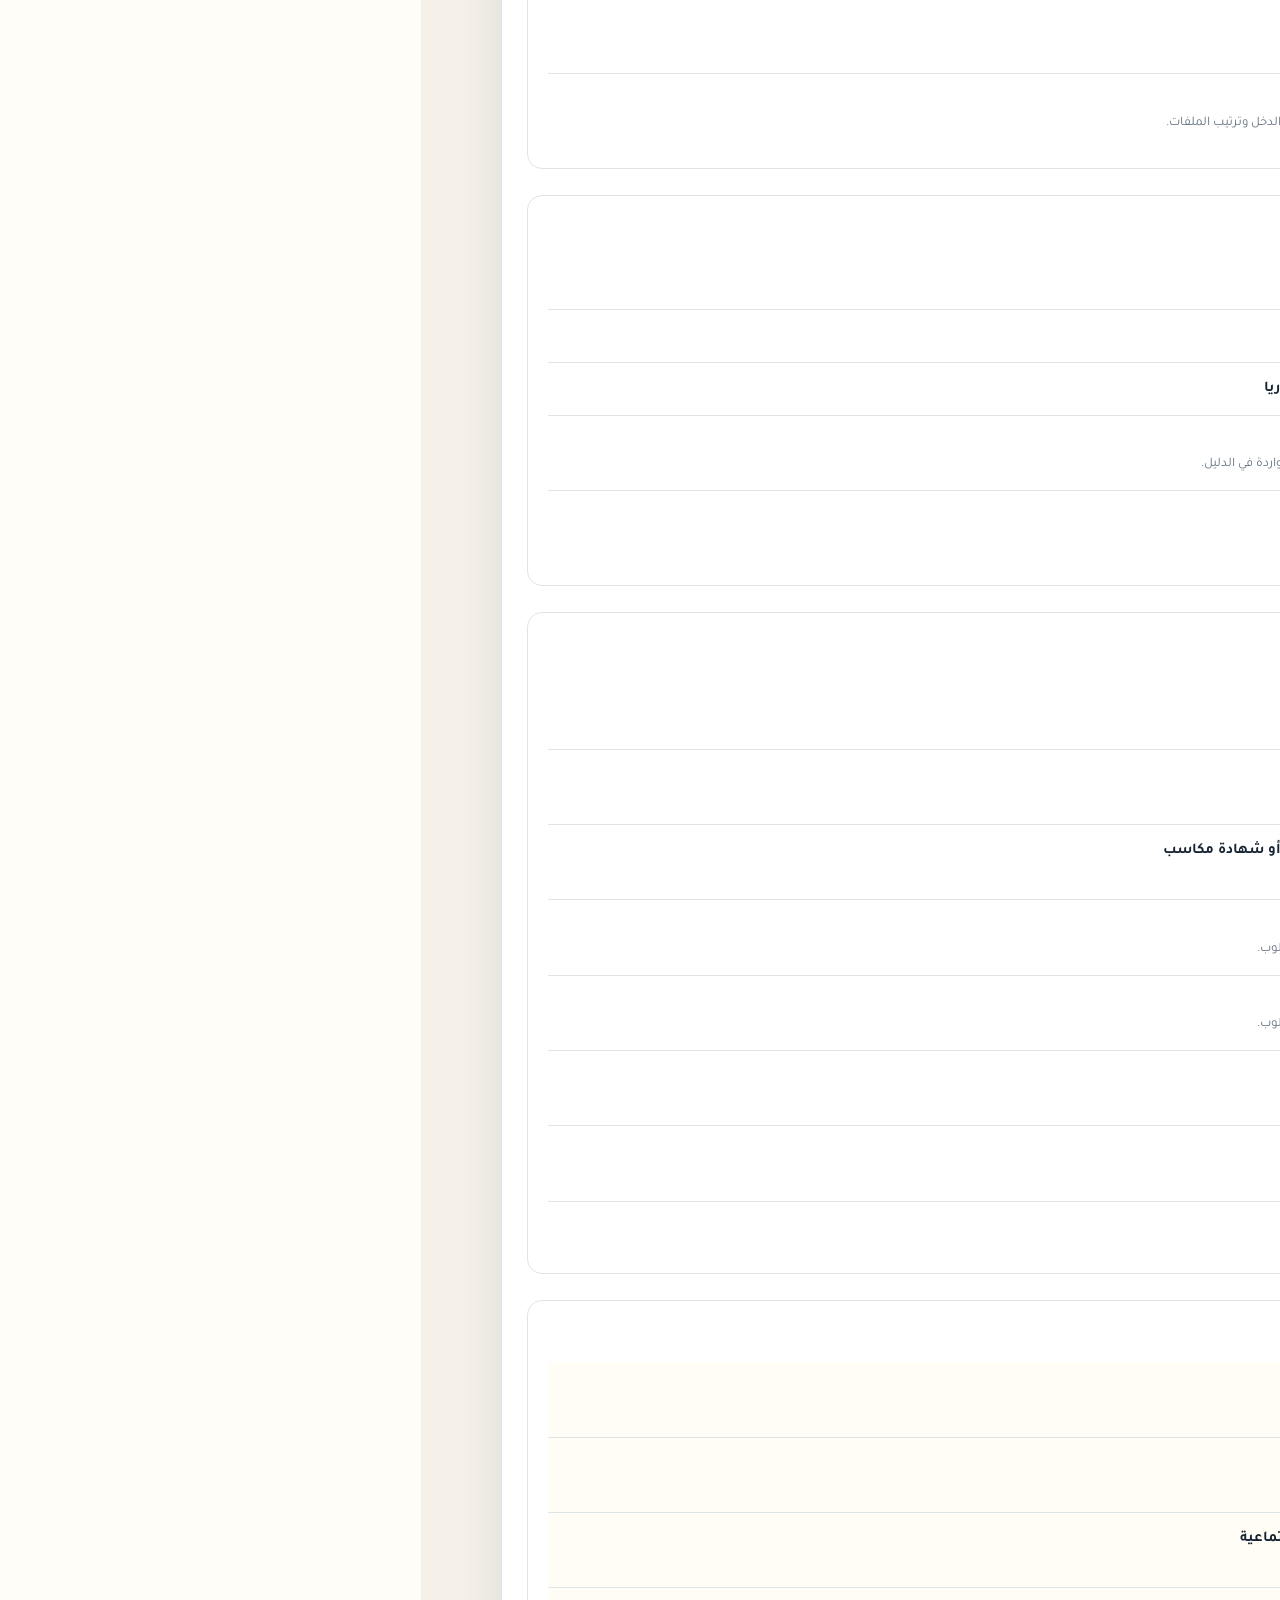
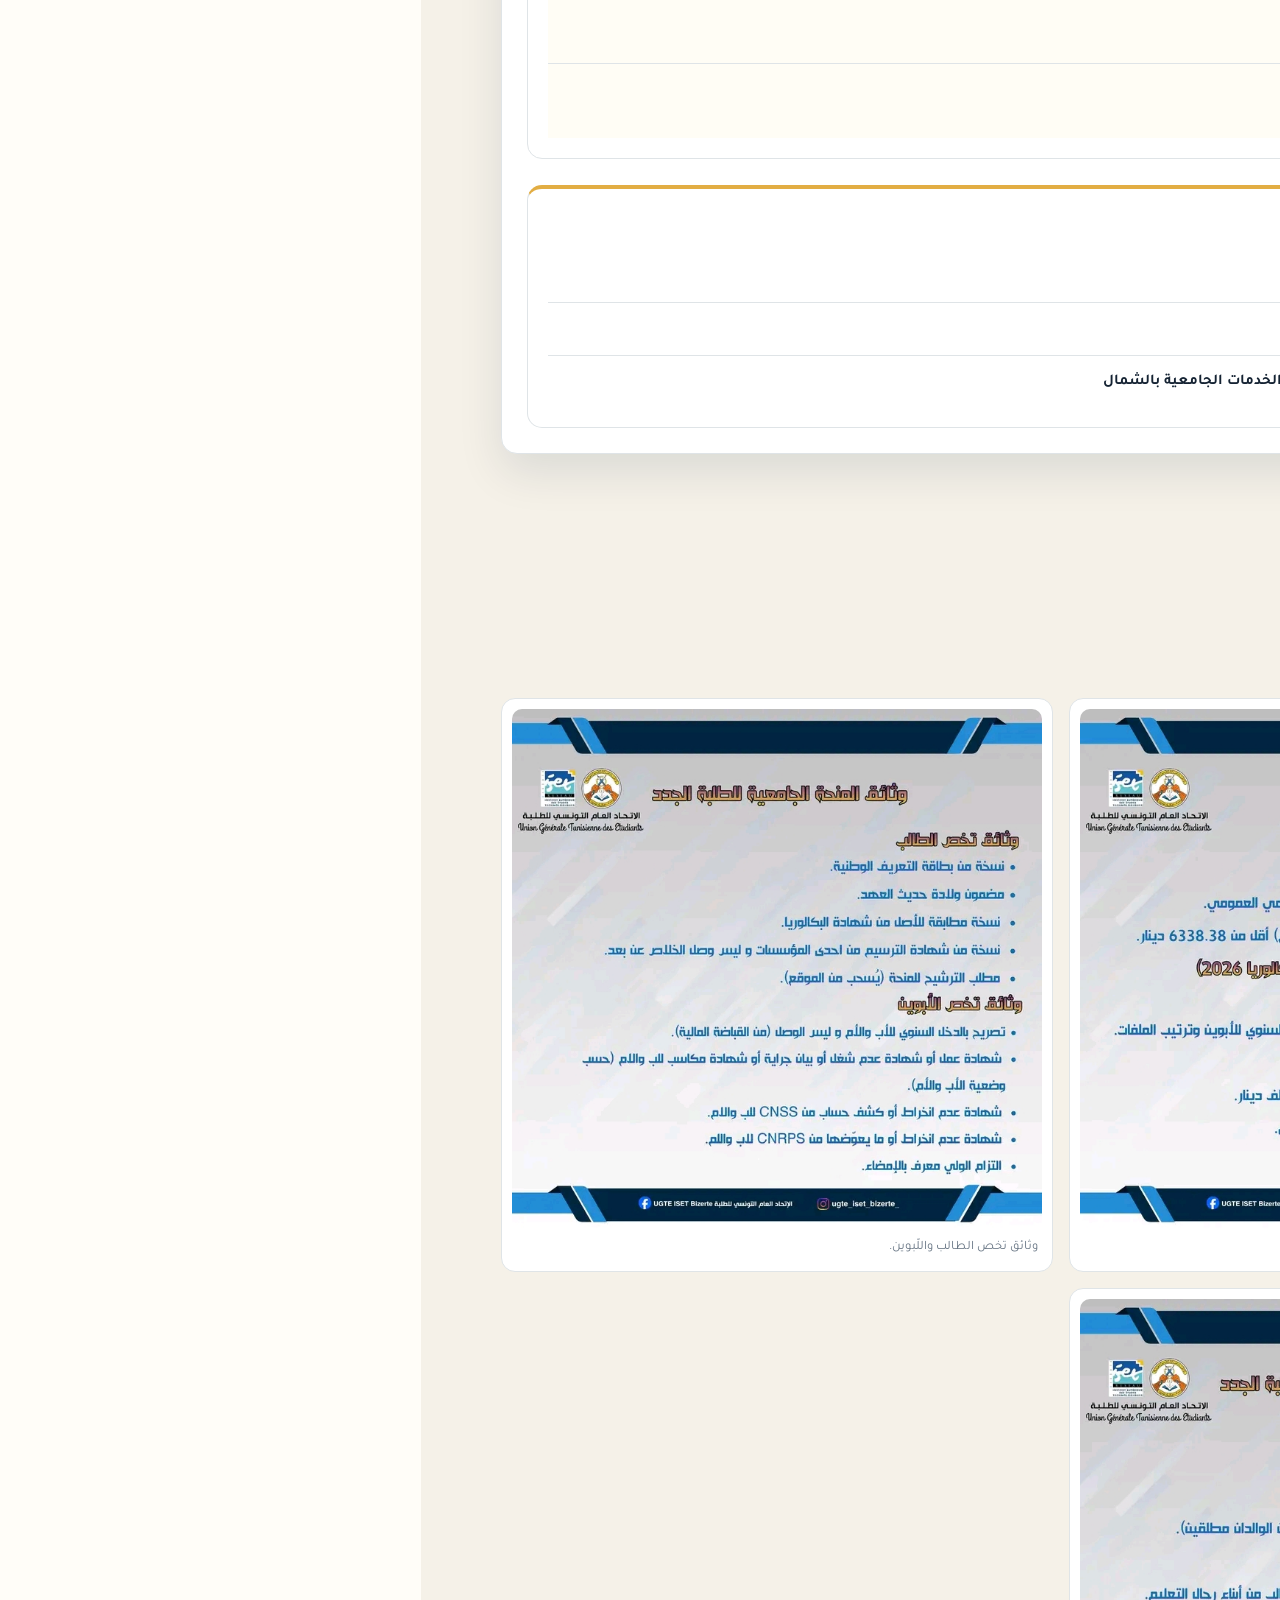
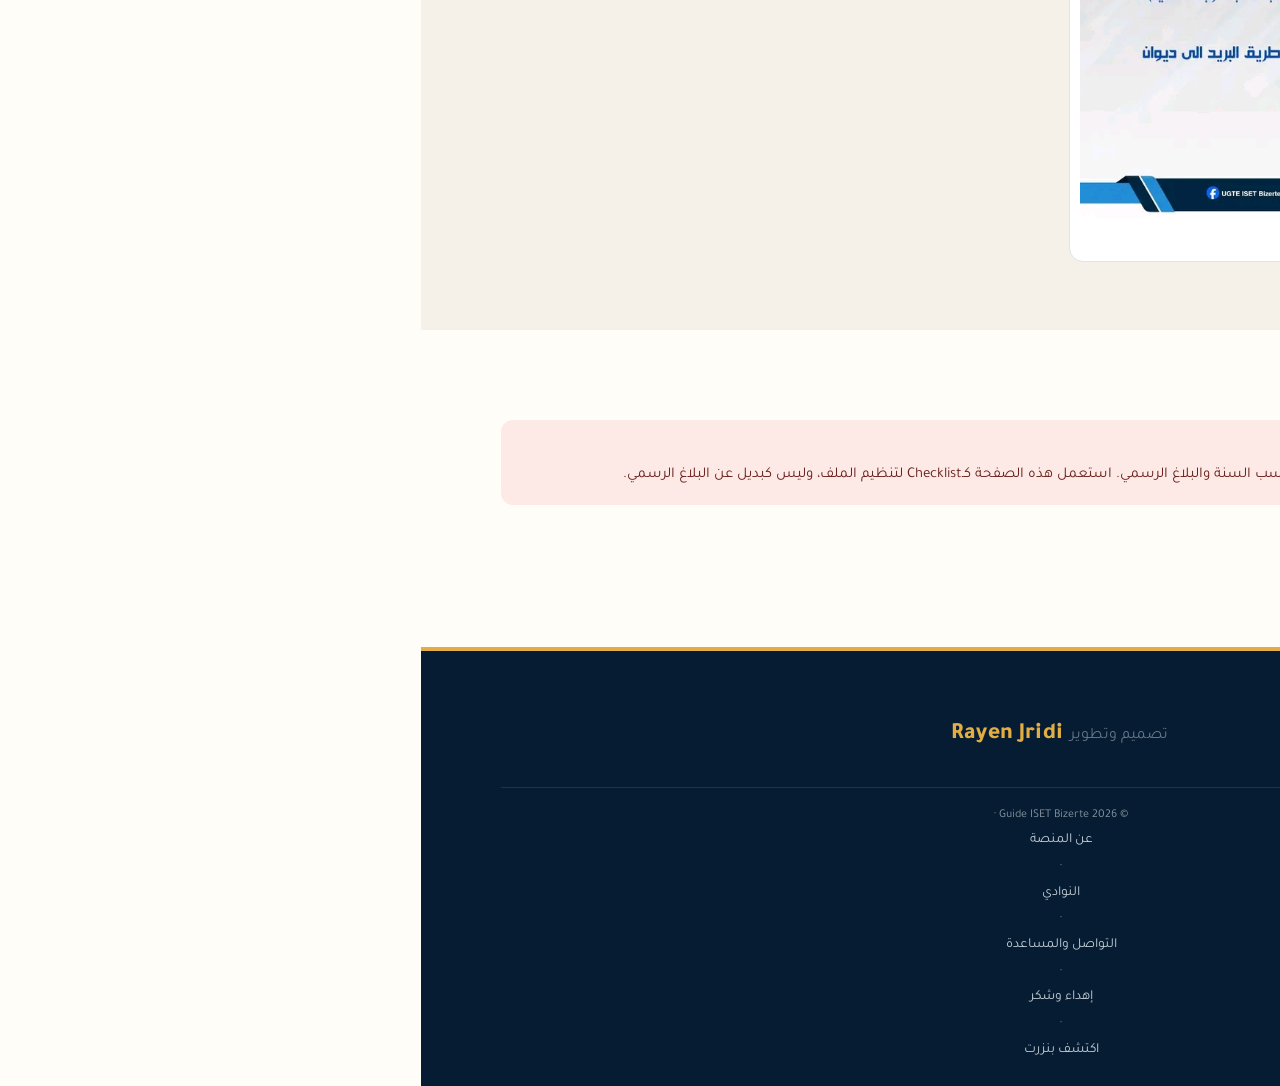
<file: mancha.html>
<!DOCTYPE html>

<html dir="rtl" lang="ar">
<head>
<meta charset="utf-8"/><meta content="width=device-width,initial-scale=1" name="viewport"/>
<title>المنحة الجامعية للطلبة الجدد | UGTE ISET Bizerte</title><meta content="شروط ووثائق المنحة الجامعية للطلبة الجدد بـISET بنزرت، مع Checklist تفاعلية وصور الوثيقة الرسمية." name="description"/><meta content="#092b4c" name="theme-color"/><meta content="website" property="og:type"/><meta content="UGTE ISET Bizerte" property="og:site_name"/><meta content="ar_TN" property="og:locale"/><meta content="المنحة الجامعية للطلبة الجدد | UGTE ISET Bizerte" property="og:title"/><meta content="شروط ووثائق المنحة الجامعية للطلبة الجدد بـISET بنزرت، مع Checklist تفاعلية وصور الوثيقة الرسمية." property="og:description"/><meta content="https://rayenjridi.github.io/assets/img/ugte-emblem.png" property="og:image"/><meta content="https://rayenjridi.github.io/mancha.html" property="og:url"/><meta content="summary" name="twitter:card"/><meta content="المنحة الجامعية للطلبة الجدد | UGTE ISET Bizerte" name="twitter:title"/><meta content="شروط ووثائق المنحة الجامعية للطلبة الجدد بـISET بنزرت، مع Checklist تفاعلية وصور الوثيقة الرسمية." name="twitter:description"/><meta content="https://rayenjridi.github.io/assets/img/ugte-emblem.png" name="twitter:image"/>
<link href="assets/img/ugte-emblem.png" rel="icon"/><link href="assets/css/style.css" rel="stylesheet"/>
</head>
<body data-page="mancha">
<header class="site-header"><div class="wrap"><a class="brand" href="index.html"><img alt="شعار UGTE" src="assets/img/ugte-emblem.png"/><span><strong>UGTE ISET Bizerte</strong><span>دليل ومرافقة الطالب</span></span></a><div class="site-tools"><button aria-label="بحث" class="search-toggle" title="البحث" type="button">⌕</button><button aria-label="تبديل المظهر" class="theme-toggle" type="button">☀️</button></div><button aria-label="القائمة" class="nav-toggle">☰</button><nav aria-label="التنقل الرئيسي" class="main-nav"><div class="nav-heading"><span class="nav-heading-icon">☰</span><div><strong>دليل UGTE ISET Bizerte</strong><small>اختر القسم الذي تريد الوصول إليه</small></div></div><ul>
<li><a data-page="home" href="index.html"><span class="nav-icon">⌂</span><span class="nav-copy"><b>الرئيسية</b><small>الصفحة الرئيسية</small></span><span class="nav-arrow">›</span></a></li>
<li><a data-page="iset" href="iset.html"><span class="nav-icon">▣</span><span class="nav-copy"><b>ISET بنزرت</b><small>المعهد والمعلومات الأساسية</small></span><span class="nav-arrow">›</span></a></li>
<li><a data-page="tarsim" href="tarsim.html"><span class="nav-icon">📝</span><span class="nav-copy"><b>الترسيم</b><small>المراحل والوثائق</small></span><span class="nav-arrow">›</span></a></li>
<li><a data-page="mancha" href="mancha.html"><span class="nav-icon">💰</span><span class="nav-copy"><b>المنحة</b><small>الشروط والملف</small></span><span class="nav-arrow">›</span></a></li>
<li><a data-page="sakan" href="sakan.html"><span class="nav-icon">🏠</span><span class="nav-copy"><b>السكن</b><small>المبيت وإجراءات التقديم</small></span><span class="nav-arrow">›</span></a></li>
<li><a data-page="resto" href="resto.html"><span class="nav-icon">🍽️</span><span class="nav-copy"><b>الريستو</b><small>الأوقات والتذاكر والجو</small></span><span class="nav-arrow">›</span></a></li>
<li><a data-page="clubs" href="clubs.html"><span class="nav-icon">🎓</span><span class="nav-copy"><b>النوادي</b><small>اكتشف النوادي الطلابية</small></span><span class="nav-arrow">›</span></a></li>
<li><a data-page="tips" href="tips.html"><span class="nav-icon">💡</span><span class="nav-copy"><b>نصائح الحياة الجامعية</b><small>نصائح من طلبة مرّوا بالتجربة</small></span><span class="nav-arrow">›</span></a></li>
<li><a data-page="bizerte" href="bizerte.html"><span class="nav-icon">📍</span><span class="nav-copy"><b>اكتشف بنزرت</b><small>المدينة، الفيديو والصور</small></span><span class="nav-arrow">›</span></a></li>
<li><a data-page="contacts" href="contacts.html"><span class="nav-icon">🤝</span><span class="nav-copy"><b>التواصل والمساعدة</b><small>دليغو الأقسام واستفسارات الطلبة</small></span><span class="nav-arrow">›</span></a></li>
<li><a data-page="about" href="about.html"><span class="nav-icon">ℹ️</span><span class="nav-copy"><b>عن المنصة</b><small>Rayen Jridi × UGTE</small></span><span class="nav-arrow">›</span></a></li>
<li><a data-page="dedication" href="dedication.html"><span class="nav-icon">❤️</span><span class="nav-copy"><b>إهداء وشكر خاص</b><small>كلمة تقدير وشكر</small></span><span class="nav-arrow">›</span></a></li>
</ul><div class="nav-footer"><span>العربية</span><span>☀️ / 🌙</span></div></nav><div class="nav-backdrop" data-nav-close=""></div></div></header>
<div aria-hidden="true" class="search-overlay" id="site-search"><div class="search-backdrop" data-search-close=""></div><section aria-labelledby="search-title" aria-modal="true" class="search-panel" role="dialog"><div class="search-top"><div><span class="search-kicker">UGTE ISET Bizerte</span><h2 data-search-title="" id="search-title">البحث في الدليل</h2></div><button aria-label="إغلاق" class="search-close" data-search-close="" type="button">×</button></div><div class="search-input-wrap"><span>⌕</span><input autocomplete="off" id="site-search-input" placeholder="ابحث عن الترسيم، النوادي، بنزرت، Rayen Jridi..." type="search"/><kbd>ESC</kbd></div><div class="search-hints" id="search-hints"><button data-query="الترسيم" type="button">📝 الترسيم</button><button data-query="المنحة" type="button">💰 المنحة</button><button data-query="الريستو" type="button">🍽️ الريستو</button><button data-query="النوادي" type="button">🎓 النوادي</button><button data-query="بنزرت" type="button">📍 بنزرت</button><button data-query="Rayen Jridi" type="button">👤 Rayen Jridi</button><button data-query="UGTE" type="button">🤝 UGTE</button></div><div aria-live="polite" class="search-results" id="search-results"></div></section></div>


<div class="page-hero"><div class="wrap">
<div class="breadcrumb"><a href="index.html">الرئيسية</a> ← المنحة</div>
<span class="kicker" style="color:#ffd56c">ملف الطلبة الجدد</span>
<h1>🎓 المنحة الجامعية للطلبة الجدد</h1>
<p>رتّب ملفك خطوة بخطوة، وعلّم على كل وثيقة بعد تحضيرها. القائمة تجمع المنحة الجامعية ومنحة الإدماج الجامعي للطلبة الجدد في نفس الملف.</p>
</div></div>
<section><div class="wrap">
<div class="section-head"><span class="kicker">نظرة سريعة</span><h2>المنحة في نقاط واضحة</h2><p>الأرقام أدناه حسب المعطيات المعتمدة في هذا الدليل، ويجب دائمًا مقارنة الملف مع البلاغ الرسمي للسنة المعنية قبل الإرسال.</p></div>
<div class="grid-3">
<div class="card"><div class="icon">💰</div><h3>المنحة الجامعية</h3><p><strong>1320 د</strong> حسب المعطيات الحالية في الدليل.</p></div>
<div class="card"><div class="icon">🎓</div><h3>منحة الإدماج الجامعي</h3><p><strong>500 د</strong> تُسند مرة واحدة للطلبة الجدد المستحقين حسب الشروط والترتيب.</p></div>
<div class="card"><div class="icon">📌</div><h3>ملف واحد</h3><p>نفس صفحة الـTo-Do List تجمع مراحل تحضير ملف المنحة للطالب الجديد.</p></div>
</div>
<div class="notice"><div><strong>⚠️ قبل ما تبعث الملف</strong>تثبت من المبالغ، شروط الدخل، الآجال والعنوان في البلاغ الرسمي للسنة الجامعية الحالية، لأن هذه المعطيات يمكن أن تتغير.</div></div>
</div></section>
<section class="paper2"><div class="wrap">
<div class="section-head"><span class="kicker">To-Do List</span><h2>حضّر ملفك خطوة بخطوة</h2><p>كل علامة ✓ تتحفظ تلقائيًا في هاتفك أو متصفحك، وتنجم ترجع تكمل من وين وقفت.</p></div>
<div class="folder scholarship-checklist" data-checklist="nouveaux">
<div class="folder-body">
<div class="checklist-toolbar">
<div><strong>تقدم الملف</strong><span id="checklist-count">0 / 0</span></div>
<div class="progress-track"><div class="progress-bar" id="checklist-progress"></div></div>
<button class="reset-checklist" id="reset-checklist" type="button">إعادة التعيين</button>
</div>
<div class="check-section">
<h3>01 — شروط الانتفاع</h3>
<div class="doc-list">
<label class="doc-item"><span aria-label="ناجح جديد في البكالوريا" class="check" role="checkbox" tabindex="0"></span><span class="txt"><strong>ناجح جديد في البكالوريا</strong><span>الملف مخصص للطلبة الجدد.</span></span></label>
<label class="doc-item"><span aria-label="الترسيم بمؤسسة عمومية" class="check" role="checkbox" tabindex="0"></span><span class="txt"><strong>الترسيم بمؤسسة عمومية للتعليم العالي والبحث العلمي</strong><span>تثبت من وضعيتك الجامعية قبل إعداد الملف.</span></span></label>
<label class="doc-item"><span aria-label="شرط الدخل" class="check" role="checkbox" tabindex="0"></span><span class="txt"><strong>التثبت من شرط الدخل السنوي للأبوين</strong><span>حسب الشروط والحدود المعتمدة في البلاغ الحالي.</span></span></label>
<label class="doc-item"><span aria-label="شروط الإدماج" class="check" role="checkbox" tabindex="0"></span><span class="txt"><strong>التثبت من شروط منحة الإدماج الجامعي</strong><span>تُسند مرة واحدة للطلبة الجدد المستحقين، حسب الدخل وترتيب الملفات.</span></span></label>
</div></div>
<div class="check-section">
<h3>02 — وثائق الطالب</h3>
<div class="doc-list">
<label class="doc-item"><span class="check" role="checkbox" tabindex="0"></span><span class="txt"><strong>نسخة من بطاقة التعريف الوطنية</strong></span></label>
<label class="doc-item"><span class="check" role="checkbox" tabindex="0"></span><span class="txt"><strong>مضمون ولادة حديث العهد</strong></span></label>
<label class="doc-item"><span class="check" role="checkbox" tabindex="0"></span><span class="txt"><strong>نسخة مطابقة للأصل من شهادة البكالوريا</strong></span></label>
<label class="doc-item"><span class="check" role="checkbox" tabindex="0"></span><span class="txt"><strong>شهادة الترسيم</strong><span>ليست وصل الخلاص عن بعد، حسب المعطيات الواردة في الدليل.</span></span></label>
<label class="doc-item"><span class="check" role="checkbox" tabindex="0"></span><span class="txt"><strong>مطلب الترشيح للمنحة</strong><span>يُسحب من الموقع/الجهة المعنية حسب البلاغ.</span></span></label>
</div></div>
<div class="check-section">
<h3>03 — وثائق الأبوين</h3>
<div class="doc-list">
<label class="doc-item"><span class="check" role="checkbox" tabindex="0"></span><span class="txt"><strong>تصريح بالدخل السنوي للأب</strong><span>التصريح وليس الوصل، من القباضة المالية.</span></span></label>
<label class="doc-item"><span class="check" role="checkbox" tabindex="0"></span><span class="txt"><strong>تصريح بالدخل السنوي للأم</strong><span>التصريح وليس الوصل، من القباضة المالية.</span></span></label>
<label class="doc-item"><span class="check" role="checkbox" tabindex="0"></span><span class="txt"><strong>شهادة عمل أو عدم شغل أو بيان جراية أو شهادة مكاسب</strong><span>حسب وضعية الأب والأم.</span></span></label>
<label class="doc-item"><span class="check" role="checkbox" tabindex="0"></span><span class="txt"><strong>وثيقة CNSS للأب</strong><span>شهادة عدم انخراط أو كشف حساب، حسب المطلوب.</span></span></label>
<label class="doc-item"><span class="check" role="checkbox" tabindex="0"></span><span class="txt"><strong>وثيقة CNSS للأم</strong><span>شهادة عدم انخراط أو كشف حساب، حسب المطلوب.</span></span></label>
<label class="doc-item"><span class="check" role="checkbox" tabindex="0"></span><span class="txt"><strong>وثيقة CNRPS للأب</strong><span>شهادة عدم انخراط أو ما يعوضها.</span></span></label>
<label class="doc-item"><span class="check" role="checkbox" tabindex="0"></span><span class="txt"><strong>وثيقة CNRPS للأم</strong><span>شهادة عدم انخراط أو ما يعوضها.</span></span></label>
<label class="doc-item"><span class="check" role="checkbox" tabindex="0"></span><span class="txt"><strong>التزام الولي معرف بالإمضاء</strong></span></label>
</div></div>
<div class="check-section">
<h3>04 — وثائق إضافية حسب الحالة</h3>
<div class="doc-list">
<label class="doc-item optional"><span class="check" role="checkbox" tabindex="0"></span><span class="txt"><strong>مضامين الإخوة في الكفالة</strong><span>عند الاقتضاء.</span></span></label>
<label class="doc-item optional"><span class="check" role="checkbox" tabindex="0"></span><span class="txt"><strong>مضمون وفاة</strong><span>إذا كان أحد الوالدين متوفى.</span></span></label>
<label class="doc-item optional"><span class="check" role="checkbox" tabindex="0"></span><span class="txt"><strong>نسخة من حكم الطلاق + بيان الحالة الاجتماعية</strong><span>إذا كان الوالدان مطلقين.</span></span></label>
<label class="doc-item optional"><span class="check" role="checkbox" tabindex="0"></span><span class="txt"><strong>نسخة من دفتر العلاج المجاني</strong><span>إذا وجد.</span></span></label>
<label class="doc-item optional"><span class="check" role="checkbox" tabindex="0"></span><span class="txt"><strong>قرار الإحالة على التقاعد من وزارة التربية</strong><span>إذا كان الطالب من أبناء رجال التعليم.</span></span></label>
</div></div>
<div class="check-section final-step">
<h3>05 — آخر خطوة قبل الإرسال</h3>
<div class="doc-list">
<label class="doc-item"><span class="check" role="checkbox" tabindex="0"></span><span class="txt"><strong>وضع جميع الوثائق في ظرف A4</strong></span></label>
<label class="doc-item"><span class="check" role="checkbox" tabindex="0"></span><span class="txt"><strong>مراجعة الملف والتأكد من اكتماله</strong></span></label>
<label class="doc-item"><span class="check" role="checkbox" tabindex="0"></span><span class="txt"><strong>إرسال الملف عن طريق البريد إلى ديوان الخدمات الجامعية بالشمال</strong></span></label>
</div>
</div>
</div></div>
</div></section>
<section class="paper2"><div class="wrap"><div class="section-head"><span class="kicker">الوثيقة المصوّرة</span><h2>شوف القائمة كاملة في صورة</h2></div><div class="doc-gallery"><figure><img alt="شروط المنحة الجامعية" src="assets/docs/mancha-shroot.jpg"/><figcaption>شروط التمتع بالمنحة الجامعية.</figcaption></figure><figure><img alt="وثائق المنحة - الطالب والأبوين" src="assets/docs/mancha-wthaeq1.jpg"/><figcaption>وثائق تخص الطالب واللّبوين.</figcaption></figure><figure><img alt="بقية وثائق المنحة" src="assets/docs/mancha-wthaeq2.jpg"/><figcaption>بقية الوثائق وملاحظات الإرسال.</figcaption></figure></div></div></section>
<section><div class="wrap">
<div class="notice danger"><div><strong>⚠️ معلومة قابلة للتغيير</strong>الأرقام والآجال وشروط الانتفاع والعنوان قد تختلف حسب السنة والبلاغ الرسمي. استعمل هذه الصفحة كـChecklist لتنظيم الملف، وليس كبديل عن البلاغ الرسمي.</div></div>
<div class="actions"><a class="btn btn-gold" href="https://www.ooun.rnu.tn/" rel="noopener" style="background:var(--navy);color:#fff" target="_blank">دواوين الخدمات الجامعية ↗</a><a class="btn btn-gold" href="tarsim.html">الترسيم ←</a></div>
</div></section>
<footer class="site-footer"><div class="creator-credit"><span>تصميم وتطوير</span> <strong>Rayen Jridi</strong></div><div class="wrap footer-bottom">© 2026 Guide ISET Bizerte · <a href="about.html">عن المنصة</a> · <a href="clubs.html">النوادي</a> · <a href="contacts.html">التواصل والمساعدة</a> · <a href="dedication.html">إهداء وشكر</a> · <a href="bizerte.html">اكتشف بنزرت</a></div></footer>
<script src="assets/js/main.js?v=18"></script>
</body></html>
</file>
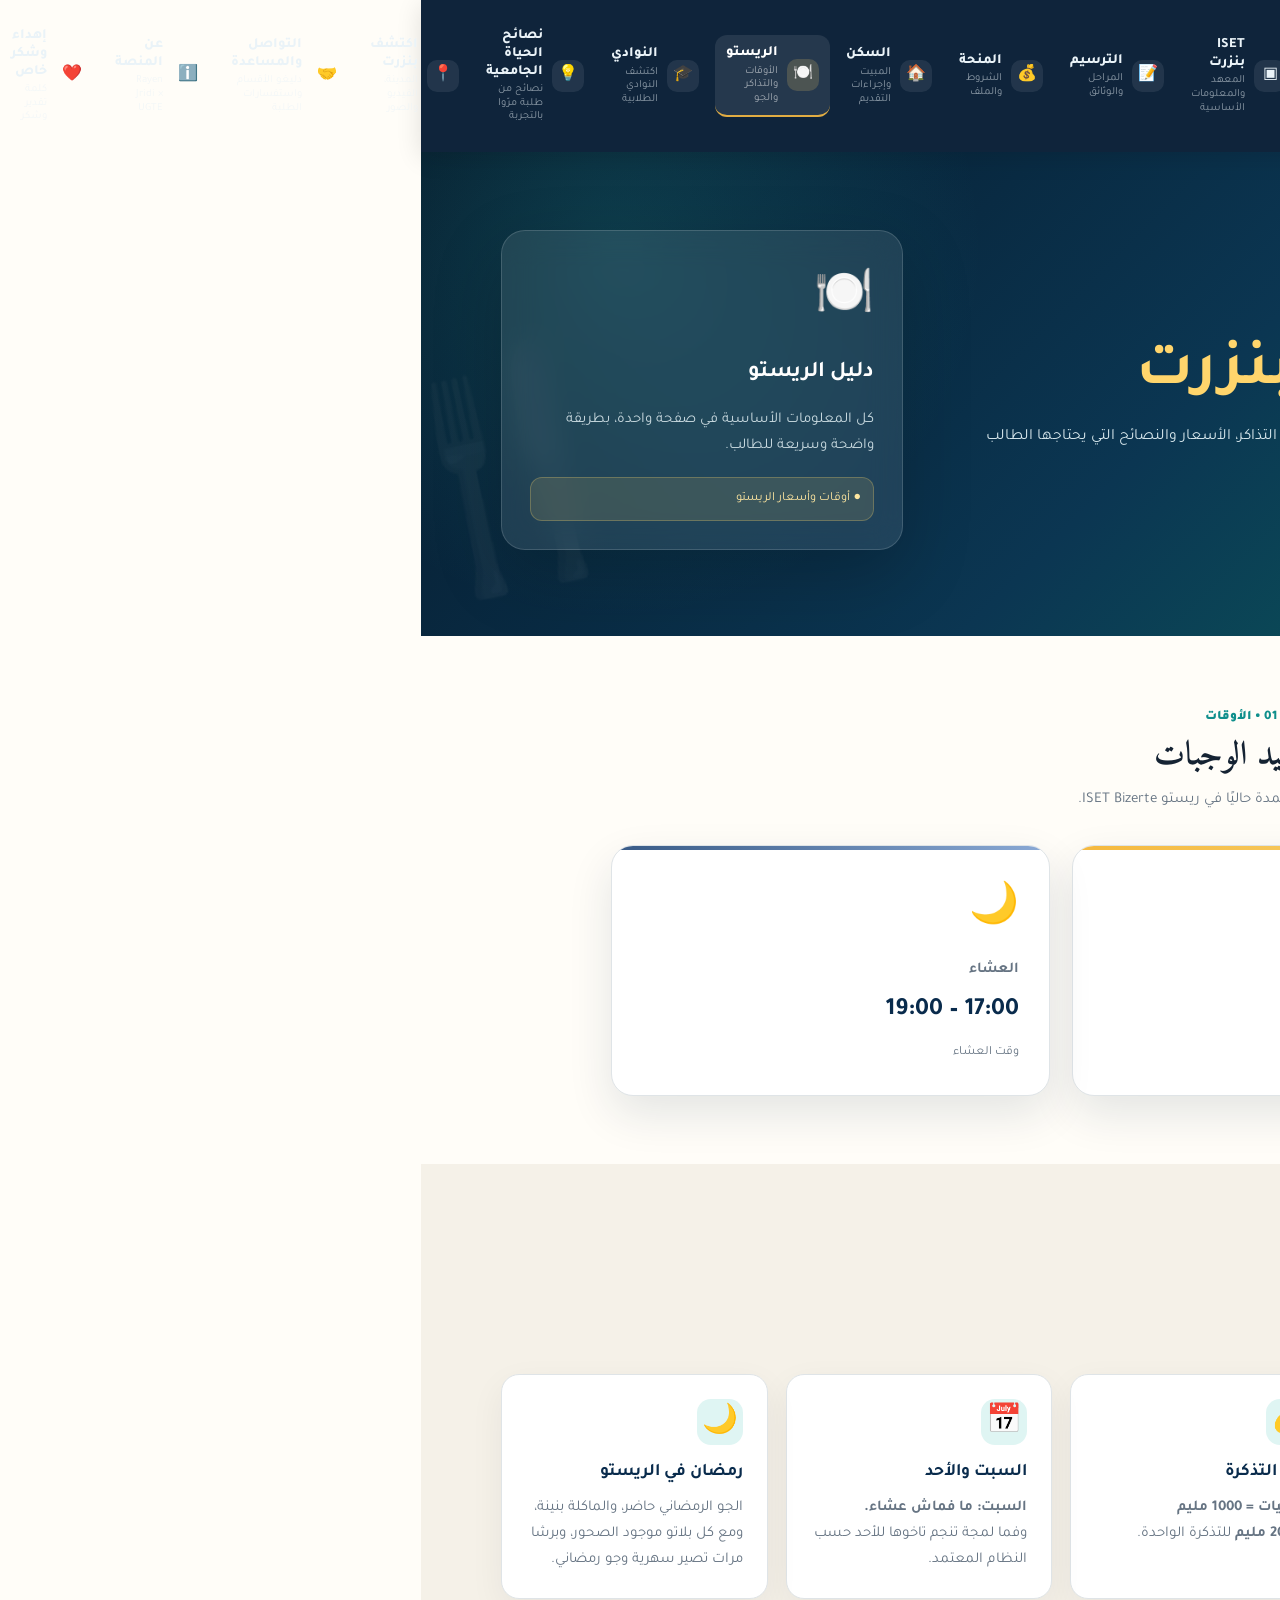
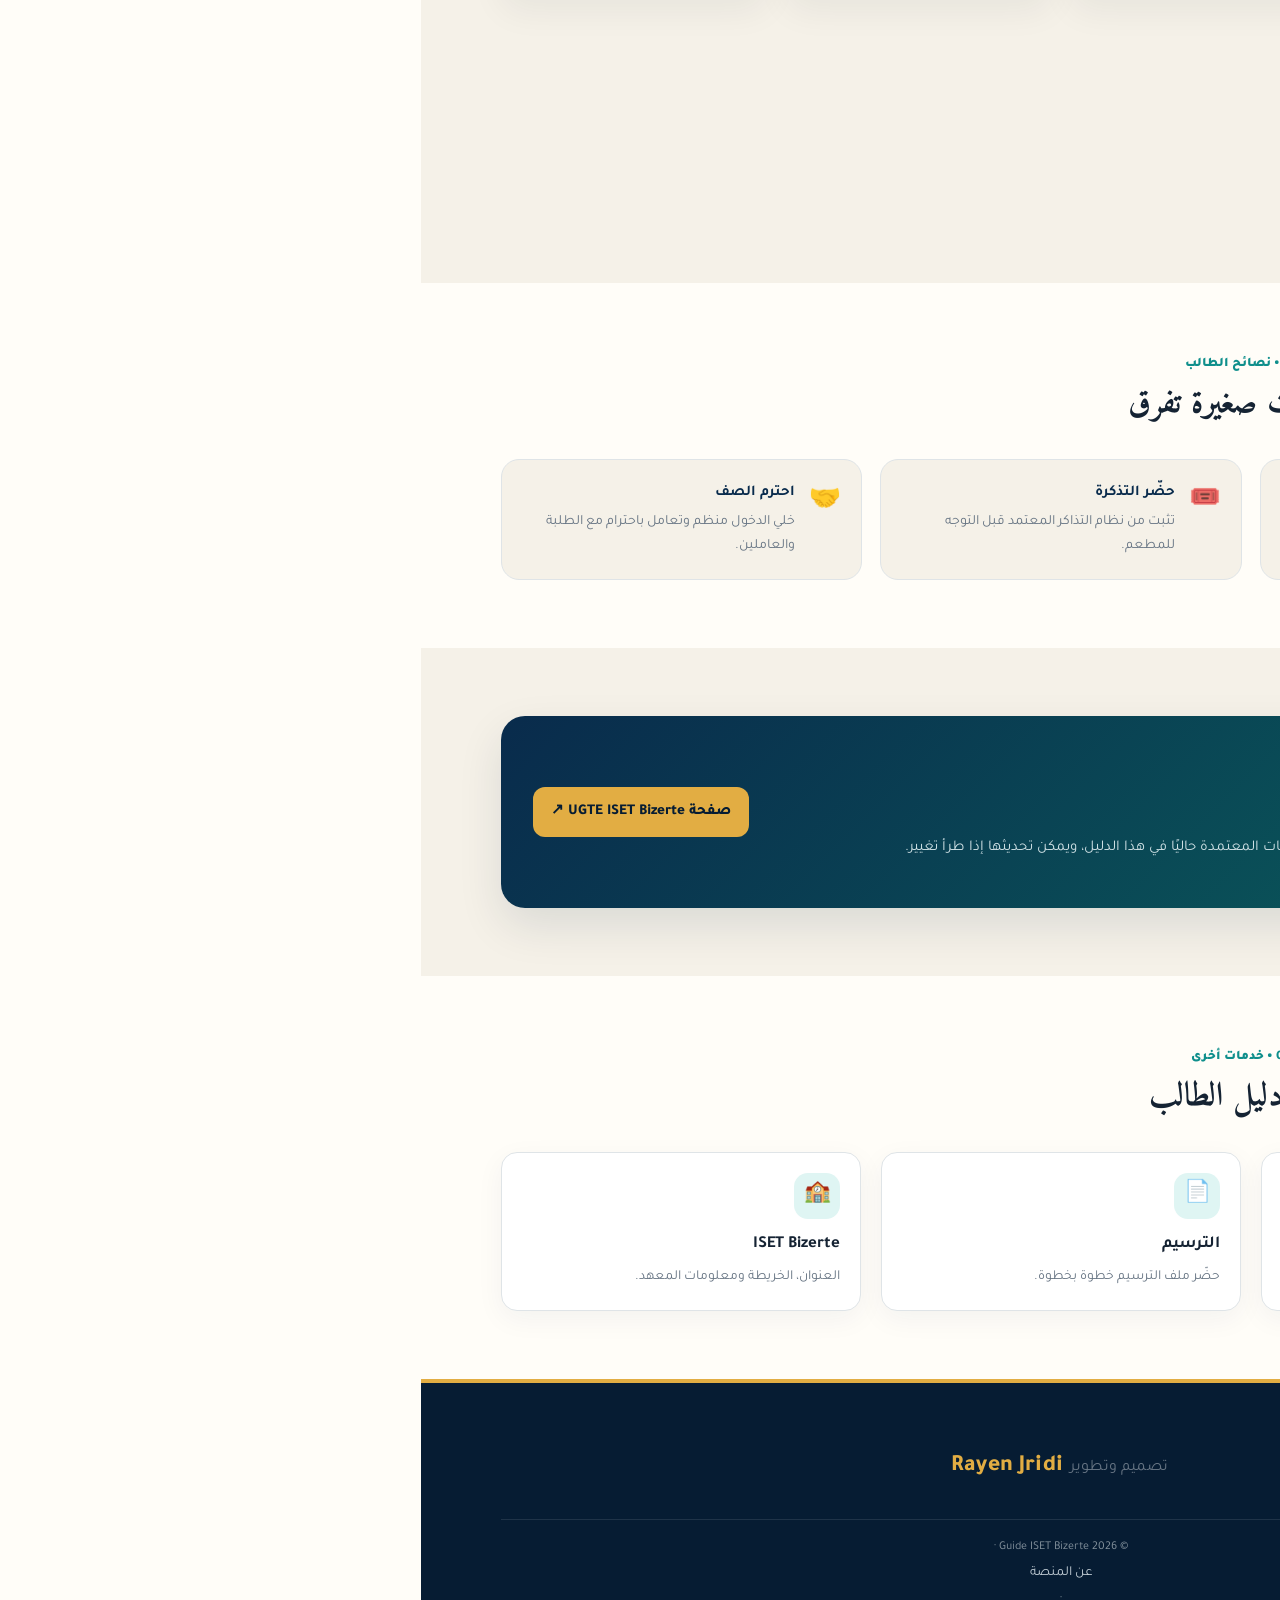
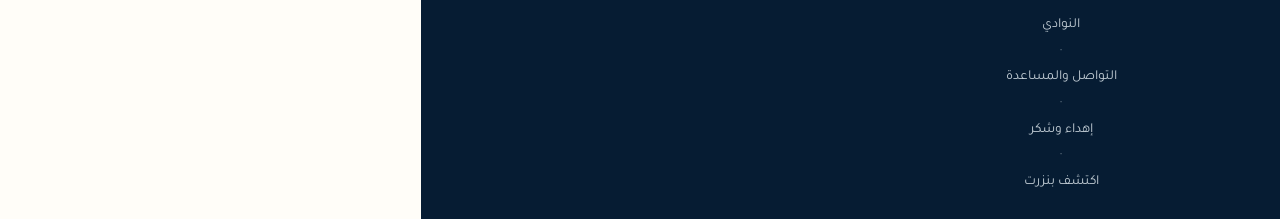
<file: resto.html>
<!DOCTYPE html>
<html dir="rtl" lang="ar"><head><meta charset="utf-8"/><meta content="width=device-width,initial-scale=1" name="viewport"/><title>ريستو ISET Bizerte | UGTE ISET Bizerte</title><meta content="دليل عملي للمطعم الجامعي ISET Bizerte: أوقات الوجبات، التذاكر، النصائح والمعلومات المهمة." name="description"/><meta content="#092b4c" name="theme-color"/><link href="assets/img/ugte-emblem.png" rel="icon"/><link href="assets/css/style.css?v=16" rel="stylesheet"/></head><body data-page="resto">
<header class="site-header"><div class="wrap"><a class="brand" href="index.html"><img alt="شعار UGTE" src="assets/img/ugte-emblem.png"/><span><strong>UGTE ISET Bizerte</strong><span>دليل ومرافقة الطالب</span></span></a><div class="site-tools"><button aria-label="بحث" class="search-toggle" title="البحث" type="button">⌕</button><button aria-label="تبديل المظهر" class="theme-toggle" type="button">☀️</button></div><button aria-label="القائمة" class="nav-toggle">☰</button><nav aria-label="التنقل الرئيسي" class="main-nav"><div class="nav-heading"><span class="nav-heading-icon">☰</span><div><strong>دليل UGTE ISET Bizerte</strong><small>اختر القسم الذي تريد الوصول إليه</small></div></div><ul>
<li><a data-page="home" href="index.html"><span class="nav-icon">⌂</span><span class="nav-copy"><b>الرئيسية</b><small>الصفحة الرئيسية</small></span><span class="nav-arrow">›</span></a></li>
<li><a data-page="iset" href="iset.html"><span class="nav-icon">▣</span><span class="nav-copy"><b>ISET بنزرت</b><small>المعهد والمعلومات الأساسية</small></span><span class="nav-arrow">›</span></a></li>
<li><a data-page="tarsim" href="tarsim.html"><span class="nav-icon">📝</span><span class="nav-copy"><b>الترسيم</b><small>المراحل والوثائق</small></span><span class="nav-arrow">›</span></a></li>
<li><a data-page="mancha" href="mancha.html"><span class="nav-icon">💰</span><span class="nav-copy"><b>المنحة</b><small>الشروط والملف</small></span><span class="nav-arrow">›</span></a></li>
<li><a data-page="sakan" href="sakan.html"><span class="nav-icon">🏠</span><span class="nav-copy"><b>السكن</b><small>المبيت وإجراءات التقديم</small></span><span class="nav-arrow">›</span></a></li>
<li><a data-page="resto" href="resto.html"><span class="nav-icon">🍽️</span><span class="nav-copy"><b>الريستو</b><small>الأوقات والتذاكر والجو</small></span><span class="nav-arrow">›</span></a></li>
<li><a data-page="clubs" href="clubs.html"><span class="nav-icon">🎓</span><span class="nav-copy"><b>النوادي</b><small>اكتشف النوادي الطلابية</small></span><span class="nav-arrow">›</span></a></li>
<li><a data-page="tips" href="tips.html"><span class="nav-icon">💡</span><span class="nav-copy"><b>نصائح الحياة الجامعية</b><small>نصائح من طلبة مرّوا بالتجربة</small></span><span class="nav-arrow">›</span></a></li>
<li><a data-page="bizerte" href="bizerte.html"><span class="nav-icon">📍</span><span class="nav-copy"><b>اكتشف بنزرت</b><small>المدينة، الفيديو والصور</small></span><span class="nav-arrow">›</span></a></li>
<li><a data-page="contacts" href="contacts.html"><span class="nav-icon">🤝</span><span class="nav-copy"><b>التواصل والمساعدة</b><small>دليغو الأقسام واستفسارات الطلبة</small></span><span class="nav-arrow">›</span></a></li>
<li><a data-page="about" href="about.html"><span class="nav-icon">ℹ️</span><span class="nav-copy"><b>عن المنصة</b><small>Rayen Jridi × UGTE</small></span><span class="nav-arrow">›</span></a></li>
<li><a data-page="dedication" href="dedication.html"><span class="nav-icon">❤️</span><span class="nav-copy"><b>إهداء وشكر خاص</b><small>كلمة تقدير وشكر</small></span><span class="nav-arrow">›</span></a></li>
</ul><div class="nav-footer"><span>العربية</span><span>☀️ / 🌙</span></div></nav><div class="nav-backdrop" data-nav-close=""></div></div></header>
<div aria-hidden="true" class="search-overlay" id="site-search"><div class="search-backdrop" data-search-close=""></div><section aria-labelledby="search-title" aria-modal="true" class="search-panel" role="dialog"><div class="search-top"><div><span class="search-kicker">UGTE ISET Bizerte</span><h2 data-search-title="" id="search-title">البحث في الدليل</h2></div><button aria-label="إغلاق" class="search-close" data-search-close="" type="button">×</button></div><div class="search-input-wrap"><span>⌕</span><input autocomplete="off" id="site-search-input" placeholder="ابحث عن الترسيم، النوادي، بنزرت، Rayen Jridi..." type="search"/><kbd>ESC</kbd></div><div class="search-hints" id="search-hints"><button data-query="الترسيم" type="button">📝 الترسيم</button><button data-query="المنحة" type="button">💰 المنحة</button><button data-query="الريستو" type="button">🍽️ الريستو</button><button data-query="النوادي" type="button">🎓 النوادي</button><button data-query="بنزرت" type="button">📍 بنزرت</button><button data-query="Rayen Jridi" type="button">👤 Rayen Jridi</button><button data-query="UGTE" type="button">🤝 UGTE</button></div><div aria-live="polite" class="search-results" id="search-results"></div></section></div>


<section class="resto-hero"><div class="wrap resto-hero-grid"><div><div class="breadcrumb"><a href="index.html">الرئيسية</a> ← الريستو</div><span class="eyebrow">🍴 STUDENT LIFE • ISET BIZERTE</span><h1>ريستو ISET <em>بنزرت</em></h1><p class="lead">دليل صغير وواضح للمطعم الجامعي: أوقات الوجبات، التذاكر، الأسعار والنصائح التي يحتاجها الطالب يوميًا.</p><div class="actions"><a class="btn btn-gold" href="#schedule">أوقات الوجبات ↓</a><a class="btn btn-light" href="#info">المعلومات المهمة</a></div></div><div class="resto-hero-card"><span>🍽️</span><strong>دليل الريستو</strong><p>كل المعلومات الأساسية في صفحة واحدة، بطريقة واضحة وسريعة للطالب.</p><div class="status-badge">● أوقات وأسعار الريستو</div></div></div></section>
<section id="schedule"><div class="wrap"><div class="section-head center"><span class="kicker">01 • الأوقات</span><h2>مواعيد الوجبات</h2><p>أوقات الوجبات المعتمدة حاليًا في ريستو ISET Bizerte.</p></div><div class="meal-grid"><article class="meal-card"><div class="meal-icon">☀️</div><span>الغداء</span><strong>11:30 – 14:00</strong><small>وقت الغداء</small></article><article class="meal-card evening"><div class="meal-icon">🌙</div><span>العشاء</span><strong>17:00 – 19:00</strong><small>وقت العشاء</small></article></div></div></section>
<section class="paper2" id="info"><div class="wrap"><div class="section-head"><span class="kicker">02 • معلومات مهمة</span><h2>قبل ما تمشي للريستو</h2><p>نظمنا أهم النقاط في Cards قصيرة بدل نص طويل.</p></div><div class="resto-info-grid"><article class="resto-info-card"><div class="icon">🎫</div><h3>بطاقة الإطعام</h3><p>تحقق من طريقة الحصول على بطاقة الإطعام ومكان سحبها حسب النظام المعتمد.</p></article><article class="resto-info-card"><div class="icon">💰</div><h3>ثمن التذكرة</h3><p><strong>5 تيكيات = 1000 مليم</strong><br/>أي <strong>200 مليم</strong> للتذكرة الواحدة.</p></article><article class="resto-info-card"><div class="icon">📅</div><h3>السبت والأحد</h3><p><strong>السبت: ما فماش عشاء.</strong><br/>وفما لمجة تنجم تاخوها للأحد حسب النظام المعتمد.</p></article><article class="resto-info-card"><div class="icon">🌙</div><h3>رمضان في الريستو</h3><p>الجو الرمضاني حاضر، والماكلة بنينة، ومع كل بلاتو موجود الصحور، وبرشا مرات تصير سهرية وجو رمضاني.</p></article><article class="resto-info-card"><div class="icon">📢</div><h3>الإعلانات</h3><p>تابع البلاغات الجديدة قبل الاعتماد على أوقات أو أسعار قديمة.</p></article></div></div></section>
<section><div class="wrap"><div class="section-head center"><span class="kicker">03 • نصائح الطالب</span><h2>حاجات صغيرة تفرق</h2></div><div class="tips-grid"><div class="smart-tip"><span>⏱️</span><div><strong>امشي بكري</strong><p>إذا كان وقت الذروة قريب، الوصول مبكرًا يساعدك على تفادي الازدحام.</p></div></div><div class="smart-tip"><span>🎟️</span><div><strong>حضّر التذكرة</strong><p>تثبت من نظام التذاكر المعتمد قبل التوجه للمطعم.</p></div></div><div class="smart-tip"><span>🤝</span><div><strong>احترم الصف</strong><p>خلي الدخول منظم وتعامل باحترام مع الطلبة والعاملين.</p></div></div></div></div></section>
<section class="paper2"><div class="wrap"><div class="official-box"><div><span class="kicker">04 • مصدر المعلومات</span><h2>المعلومة تتبدل؟ نحدّثها</h2><p>أوقات الوجبات والأسعار المعروضة هنا هي المعلومات المعتمدة حاليًا في هذا الدليل، ويمكن تحديثها إذا طرأ تغيير.</p></div><a class="btn btn-gold" href="https://www.facebook.com/profile.php?id=61572120703921" rel="noopener" target="_blank">صفحة UGTE ISET Bizerte ↗</a></div></div></section>
<section><div class="wrap"><div class="section-head center"><span class="kicker">05 • خدمات أخرى</span><h2>كمّل دليل الطالب</h2></div><div class="grid-3"><a class="card" href="sakan.html"><div class="icon">🛏️</div><h3>السكن</h3><p>التسجيل ووثائق القبول بالمبيت.</p></a><a class="card" href="tarsim.html"><div class="icon">📄</div><h3>الترسيم</h3><p>حضّر ملف الترسيم خطوة بخطوة.</p></a><a class="card" href="iset.html"><div class="icon">🏫</div><h3>ISET Bizerte</h3><p>العنوان، الخريطة ومعلومات المعهد.</p></a></div></div></section>
<footer class="site-footer"><div class="creator-credit"><span>تصميم وتطوير</span> <strong>Rayen Jridi</strong></div><div class="wrap footer-bottom">© 2026 Guide ISET Bizerte · <a href="about.html">عن المنصة</a> · <a href="clubs.html">النوادي</a> · <a href="contacts.html">التواصل والمساعدة</a> · <a href="dedication.html">إهداء وشكر</a> · <a href="bizerte.html">اكتشف بنزرت</a></div></footer><script src="assets/js/main.js?v=18"></script></body></html>
</file>
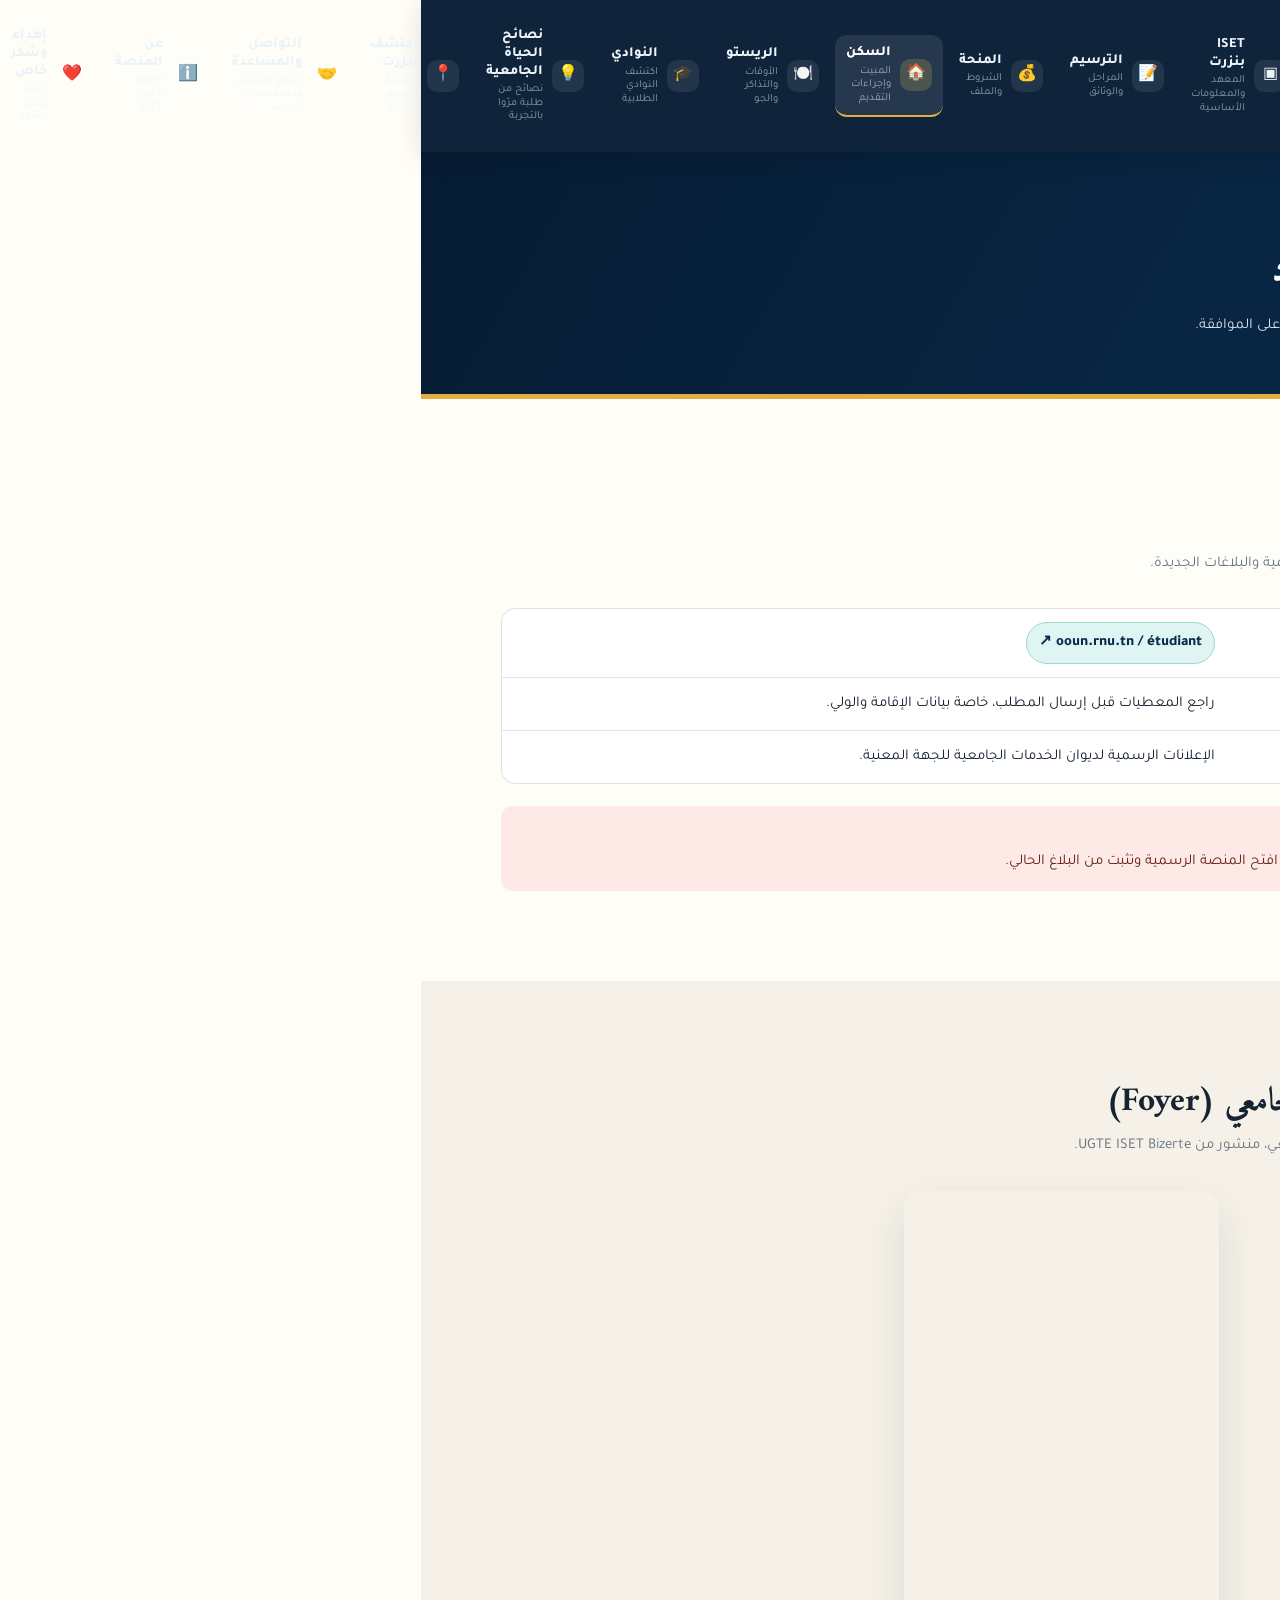
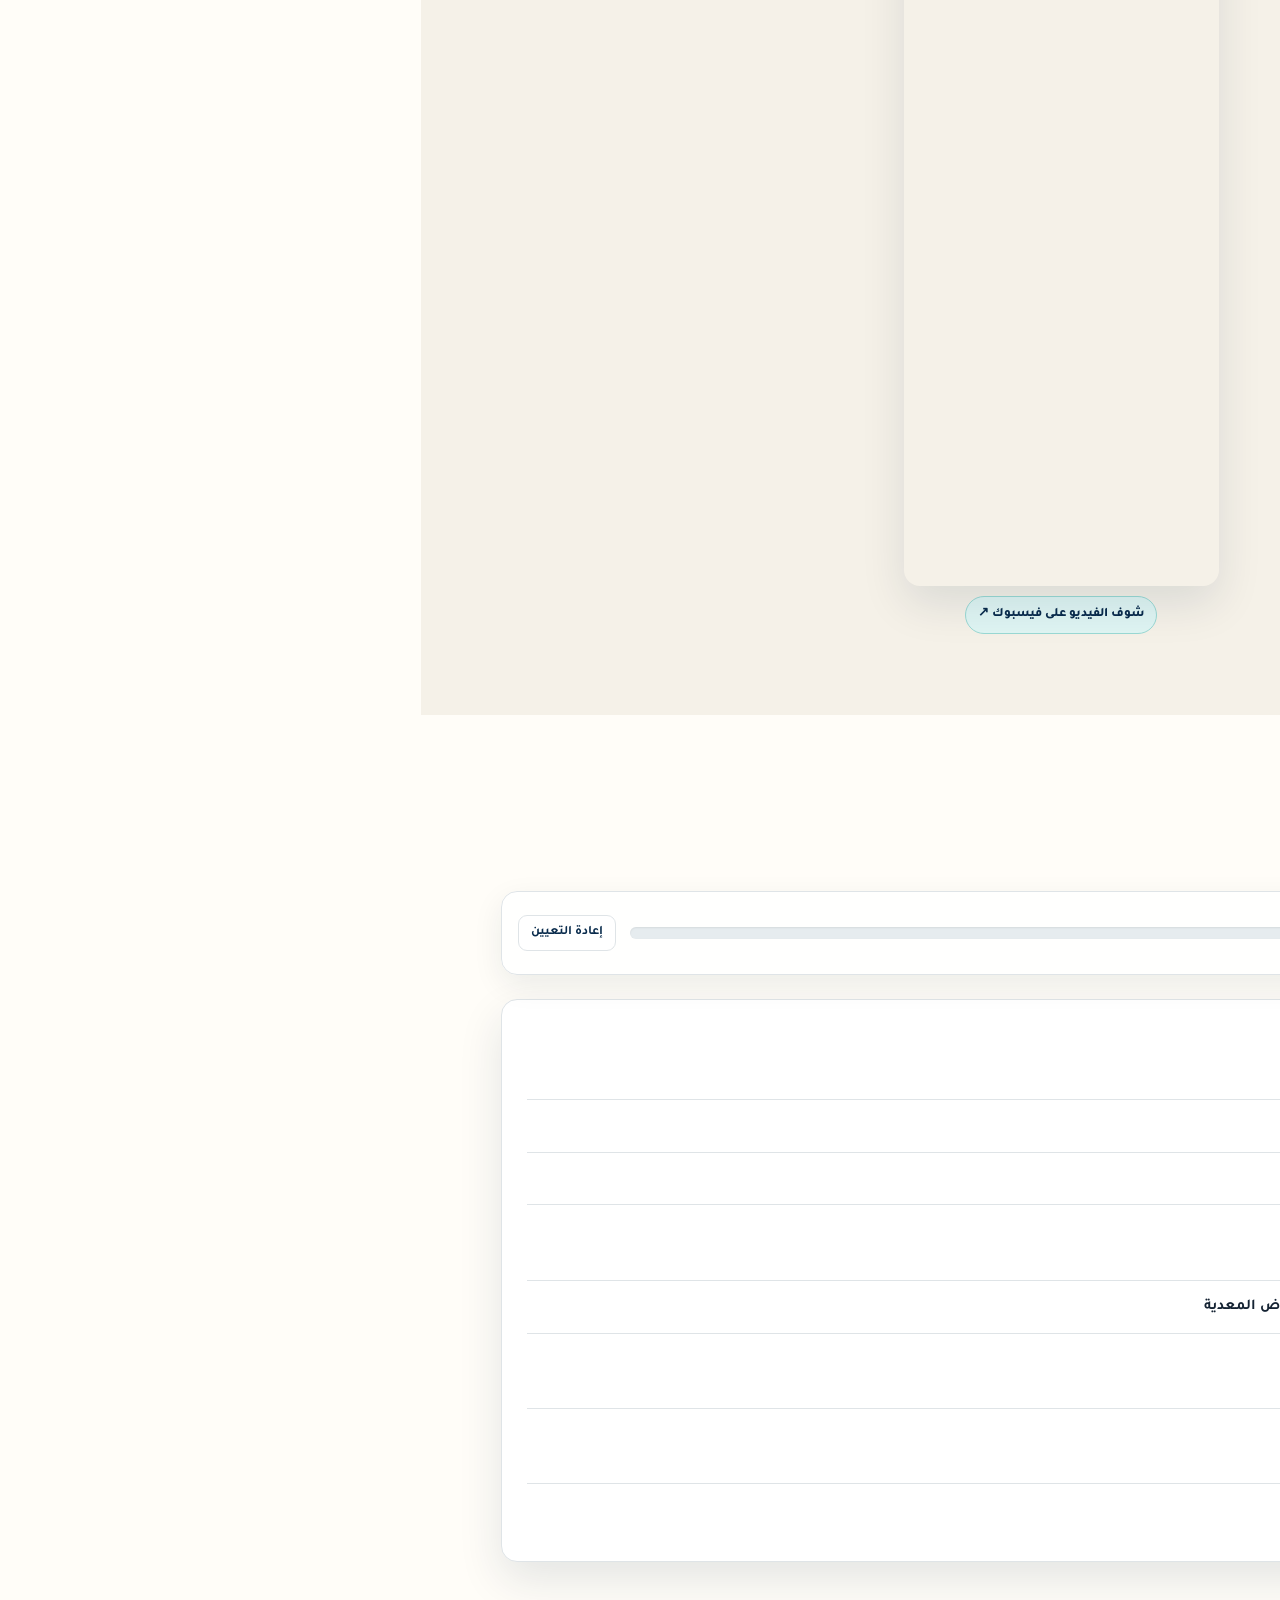
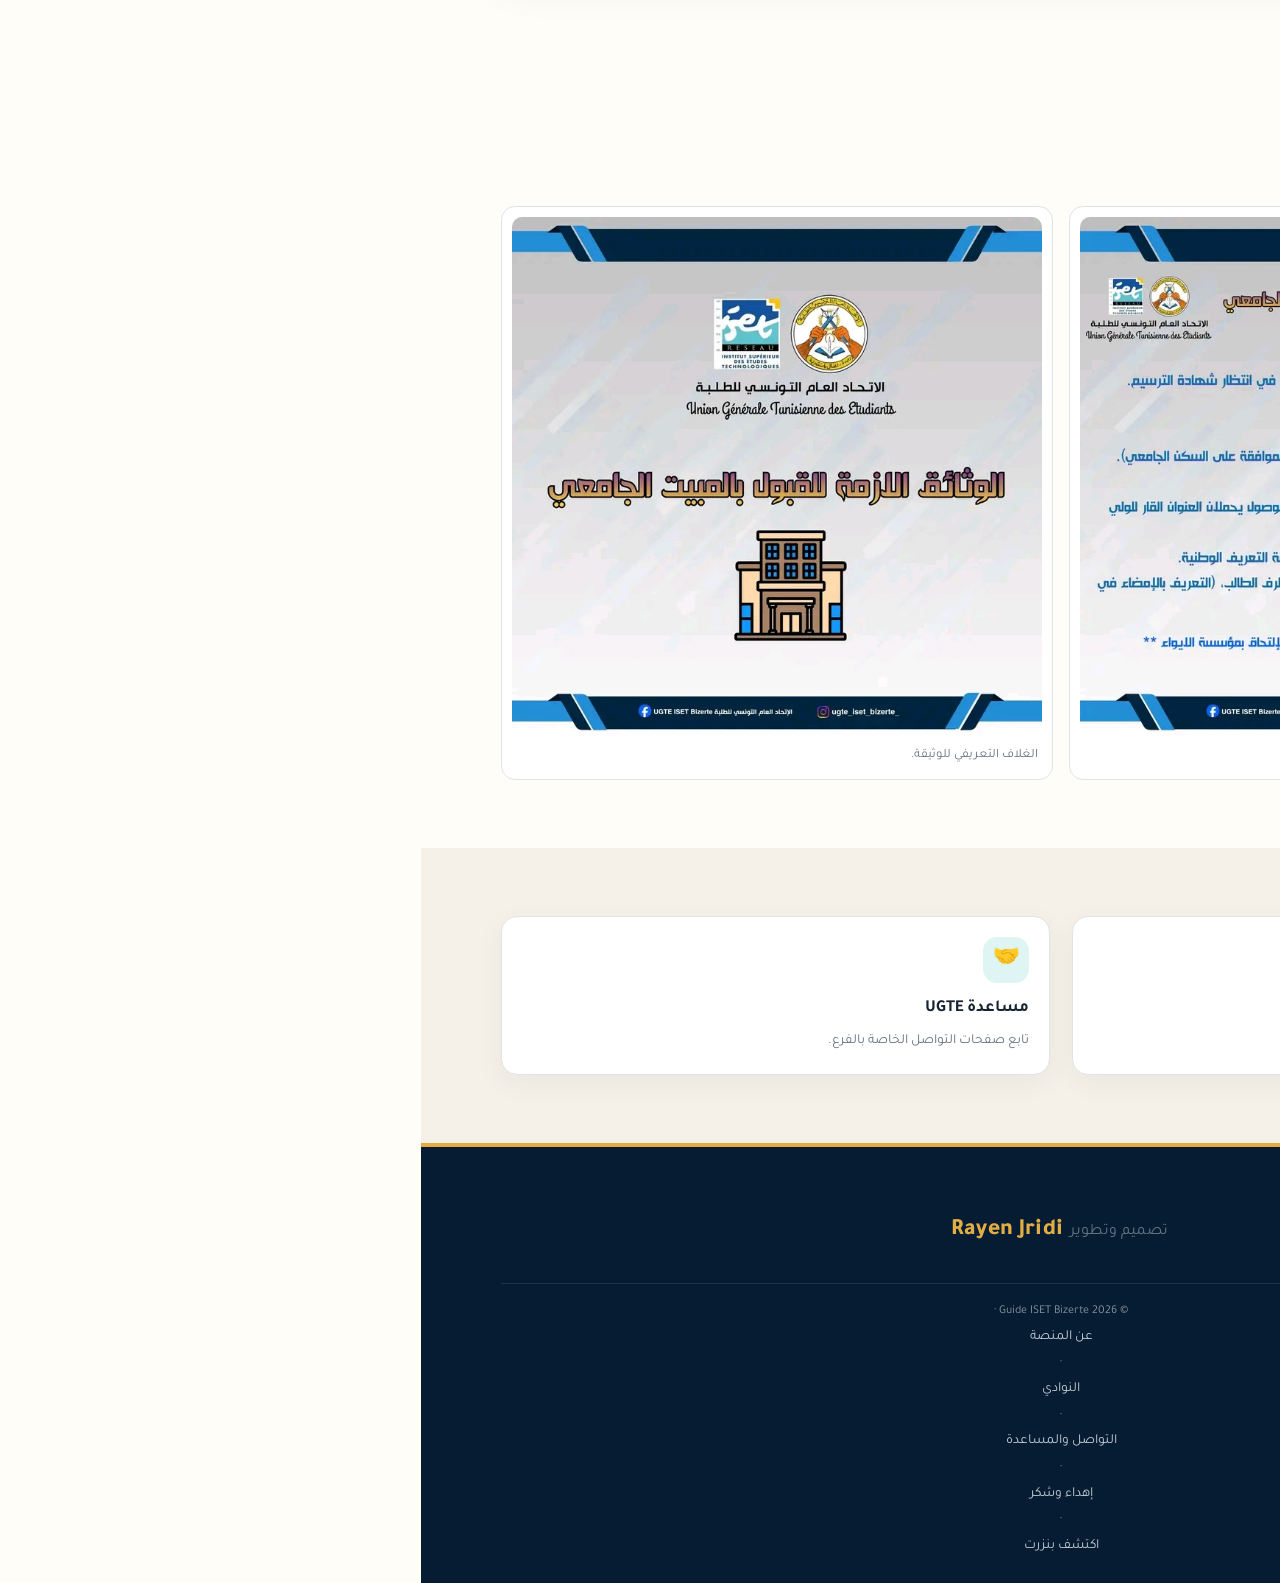
<file: sakan.html>
<!DOCTYPE html>
<html dir="rtl" lang="ar"><head><meta charset="utf-8"/><meta content="width=device-width,initial-scale=1" name="viewport"/><title>السكن الجامعي | UGTE ISET Bizerte</title><meta content="التسجيل في السكن الجامعي ووثائق القبول بالمبيت لطلبة ISET بنزرت الجدد، مع فيديو توضيحي." name="description"/><meta content="#092b4c" name="theme-color"/><meta content="website" property="og:type"/><meta content="UGTE ISET Bizerte" property="og:site_name"/><meta content="ar_TN" property="og:locale"/><meta content="السكن الجامعي | UGTE ISET Bizerte" property="og:title"/><meta content="التسجيل في السكن الجامعي ووثائق القبول بالمبيت لطلبة ISET بنزرت الجدد، مع فيديو توضيحي." property="og:description"/><meta content="https://rayenjridi.github.io/assets/img/ugte-emblem.png" property="og:image"/><meta content="https://rayenjridi.github.io/sakan.html" property="og:url"/><meta content="summary" name="twitter:card"/><meta content="السكن الجامعي | UGTE ISET Bizerte" name="twitter:title"/><meta content="التسجيل في السكن الجامعي ووثائق القبول بالمبيت لطلبة ISET بنزرت الجدد، مع فيديو توضيحي." name="twitter:description"/><meta content="https://rayenjridi.github.io/assets/img/ugte-emblem.png" name="twitter:image"/><link href="assets/img/ugte-emblem.png" rel="icon"/><link href="assets/css/style.css" rel="stylesheet"/></head><body data-page="sakan"><header class="site-header"><div class="wrap"><a class="brand" href="index.html"><img alt="شعار UGTE" src="assets/img/ugte-emblem.png"/><span><strong>UGTE ISET Bizerte</strong><span>دليل ومرافقة الطالب</span></span></a><div class="site-tools"><button aria-label="بحث" class="search-toggle" title="البحث" type="button">⌕</button><button aria-label="تبديل المظهر" class="theme-toggle" type="button">☀️</button></div><button aria-label="القائمة" class="nav-toggle">☰</button><nav aria-label="التنقل الرئيسي" class="main-nav"><div class="nav-heading"><span class="nav-heading-icon">☰</span><div><strong>دليل UGTE ISET Bizerte</strong><small>اختر القسم الذي تريد الوصول إليه</small></div></div><ul>
<li><a data-page="home" href="index.html"><span class="nav-icon">⌂</span><span class="nav-copy"><b>الرئيسية</b><small>الصفحة الرئيسية</small></span><span class="nav-arrow">›</span></a></li>
<li><a data-page="iset" href="iset.html"><span class="nav-icon">▣</span><span class="nav-copy"><b>ISET بنزرت</b><small>المعهد والمعلومات الأساسية</small></span><span class="nav-arrow">›</span></a></li>
<li><a data-page="tarsim" href="tarsim.html"><span class="nav-icon">📝</span><span class="nav-copy"><b>الترسيم</b><small>المراحل والوثائق</small></span><span class="nav-arrow">›</span></a></li>
<li><a data-page="mancha" href="mancha.html"><span class="nav-icon">💰</span><span class="nav-copy"><b>المنحة</b><small>الشروط والملف</small></span><span class="nav-arrow">›</span></a></li>
<li><a data-page="sakan" href="sakan.html"><span class="nav-icon">🏠</span><span class="nav-copy"><b>السكن</b><small>المبيت وإجراءات التقديم</small></span><span class="nav-arrow">›</span></a></li>
<li><a data-page="resto" href="resto.html"><span class="nav-icon">🍽️</span><span class="nav-copy"><b>الريستو</b><small>الأوقات والتذاكر والجو</small></span><span class="nav-arrow">›</span></a></li>
<li><a data-page="clubs" href="clubs.html"><span class="nav-icon">🎓</span><span class="nav-copy"><b>النوادي</b><small>اكتشف النوادي الطلابية</small></span><span class="nav-arrow">›</span></a></li>
<li><a data-page="tips" href="tips.html"><span class="nav-icon">💡</span><span class="nav-copy"><b>نصائح الحياة الجامعية</b><small>نصائح من طلبة مرّوا بالتجربة</small></span><span class="nav-arrow">›</span></a></li>
<li><a data-page="bizerte" href="bizerte.html"><span class="nav-icon">📍</span><span class="nav-copy"><b>اكتشف بنزرت</b><small>المدينة، الفيديو والصور</small></span><span class="nav-arrow">›</span></a></li>
<li><a data-page="contacts" href="contacts.html"><span class="nav-icon">🤝</span><span class="nav-copy"><b>التواصل والمساعدة</b><small>دليغو الأقسام واستفسارات الطلبة</small></span><span class="nav-arrow">›</span></a></li>
<li><a data-page="about" href="about.html"><span class="nav-icon">ℹ️</span><span class="nav-copy"><b>عن المنصة</b><small>Rayen Jridi × UGTE</small></span><span class="nav-arrow">›</span></a></li>
<li><a data-page="dedication" href="dedication.html"><span class="nav-icon">❤️</span><span class="nav-copy"><b>إهداء وشكر خاص</b><small>كلمة تقدير وشكر</small></span><span class="nav-arrow">›</span></a></li>
</ul><div class="nav-footer"><span>العربية</span><span>☀️ / 🌙</span></div></nav><div class="nav-backdrop" data-nav-close=""></div></div></header>
<div aria-hidden="true" class="search-overlay" id="site-search"><div class="search-backdrop" data-search-close=""></div><section aria-labelledby="search-title" aria-modal="true" class="search-panel" role="dialog"><div class="search-top"><div><span class="search-kicker">UGTE ISET Bizerte</span><h2 data-search-title="" id="search-title">البحث في الدليل</h2></div><button aria-label="إغلاق" class="search-close" data-search-close="" type="button">×</button></div><div class="search-input-wrap"><span>⌕</span><input autocomplete="off" id="site-search-input" placeholder="ابحث عن الترسيم، النوادي، بنزرت، Rayen Jridi..." type="search"/><kbd>ESC</kbd></div><div class="search-hints" id="search-hints"><button data-query="الترسيم" type="button">📝 الترسيم</button><button data-query="المنحة" type="button">💰 المنحة</button><button data-query="الريستو" type="button">🍽️ الريستو</button><button data-query="النوادي" type="button">🎓 النوادي</button><button data-query="بنزرت" type="button">📍 بنزرت</button><button data-query="Rayen Jridi" type="button">👤 Rayen Jridi</button><button data-query="UGTE" type="button">🤝 UGTE</button></div><div aria-live="polite" class="search-results" id="search-results"></div></section></div>

<div class="page-hero"><div class="wrap"><div class="breadcrumb"><a href="index.html">الرئيسية</a> ← السكن</div><span class="kicker" style="color:#ffd56c">ملف 03</span><h1>السكن الجامعي للطلبة الجدد</h1><p>من إنشاء المطلب إلى الوثائق التي تحضرها بعد الحصول على الموافقة.</p></div></div><section><div class="wrap"><div class="section-head"><span class="kicker">التسجيل</span><h2>قبل القبول: سجّل مطلب السكن</h2><p>بالنسبة للإجراءات والمواعيد المتغيرة، تابع المنصة الرسمية والبلاغات الجديدة.</p></div><div class="info-table"><table style="width:100%;border-collapse:collapse"><tr><td>منصة السكن</td><td><a class="link-pill" href="https://www.ooun.rnu.tn/fr/etudiant/login" rel="noopener" target="_blank">ooun.rnu.tn / étudiant ↗</a></td></tr><tr><td>نقطة مهمة</td><td>راجع المعطيات قبل إرسال المطلب، خاصة بيانات الإقامة والولي.</td></tr><tr><td>المرجع</td><td>الإعلانات الرسمية لديوان الخدمات الجامعية للجهة المعنية.</td></tr></table></div><div class="notice danger"><div><strong>ما تعتمدش على تاريخ قديم دون تحقق</strong>مواعيد السكن تتبدل من سنة إلى أخرى. قبل التقديم، افتح المنصة الرسمية وتثبت من البلاغ الحالي.</div></div></div></section>
<section class="paper2"><div class="wrap"><div class="section-head"><span class="kicker">فيديو توضيحي</span><h2>كيفاش تعمل مطلب السكن الجامعي (Foyer)</h2><p>فيديو قصير يشرح خطوات تسجيل مطلب السكن الجامعي، منشور من UGTE ISET Bizerte.</p></div><div class="fb-video-wrap" style="max-width:560px;margin:0 auto"><div style="position:relative;padding-top:177.77%;border-radius:16px;overflow:hidden;box-shadow:var(--shadow);max-width:315px;margin:0 auto"><iframe allow="autoplay; clipboard-write; encrypted-media; picture-in-picture; web-share" allowfullscreen="true" frameborder="0" scrolling="no" src="https://www.facebook.com/plugins/video.php?href=https%3A%2F%2Fwww.facebook.com%2Freel%2F1455612056600210%2F&amp;show_text=false" style="position:absolute;inset:0;width:100%;height:100%;border:0"></iframe></div><p class="small center" style="margin-top:10px"><a class="link-pill" href="https://www.facebook.com/reel/1455612056600210/" rel="noopener" target="_blank">شوف الفيديو على فيسبوك ↗</a></p></div></div></section>
<section><div class="wrap"><div class="section-head"><span class="kicker">بعد القبول</span><h2>الوثائق اللازمة للقبول بالمبيت</h2></div><div class="checklist-toolbar"><div><strong data-i18n="progress">تقدم الملف</strong><span id="checklist-count">0 / 0</span></div><div class="progress-track"><div class="progress-bar" id="checklist-progress"></div></div><button class="reset-checklist" data-i18n="reset" id="reset-checklist" type="button">إعادة التعيين</button></div><div class="folder"><div class="folder-body"><div class="doc-list"><div class="doc-item"><span class="check"></span><div class="txt"><strong>نسخة من وصل الترسيم</strong><span>أو ما يثبت الترسيم عند انتظار الشهادة.</span></div></div><div class="doc-item"><span class="check"></span><div class="txt"><strong>شهادة إقامة الأب أو الولي القانوني</strong></div></div><div class="doc-item"><span class="check"></span><div class="txt"><strong>نسخة من بطاقة التعريف الوطنية للطالب</strong></div></div><div class="doc-item"><span class="check"></span><div class="txt"><strong>وصل خلاص معاليم الإيواء</strong><span>بعد الموافقة على السكن.</span></div></div><div class="doc-item"><span class="check"></span><div class="txt"><strong>شهادة طبية تثبت سلامة الطالب من الأمراض المعدية</strong></div></div><div class="doc-item"><span class="check"></span><div class="txt"><strong>ظرفان خالصا المعلوم</strong><span>وفق الشروط المبينة في البلاغ.</span></div></div><div class="doc-item"><span class="check"></span><div class="txt"><strong>صورتان شمسيتان</strong><span>تحملان بيانات الطالب المطلوبة.</span></div></div><div class="doc-item"><span class="check"></span><div class="txt"><strong>الالتزام باحترام النظام الداخلي</strong></div></div></div></div></div></div></section><section><div class="wrap"><div class="section-head"><span class="kicker">الوثيقة المصوّرة</span><h2>قائمة القبول بالمبيت في صورة</h2></div><div class="doc-gallery"><figure><img alt="وثائق القبول بالمبيت" src="assets/docs/1789303343877.jpg"/><figcaption>القائمة التفصيلية للوثائق المطلوبة.</figcaption></figure><figure><img alt="غلاف وثائق المبيت" src="assets/docs/1789303341965.jpg"/><figcaption>الغلاف التعريفي للوثيقة.</figcaption></figure></div></div></section>
<section class="paper2"><div class="wrap"><div class="grid-2"><a class="card" href="tarsim.html"><div class="icon">📄</div><h3>الترسيم</h3><p>حضّر ملفك قبل التسجيل النهائي.</p></a><a class="card" href="index.html#ugte"><div class="icon">🤝</div><h3>مساعدة UGTE</h3><p>تابع صفحات التواصل الخاصة بالفرع.</p></a></div></div></section><footer class="site-footer"><div class="creator-credit"><span>تصميم وتطوير</span> <strong>Rayen Jridi</strong></div><div class="wrap footer-bottom">© 2026 Guide ISET Bizerte · <a href="about.html">عن المنصة</a> · <a href="clubs.html">النوادي</a> · <a href="contacts.html">التواصل والمساعدة</a> · <a href="dedication.html">إهداء وشكر</a> · <a href="bizerte.html">اكتشف بنزرت</a></div></footer><script src="assets/js/main.js?v=18"></script></body></html>
</file>
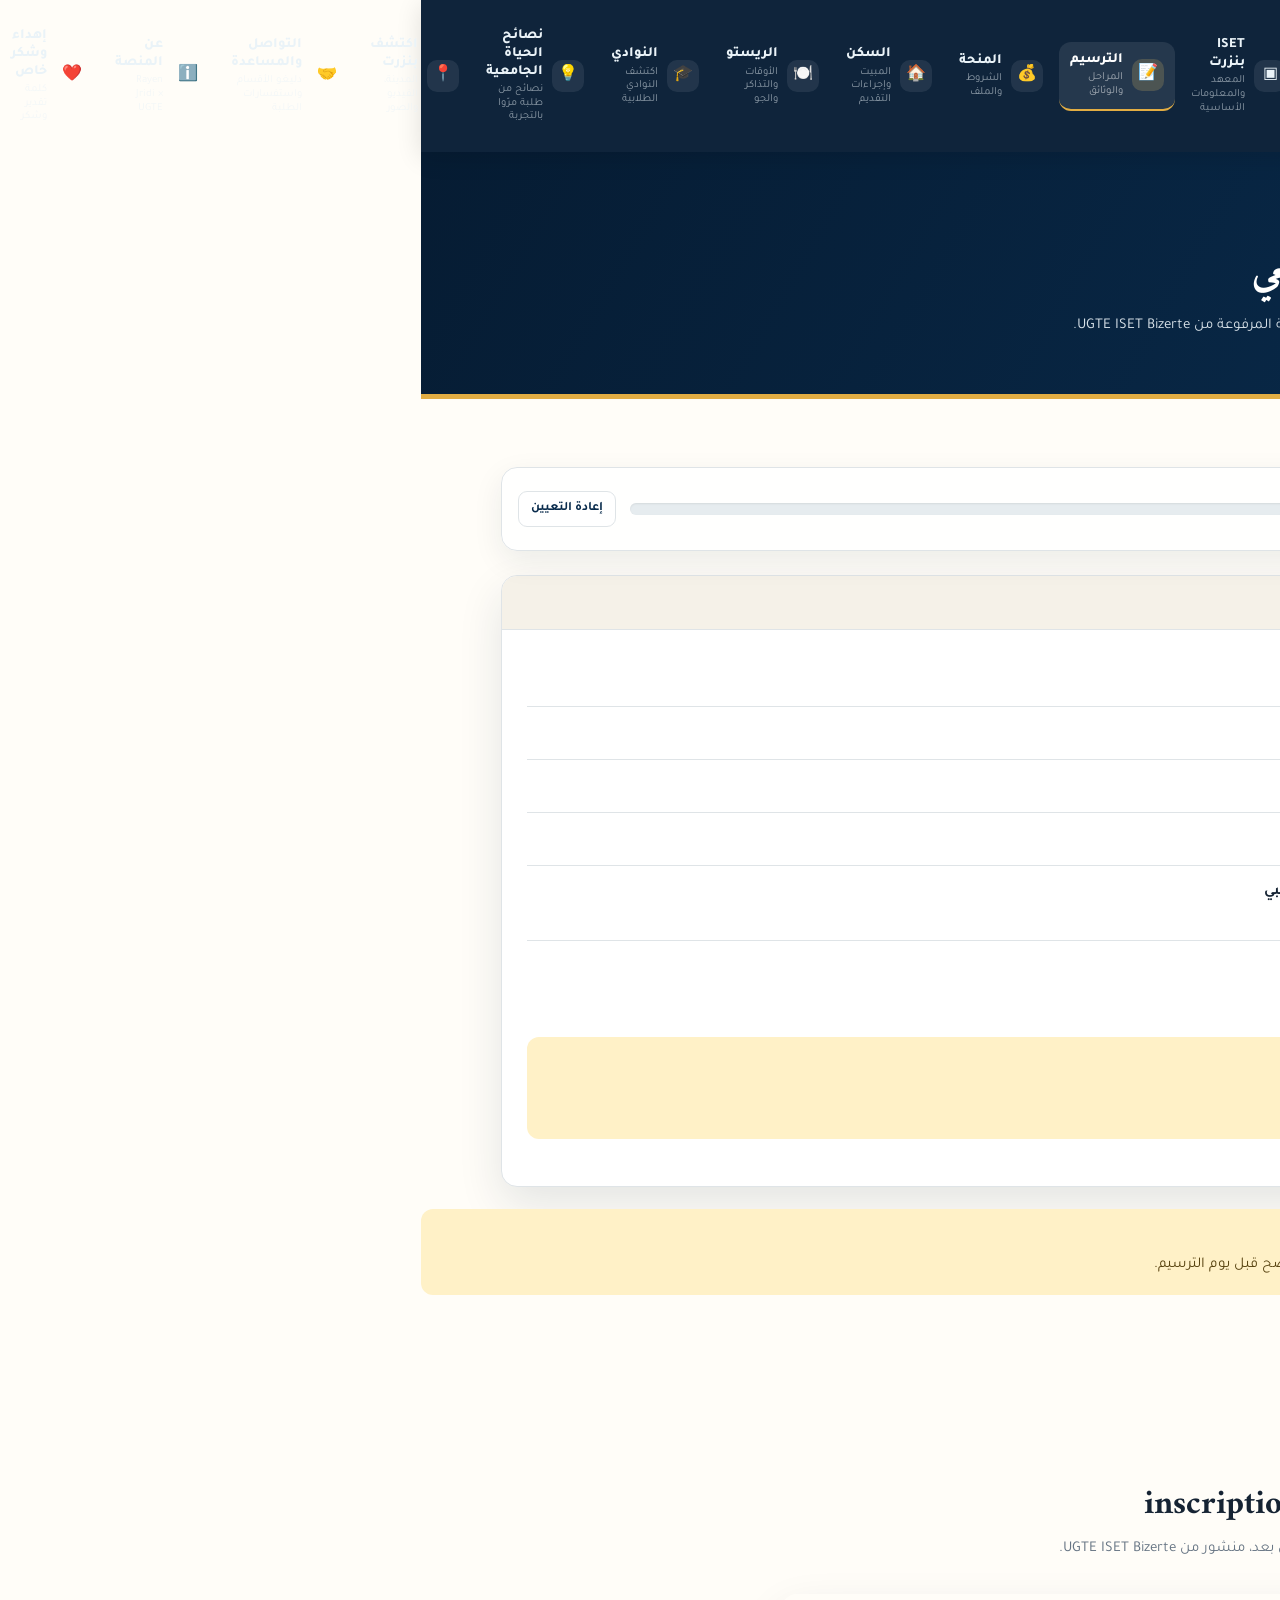
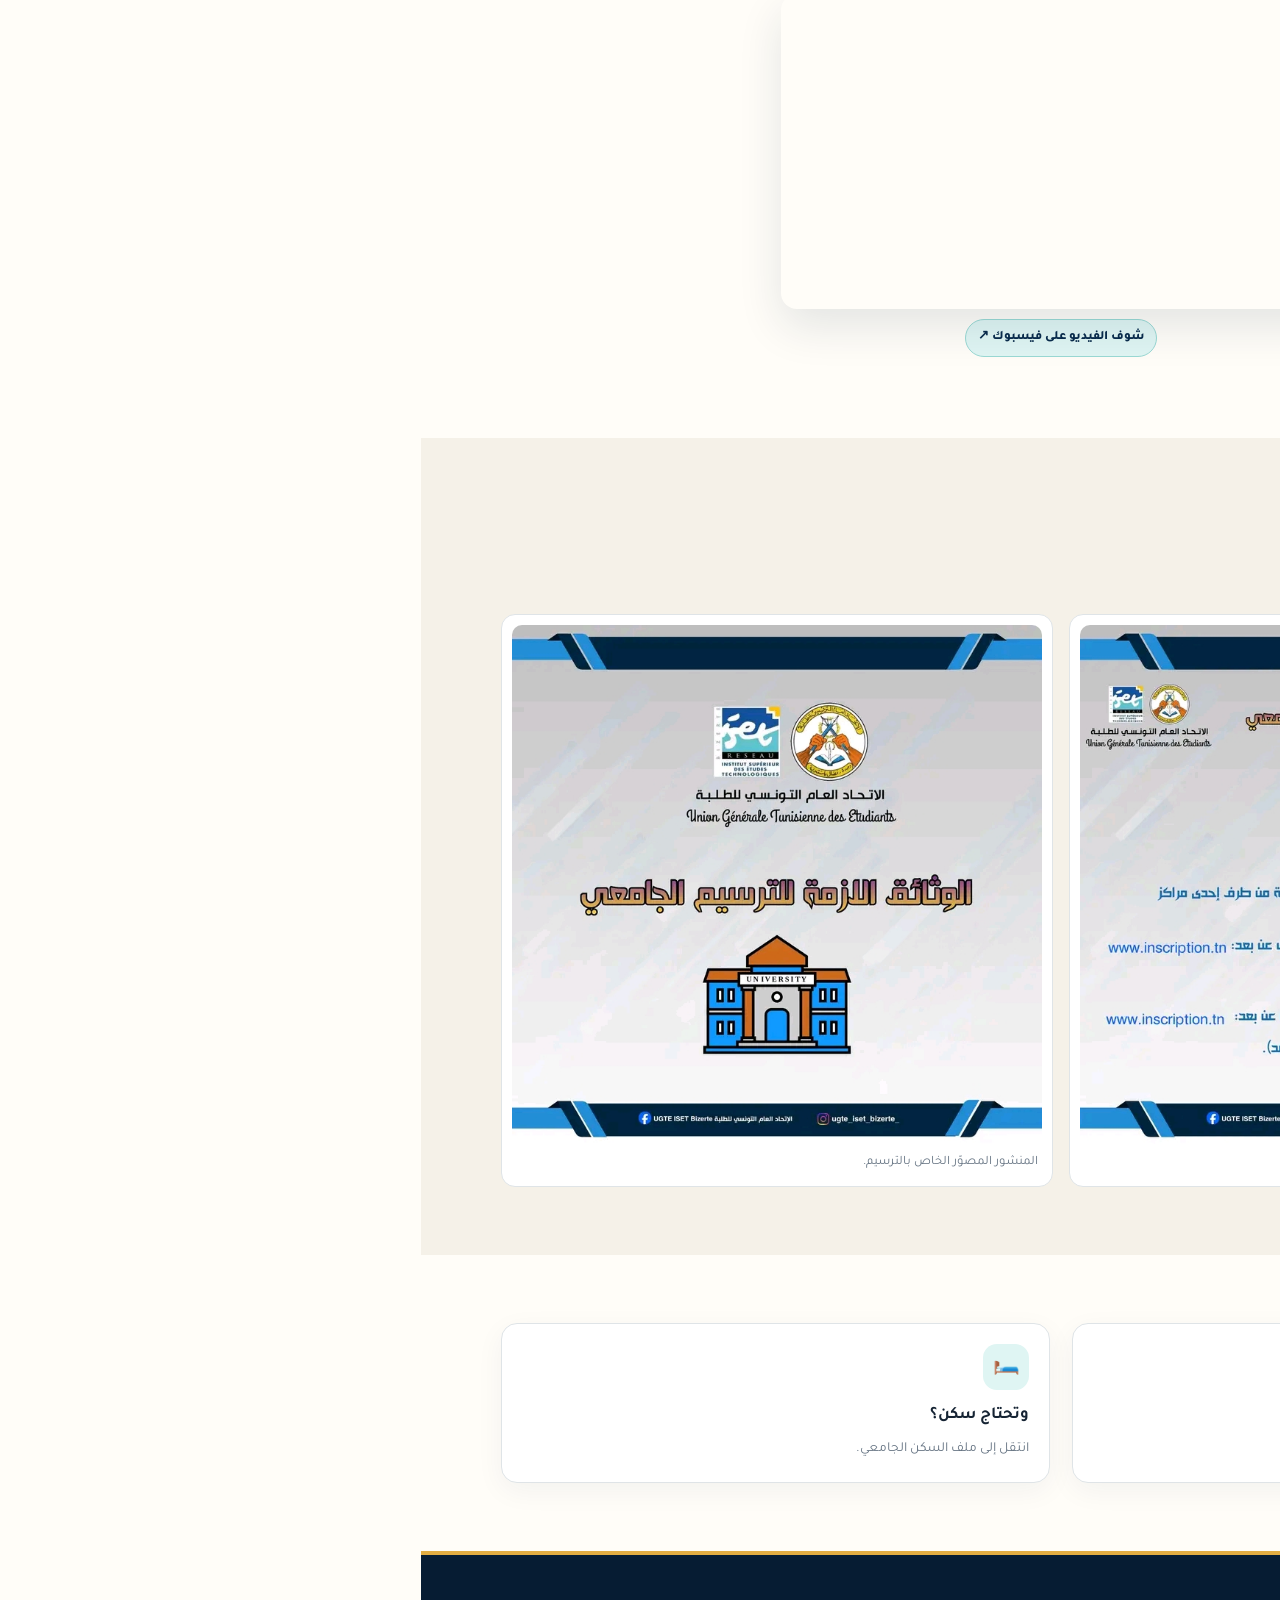
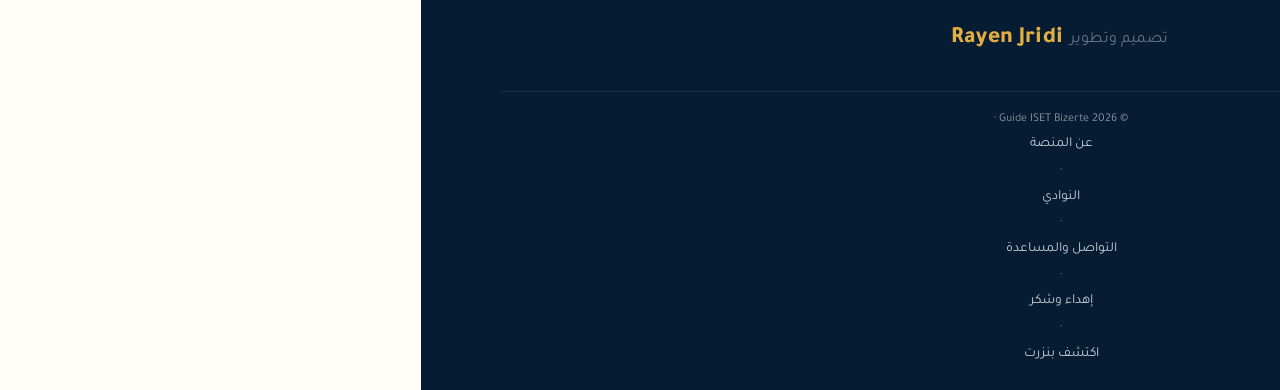
<file: tarsim.html>
<!DOCTYPE html>
<html dir="rtl" lang="ar"><head><meta charset="utf-8"/><meta content="width=device-width,initial-scale=1" name="viewport"/><title>الترسيم الجامعي | UGTE ISET Bizerte</title><meta content="الوثائق اللازمة للترسيم الجامعي بـISET بنزرت للطلبة الجدد والقدامى، مع فيديو توضيحي وصور الوثيقة الرسمية." name="description"/><meta content="#092b4c" name="theme-color"/><meta content="website" property="og:type"/><meta content="UGTE ISET Bizerte" property="og:site_name"/><meta content="ar_TN" property="og:locale"/><meta content="الترسيم الجامعي | UGTE ISET Bizerte" property="og:title"/><meta content="الوثائق اللازمة للترسيم الجامعي بـISET بنزرت للطلبة الجدد والقدامى، مع فيديو توضيحي وصور الوثيقة الرسمية." property="og:description"/><meta content="https://rayenjridi.github.io/assets/img/ugte-emblem.png" property="og:image"/><meta content="https://rayenjridi.github.io/tarsim.html" property="og:url"/><meta content="summary" name="twitter:card"/><meta content="الترسيم الجامعي | UGTE ISET Bizerte" name="twitter:title"/><meta content="الوثائق اللازمة للترسيم الجامعي بـISET بنزرت للطلبة الجدد والقدامى، مع فيديو توضيحي وصور الوثيقة الرسمية." name="twitter:description"/><meta content="https://rayenjridi.github.io/assets/img/ugte-emblem.png" name="twitter:image"/><link href="assets/img/ugte-emblem.png" rel="icon"/><link href="assets/css/style.css" rel="stylesheet"/></head><body data-page="tarsim"><header class="site-header"><div class="wrap"><a class="brand" href="index.html"><img alt="شعار UGTE" src="assets/img/ugte-emblem.png"/><span><strong>UGTE ISET Bizerte</strong><span>دليل ومرافقة الطالب</span></span></a><div class="site-tools"><button aria-label="بحث" class="search-toggle" title="البحث" type="button">⌕</button><button aria-label="تبديل المظهر" class="theme-toggle" type="button">☀️</button></div><button aria-label="القائمة" class="nav-toggle">☰</button><nav aria-label="التنقل الرئيسي" class="main-nav"><div class="nav-heading"><span class="nav-heading-icon">☰</span><div><strong>دليل UGTE ISET Bizerte</strong><small>اختر القسم الذي تريد الوصول إليه</small></div></div><ul>
<li><a data-page="home" href="index.html"><span class="nav-icon">⌂</span><span class="nav-copy"><b>الرئيسية</b><small>الصفحة الرئيسية</small></span><span class="nav-arrow">›</span></a></li>
<li><a data-page="iset" href="iset.html"><span class="nav-icon">▣</span><span class="nav-copy"><b>ISET بنزرت</b><small>المعهد والمعلومات الأساسية</small></span><span class="nav-arrow">›</span></a></li>
<li><a data-page="tarsim" href="tarsim.html"><span class="nav-icon">📝</span><span class="nav-copy"><b>الترسيم</b><small>المراحل والوثائق</small></span><span class="nav-arrow">›</span></a></li>
<li><a data-page="mancha" href="mancha.html"><span class="nav-icon">💰</span><span class="nav-copy"><b>المنحة</b><small>الشروط والملف</small></span><span class="nav-arrow">›</span></a></li>
<li><a data-page="sakan" href="sakan.html"><span class="nav-icon">🏠</span><span class="nav-copy"><b>السكن</b><small>المبيت وإجراءات التقديم</small></span><span class="nav-arrow">›</span></a></li>
<li><a data-page="resto" href="resto.html"><span class="nav-icon">🍽️</span><span class="nav-copy"><b>الريستو</b><small>الأوقات والتذاكر والجو</small></span><span class="nav-arrow">›</span></a></li>
<li><a data-page="clubs" href="clubs.html"><span class="nav-icon">🎓</span><span class="nav-copy"><b>النوادي</b><small>اكتشف النوادي الطلابية</small></span><span class="nav-arrow">›</span></a></li>
<li><a data-page="tips" href="tips.html"><span class="nav-icon">💡</span><span class="nav-copy"><b>نصائح الحياة الجامعية</b><small>نصائح من طلبة مرّوا بالتجربة</small></span><span class="nav-arrow">›</span></a></li>
<li><a data-page="bizerte" href="bizerte.html"><span class="nav-icon">📍</span><span class="nav-copy"><b>اكتشف بنزرت</b><small>المدينة، الفيديو والصور</small></span><span class="nav-arrow">›</span></a></li>
<li><a data-page="contacts" href="contacts.html"><span class="nav-icon">🤝</span><span class="nav-copy"><b>التواصل والمساعدة</b><small>دليغو الأقسام واستفسارات الطلبة</small></span><span class="nav-arrow">›</span></a></li>
<li><a data-page="about" href="about.html"><span class="nav-icon">ℹ️</span><span class="nav-copy"><b>عن المنصة</b><small>Rayen Jridi × UGTE</small></span><span class="nav-arrow">›</span></a></li>
<li><a data-page="dedication" href="dedication.html"><span class="nav-icon">❤️</span><span class="nav-copy"><b>إهداء وشكر خاص</b><small>كلمة تقدير وشكر</small></span><span class="nav-arrow">›</span></a></li>
</ul><div class="nav-footer"><span>العربية</span><span>☀️ / 🌙</span></div></nav><div class="nav-backdrop" data-nav-close=""></div></div></header>
<div aria-hidden="true" class="search-overlay" id="site-search"><div class="search-backdrop" data-search-close=""></div><section aria-labelledby="search-title" aria-modal="true" class="search-panel" role="dialog"><div class="search-top"><div><span class="search-kicker">UGTE ISET Bizerte</span><h2 data-search-title="" id="search-title">البحث في الدليل</h2></div><button aria-label="إغلاق" class="search-close" data-search-close="" type="button">×</button></div><div class="search-input-wrap"><span>⌕</span><input autocomplete="off" id="site-search-input" placeholder="ابحث عن الترسيم، النوادي، بنزرت، Rayen Jridi..." type="search"/><kbd>ESC</kbd></div><div class="search-hints" id="search-hints"><button data-query="الترسيم" type="button">📝 الترسيم</button><button data-query="المنحة" type="button">💰 المنحة</button><button data-query="الريستو" type="button">🍽️ الريستو</button><button data-query="النوادي" type="button">🎓 النوادي</button><button data-query="بنزرت" type="button">📍 بنزرت</button><button data-query="Rayen Jridi" type="button">👤 Rayen Jridi</button><button data-query="UGTE" type="button">🤝 UGTE</button></div><div aria-live="polite" class="search-results" id="search-results"></div></section></div>

<div class="page-hero"><div class="wrap"><div class="breadcrumb"><a href="index.html">الرئيسية</a> ← الترسيم</div><span class="kicker" style="color:#ffd56c">ملف 01</span><h1>الوثائق اللازمة للترسيم الجامعي</h1><p>قائمة عملية للطلبة الجدد والقدامى، مع الصور التوضيحية المرفوعة من UGTE ISET Bizerte.</p></div></div><section><div class="wrap"><div class="checklist-toolbar"><div><strong data-i18n="progress">تقدم الملف</strong><span id="checklist-count">0 / 0</span></div><div class="progress-track"><div class="progress-bar" id="checklist-progress"></div></div><button class="reset-checklist" data-i18n="reset" id="reset-checklist" type="button">إعادة التعيين</button></div><div class="folder"><div class="folder-tabs"><button class="active" data-target="new">🆕 الطالب الجديد</button><button data-target="old">🔁 الطالب القديم</button></div><div class="folder-body"><div class="pane active" id="new"><div class="doc-list"><div class="doc-item"><span class="check"></span><div class="txt"><strong>نسخة من بطاقة التعريف الوطنية</strong></div></div><div class="doc-item"><span class="check"></span><div class="txt"><strong>02 صور شمسية حديثة</strong></div></div><div class="doc-item"><span class="check"></span><div class="txt"><strong>نسخة عادية من شهادة الباكالوريا</strong></div></div><div class="doc-item"><span class="check"></span><div class="txt"><strong>نسخة عادية من كشف أعداد الباكالوريا</strong></div></div><div class="doc-item"><span class="check"></span><div class="txt"><strong>الدفتر الصحي الأصلي + شهادة الفحص الطبي</strong><span>من إحدى مراكز الصحة العمومية.</span></div></div><div class="doc-item"><span class="check"></span><div class="txt"><strong>وصل خلاص معاليم التسجيل</strong><span>مستخرج من موقع التسجيل عن بعد.</span></div></div></div><div class="notice"><div><strong>التسجيل عن بعد</strong><a class="link-pill" href="https://www.inscription.tn/" rel="noopener" target="_blank">www.inscription.tn ↗</a></div></div></div><div class="pane" id="old"><div class="doc-list"><div class="doc-item"><span class="check"></span><div class="txt"><strong>وصل خلاص معاليم التسجيل</strong><span>مستخرج من موقع التسجيل عن بعد.</span></div></div><div class="doc-item"><span class="check"></span><div class="txt"><strong>بطاقة الاستظهار بكشف الأعداد</strong><span>تُسلّم من إدارة المعهد.</span></div></div></div><div class="notice"><div><strong>التسجيل عن بعد</strong><a class="link-pill" href="https://www.inscription.tn/" rel="noopener" target="_blank">www.inscription.tn ↗</a></div></div></div></div></div></div><div class="notice"><div><strong>نصيحة</strong>حضّر نسخًا إضافية من الوثائق المهمة، وخلي الملفات في ترتيب واضح قبل يوم الترسيم.</div></div></section><section><div class="wrap"><div class="section-head"><span class="kicker">فيديو توضيحي</span><h2>كيفاش تعمل حساب في inscription.tn</h2><p>فيديو قصير يشرح خطوات إنشاء الحساب والتسجيل عن بعد، منشور من UGTE ISET Bizerte.</p></div><div class="fb-video-wrap" style="max-width:560px;margin:0 auto"><div style="position:relative;padding-top:56.25%;border-radius:16px;overflow:hidden;box-shadow:var(--shadow)"><iframe allow="autoplay; clipboard-write; encrypted-media; picture-in-picture; web-share" allowfullscreen="true" frameborder="0" scrolling="no" src="https://www.facebook.com/plugins/video.php?href=https%3A%2F%2Fwww.facebook.com%2Fshare%2Fv%2F1CC2EL5nK1%2F&amp;show_text=false" style="position:absolute;inset:0;width:100%;height:100%;border:0"></iframe></div><p class="small center" style="margin-top:10px"><a class="link-pill" href="https://www.facebook.com/share/v/1CC2EL5nK1/" rel="noopener" target="_blank">شوف الفيديو على فيسبوك ↗</a></p></div></div></section>
<section class="paper2"><div class="wrap"><div class="section-head"><span class="kicker">الوثيقة المصوّرة</span><h2>شوف القائمة كاملة في صورة</h2></div><div class="doc-gallery"><figure><img alt="وثائق الترسيم الجامعي" src="assets/docs/1789303398490.jpg"/><figcaption>الوثائق المطلوبة للطلبة الجدد والقدامى.</figcaption></figure><figure><img alt="غلاف وثائق الترسيم" src="assets/docs/1789303396762.jpg"/><figcaption>المنشور المصوّر الخاص بالترسيم.</figcaption></figure></div></div></section><section><div class="wrap"><div class="grid-2"><a class="card" href="mancha.html"><div class="icon">💰</div><h3>بعد الترسيم: المنحة</h3><p>راجع الشروط والوثائق الخاصة بالمنحة.</p></a><a class="card" href="sakan.html"><div class="icon">🛏️</div><h3>وتحتاج سكن؟</h3><p>انتقل إلى ملف السكن الجامعي.</p></a></div></div></section><footer class="site-footer"><div class="creator-credit"><span>تصميم وتطوير</span> <strong>Rayen Jridi</strong></div><div class="wrap footer-bottom">© 2026 Guide ISET Bizerte · <a href="about.html">عن المنصة</a> · <a href="clubs.html">النوادي</a> · <a href="contacts.html">التواصل والمساعدة</a> · <a href="dedication.html">إهداء وشكر</a> · <a href="bizerte.html">اكتشف بنزرت</a></div></footer><script src="assets/js/main.js?v=18"></script></body></html>
</file>
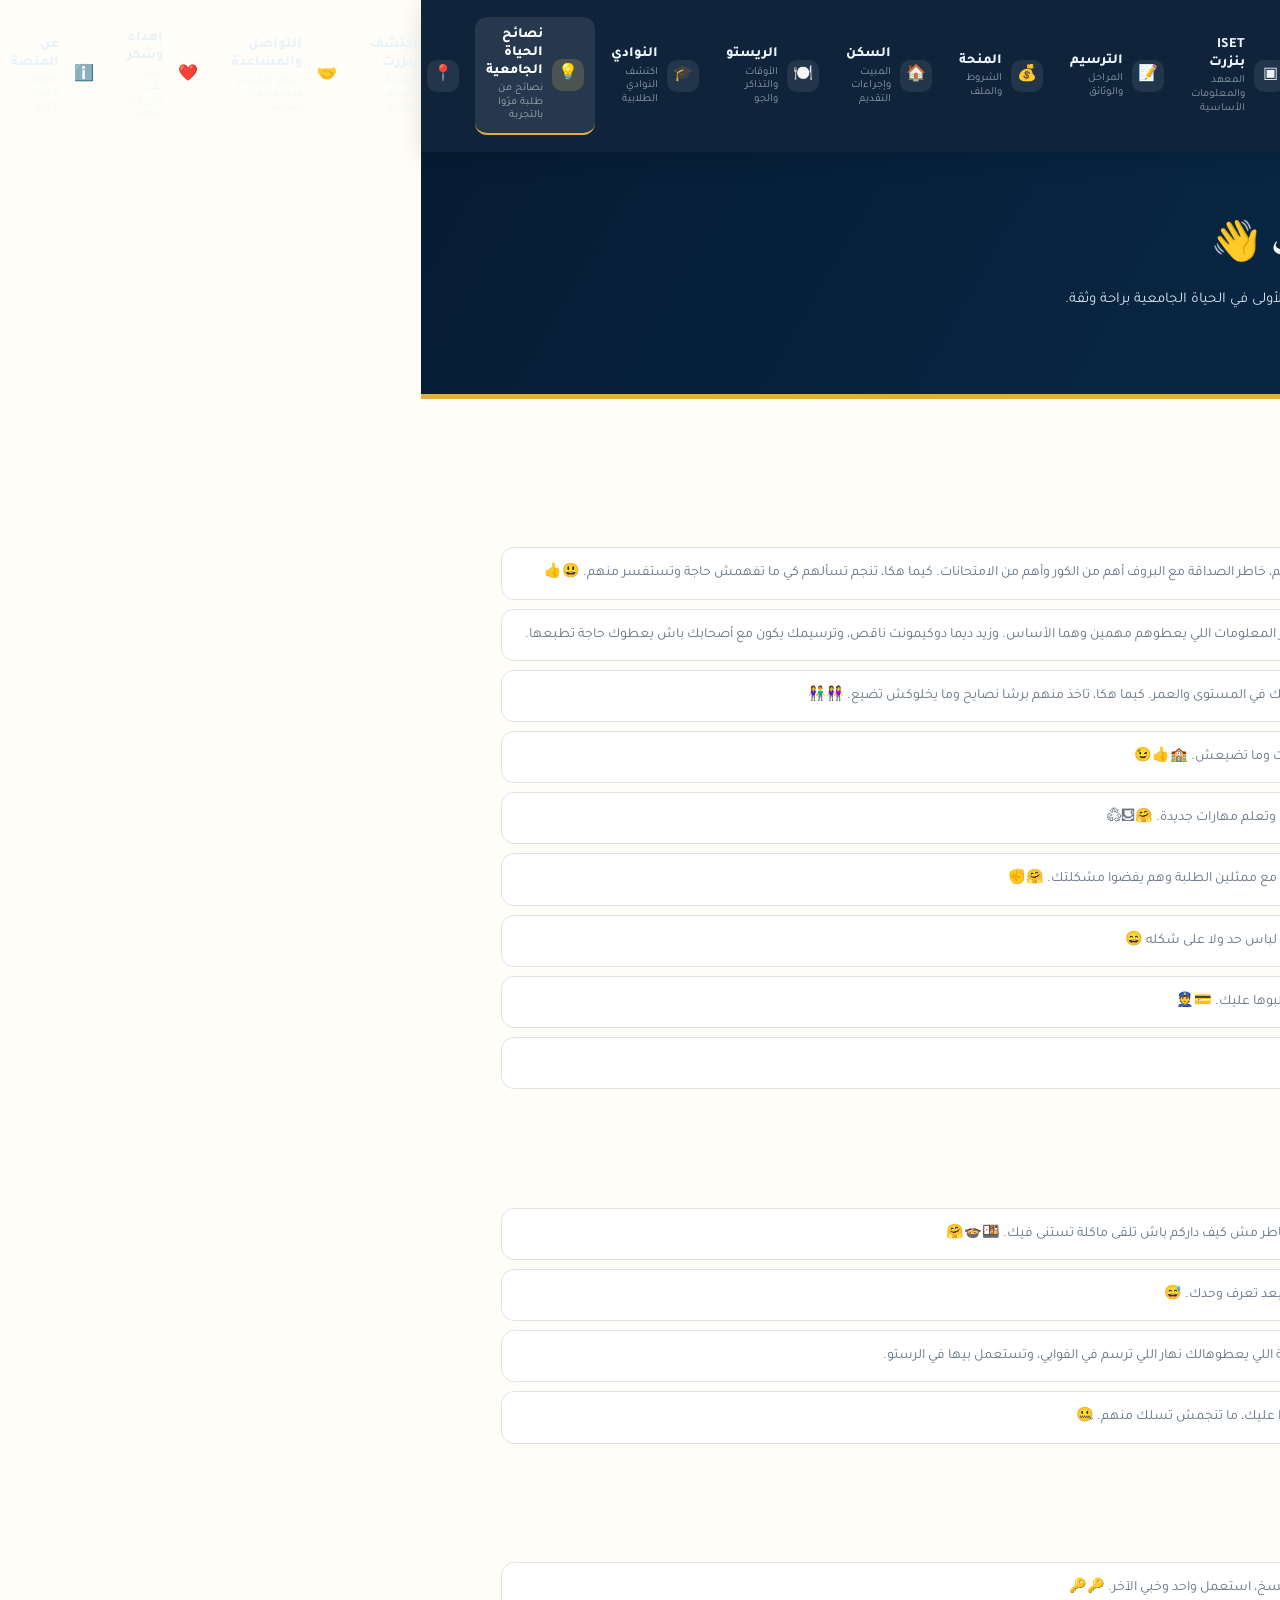
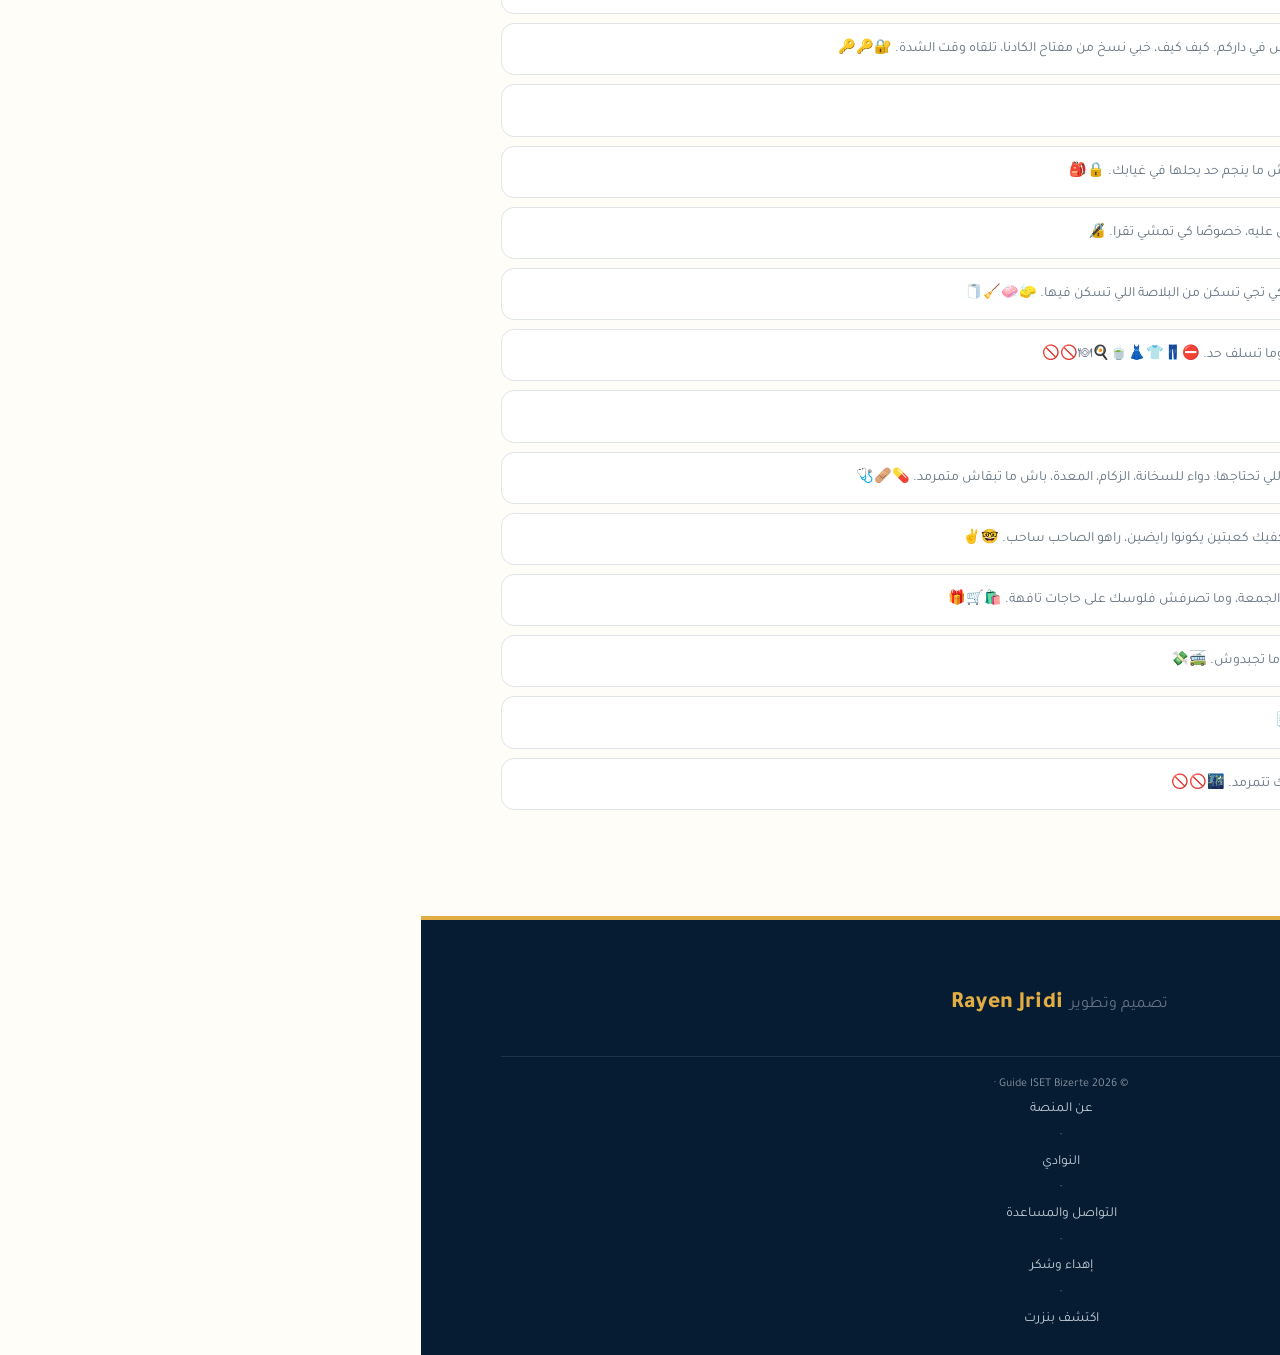
<file: tips.html>
<!doctype html><html lang="ar" dir="rtl"><head><meta charset="utf-8"><meta name="viewport" content="width=device-width,initial-scale=1"><meta name="theme-color" content="#092b4c"><link rel="icon" href="assets/img/ugte-emblem.png"><link rel="stylesheet" href="assets/css/style.css?v=16"></head><body data-page="tips"><title>نصائح الحياة الجامعية | Guide ISET Bizerte</title><meta name="description" content="نصائح طلبة ISET Bizerte حول الدراسة، الريستو والمبيت."><header class="site-header"><div class="wrap"><a class="brand" href="index.html"><img src="assets/img/ugte-emblem.png" alt="شعار UGTE"><span><strong>UGTE ISET Bizerte</strong><span>دليل ومرافقة الطالب</span></span></a><div class="site-tools"><button class="search-toggle" type="button" aria-label="بحث" title="البحث">⌕</button><button class="theme-toggle" type="button" aria-label="تبديل المظهر">☀️</button></div><button class="nav-toggle" aria-label="القائمة">☰</button><nav class="main-nav" aria-label="التنقل الرئيسي"><div class="nav-heading"><span class="nav-heading-icon">☰</span><div><strong>دليل UGTE ISET Bizerte</strong><small>اختر القسم الذي تريد الوصول إليه</small></div></div><ul>
<li><a href="index.html" data-page="home"><span class="nav-icon">⌂</span><span class="nav-copy"><b>الرئيسية</b><small>الصفحة الرئيسية</small></span><span class="nav-arrow">›</span></a></li>
<li><a href="iset.html" data-page="iset"><span class="nav-icon">▣</span><span class="nav-copy"><b>ISET بنزرت</b><small>المعهد والمعلومات الأساسية</small></span><span class="nav-arrow">›</span></a></li>
<li><a href="tarsim.html" data-page="tarsim"><span class="nav-icon">📝</span><span class="nav-copy"><b>الترسيم</b><small>المراحل والوثائق</small></span><span class="nav-arrow">›</span></a></li>
<li><a href="mancha.html" data-page="mancha"><span class="nav-icon">💰</span><span class="nav-copy"><b>المنحة</b><small>الشروط والملف</small></span><span class="nav-arrow">›</span></a></li>
<li><a href="sakan.html" data-page="sakan"><span class="nav-icon">🏠</span><span class="nav-copy"><b>السكن</b><small>المبيت وإجراءات التقديم</small></span><span class="nav-arrow">›</span></a></li>
<li><a href="resto.html" data-page="resto"><span class="nav-icon">🍽️</span><span class="nav-copy"><b>الريستو</b><small>الأوقات والتذاكر والجو</small></span><span class="nav-arrow">›</span></a></li>
<li><a href="clubs.html" data-page="clubs"><span class="nav-icon">🎓</span><span class="nav-copy"><b>النوادي</b><small>اكتشف النوادي الطلابية</small></span><span class="nav-arrow">›</span></a></li>
<li><a href="tips.html" data-page="tips"><span class="nav-icon">💡</span><span class="nav-copy"><b>نصائح الحياة الجامعية</b><small>نصائح من طلبة مرّوا بالتجربة</small></span><span class="nav-arrow">›</span></a></li>
<li><a href="bizerte.html" data-page="bizerte"><span class="nav-icon">📍</span><span class="nav-copy"><b>اكتشف بنزرت</b><small>المدينة، الفيديو والصور</small></span><span class="nav-arrow">›</span></a></li>
<li><a href="contacts.html" data-page="contacts"><span class="nav-icon">🤝</span><span class="nav-copy"><b>التواصل والمساعدة</b><small>دليغو الأقسام واستفسارات الطلبة</small></span><span class="nav-arrow">›</span></a></li>
<li><a href="dedication.html" data-page="dedication"><span class="nav-icon">❤️</span><span class="nav-copy"><b>إهداء وشكر</b><small>كلمة تقدير لكل من ساهم</small></span><span class="nav-arrow">›</span></a></li><li><a href="about.html" data-page="about"><span class="nav-icon">ℹ️</span><span class="nav-copy"><b>عن المنصة</b><small>Rayen Jridi × UGTE</small></span><span class="nav-arrow">›</span></a></li>
</ul><div class="nav-footer"><span>العربية</span><span>☀️ / 🌙</span></div></nav><div class="nav-backdrop" data-nav-close></div></div></header><div class="search-overlay" id="site-search" aria-hidden="true"><div class="search-backdrop" data-search-close></div><section class="search-panel" role="dialog" aria-modal="true" aria-labelledby="search-title"><div class="search-top"><div><span class="search-kicker">UGTE ISET Bizerte</span><h2 id="search-title" data-search-title>البحث في الدليل</h2></div><button class="search-close" type="button" data-search-close aria-label="إغلاق">×</button></div><div class="search-input-wrap"><span>⌕</span><input id="site-search-input" type="search" autocomplete="off" placeholder="ابحث عن الترسيم، النوادي، بنزرت، Rayen Jridi..."/><kbd>ESC</kbd></div><div class="search-hints" id="search-hints"><button type="button" data-query="الترسيم">📝 الترسيم</button><button type="button" data-query="المنحة">💰 المنحة</button><button type="button" data-query="الريستو">🍽️ الريستو</button><button type="button" data-query="النوادي">🎓 النوادي</button><button type="button" data-query="بنزرت">📍 بنزرت</button><button type="button" data-query="Rayen Jridi">👤 Rayen Jridi</button><button type="button" data-query="UGTE">🤝 UGTE</button></div><div class="search-results" id="search-results" aria-live="polite"></div></section></div><section class="page-hero"><div class="wrap"><div class="breadcrumb"><a href="index.html">الرئيسية</a> ← نصائح الحياة الجامعية</div><h1>مرحبا بيكم في إيزات بنزرت 👋</h1><p>الدليل هذا معمول بالكامل باش يعاونكم تبداو خطواتكم الأولى في الحياة الجامعية براحة وثقة. هاذوما أهم النصايح من طلبة مروا بنفس تجربتكم!</p></div></section><section><div class="wrap"><div class="tip-category"><div class="tip-category-head"><div class="tip-logo">📚</div><div><span class="kicker">01 • نصائح عامة حول الدراسة والفاك</span><h2 style="margin:2px 0 0">الدراسة والحياة في الفاك</h2></div></div><div class="tip-list"><article>#1 — أعمل صداقة مع البروفات متاعك وخليك منظم معاهم، خاطر الصداقة مع البروف أهم من الكور وأهم من الامتحانات. كيما هكا، تنجم تسألهم كي ما تفهمش حاجة وتستفسر منهم. 😃👍</article><article>#2 — رد بالك تغيب في المواد الأساسية اللي فيها كور، خاطر المعلومات اللي يعطوهم مهمين وهما الأساس. وزيد ديما دوكيمونت ناقص، وترسيمك يكون مع أصحابك باش يعطوك حاجة تطبعها.</article><article>#3 — أعمل أصحاب من مختلف الشعب، وخاصة اللي أكبر منك في المستوى والعمر. كيما هكا، تاخذ منهم برشا نصايح وما يخلوكش تضيع. 👭👫</article><article>#4 — في أول أسبوع، دور في الفاك الكل باش تعرف الطرقات وما تضيعش. 🏫👍😉</article><article>#5 — ما تخليش نشاطك يقتصر على القراية، أدخل في نوادي وتعلم مهارات جديدة. 🤗⛾♲</article><article>#6 — كي تصيرلك مشكلة في أوراقك ولا مع الإدارة، برا احكي مع ممثلين الطلبة وهم يفضوا مشكلتك. 🤗✊</article><article>#7 — عيش حياتك ولبس كيما تحب، أما عمرك ما تعلق على لباس حد ولا على شكله 😄</article><article>#8 — بطاقة طالب تعدي بيها امتحاناتك الكل، وساعات يطلبوها عليك. 💳👮</article><article>#9 — رد بالك تخلي صاكك بجنب حد، خليه ديما في جنبك. 👜</article></div></div><div class="tip-category"><div class="tip-category-head"><div class="tip-logo">🍽️</div><div><span class="kicker">02 • في المطعم الجامعي</span><h2 style="margin:2px 0 0">الريستو</h2></div></div><div class="tip-list"><article>#1 — إذا ما شبعتش، تنجم تعاود دوبل، ما فيها حتى قلق. خاطر مش كيف داركم باش تلقى ماكلة تستنى فيك. 🍱🍲🤗</article><article>#2 — حاول تمشي للرستو بكري، وما تسألنيش علاش، توة بعد تعرف وحدك. 😅</article><article>#3 — إذا نسيت الجتون، تنجم تاكل ببطاقة الخدمات الجامعية اللي يعطوهالك نهار اللي ترسم في الفوايي، وتستعمل بيها في الرستو.</article><article>#4 — ما تعودش أصحابك بعطيان التيكيات، خاطر كي يحلبوا عليك، ما تنجمش تسلك منهم. 🤐</article></div></div><div class="tip-category"><div class="tip-category-head"><div class="tip-logo">🏠</div><div><span class="kicker">03 • داخل المبيت</span><h2 style="margin:2px 0 0">المبيت والعيش الجامعي</h2></div></div><div class="tip-list"><article>#1 — أول ما تستلم مفتاح الغرفة، برا ديراكت أعمل منه زوز نسخ، استعمل واحد وخبي الآخر. 🔑🔑</article><article>#2 — اشري كادنا للكازيي وما تخليهش محلول مشرع، ماكش في داركم. كيف كيف، خبي نسخ من مفتاح الكادنا، تلقاه وقت الشدة. 🔐🔑🔑</article><article>#3 — حاول تختار بيتك في الطابق الأول ولا الثاني. 🏬2️⃣1️⃣</article><article>#4 — اشري فاليز تتسكر بالكود ولا اعمللها كادنا صغيرة، باش ما ينجم حد يحلها في غيابك. 🔒🎒</article><article>#5 — رد بالك تعمل على زميلك، يسكر الباب وراك، ديما ضمن عليه، خصوصًا كي تمشي تقرا. 🔏</article><article>#6 — ما تجيبش مواد التنظيف من داركم، اشريهم أول نهار كي تجي تسكن من البلاصة اللي تسكن فيها. 🧽🧼🧹🧻</article><article>#7 — رد بالك تغيب على ماعونك ودبشك، ما تسلف من حد وما تسلف حد. ⛔👖👕👗🍵🍳🍽🚫🚫</article><article>#8 — اشري معطر جو. 💨🌸🌸</article><article>#9 — خلي عندك صندوق إسعافات فيه الحاجات الأساسية اللي تحتاجها: دواء للسخانة، الزكام، المعدة، باش ما تبقاش متمرمد. 💊🩹🩺</article><article>#10 — إذا تحب تنجح بالحق، وما تكثرش الخلط في الفوايي، يكفيك كعبتين يكونوا رايضين، راهو الصاحب ساحب. 🤓✌</article><article>#11 — خبي فلوسك في كارت جان، وخلي عندك كان مصروف الجمعة، وما تصرفش فلوسك على حاجات تافهة. 🛍️🛒🎁</article><article>#12 — كي يتصبولك فلوس، ديما خلي في الكارت حق ركوبك، ما تجبدوش. 🚎💸</article><article>#13 — أوراقك وكوارطك وفلوسك ديما فوقك. 💳🔑💵📑</article><article>#14 — بالنسبة للبنات، عمرك ما توخر في المرواح للفوايي، راك تتمرمد. 🌃🚫🚫</article></div></div></div></section><footer class="site-footer"><div class="creator-credit"><span>تصميم وتطوير</span> <strong>Rayen Jridi</strong></div><div class="wrap footer-bottom">© 2026 Guide ISET Bizerte · <a href="about.html">عن المنصة</a> · <a href="clubs.html">النوادي</a> · <a href="contacts.html">التواصل والمساعدة</a> · <a href="dedication.html">إهداء وشكر</a> · <a href="bizerte.html">اكتشف بنزرت</a></div></footer><script src="assets/js/main.js?v=18"></script></body></html>
</file>
<file: assets/css/style.css>
@import url('https://fonts.googleapis.com/css2?family=Amiri:wght@400;700&family=Tajawal:wght@400;500;700;800;900&display=swap');
:root{--navy:#092b4c;--navy2:#061c33;--teal:#0f8f8c;--teal2:#dff5f3;--gold:#e2ad43;--gold2:#fff1c7;--paper:#fffdf8;--paper2:#f5f1e8;--ink:#152333;--muted:#667483;--line:#dfe4e7;--red:#b84b42;--shadow:0 18px 45px rgba(8,36,63,.11);--r:16px}
*{box-sizing:border-box}html{scroll-behavior:smooth}body{margin:0;background:var(--paper);color:var(--ink);font-family:Tajawal,Arial,sans-serif;line-height:1.8}a{text-decoration:none;color:inherit}img{max-width:100%;display:block}.wrap{width:min(1120px,92%);margin:auto}.site-header{position:sticky;top:0;z-index:100;background:rgba(6,28,51,.96);backdrop-filter:blur(12px);box-shadow:0 5px 24px rgba(0,0,0,.12)}.site-header .wrap{min-height:72px;display:flex;align-items:center;justify-content:space-between;gap:20px}.brand{display:flex;align-items:center;gap:12px;color:#fff}.brand img{width:48px;height:48px;object-fit:cover;border-radius:50%;border:2px solid var(--gold)}.brand strong{display:block;font:700 1.12rem Amiri}.brand span{display:block;color:#cfe3ef;font-size:.72rem}.main-nav ul{display:flex;gap:3px;margin:0;padding:0;list-style:none}.main-nav a{display:block;color:#eaf3f8;padding:9px 13px;border-radius:10px;font-size:.88rem}.main-nav a:hover,.main-nav a.active{background:rgba(255,255,255,.09);color:#fff;border-bottom:2px solid var(--gold)}.nav-toggle{display:none;background:transparent;color:#fff;border:1px solid #6c8192;border-radius:10px;padding:7px 11px;font-size:1.2rem}
.hero{position:relative;overflow:hidden;background:linear-gradient(115deg,rgba(6,28,51,.97),rgba(9,67,83,.92)),repeating-linear-gradient(135deg,rgba(255,255,255,.035) 0 2px,transparent 2px 26px);color:#fff;padding:76px 0 86px;border-bottom:6px solid var(--gold)}.hero:after{content:"";position:absolute;inset:0;background:radial-gradient(circle at 15% 20%,rgba(226,173,67,.18),transparent 30%);pointer-events:none}.hero .wrap{position:relative;z-index:1;display:grid;grid-template-columns:1.35fr .8fr;gap:48px;align-items:center}.eyebrow{display:inline-block;border:1px solid rgba(255,255,255,.35);padding:6px 13px;border-radius:999px;color:#ffe6a6;font-size:.82rem;margin-bottom:14px}.hero h1{font:700 clamp(2rem,5vw,3.35rem)/1.3 Amiri;margin:0 0 14px}.hero h1 em{color:#ffd56c;font-style:normal}.lead{color:#dbe6ed;font-size:1.04rem;max-width:60ch}.actions{display:flex;gap:10px;flex-wrap:wrap;margin-top:24px}.btn{display:inline-flex;align-items:center;justify-content:center;padding:12px 18px;border-radius:12px;font-weight:800;transition:.2s}.btn:hover{transform:translateY(-2px)}.btn-gold{background:var(--gold);color:var(--navy2)}.btn-light{border:1px solid rgba(255,255,255,.4);color:#fff}.hero-card{background:rgba(255,253,248,.97);color:var(--ink);border:1px solid rgba(255,255,255,.3);border-radius:20px;padding:24px;box-shadow:var(--shadow)}.hero-card .mini-title{color:var(--teal);font-weight:800;font-size:.8rem}.hero-card h3{margin:4px 0 14px;font:700 1.5rem Amiri}.hero-card ul{margin:0;padding:0 20px}.hero-card li{padding:6px 0;border-bottom:1px dashed var(--line)}.hero-card li:last-child{border:0}
section{padding:68px 0}.paper2{background:var(--paper2)}.section-head{max-width:760px;margin-bottom:32px}.kicker{color:var(--teal);font-weight:900;font-size:.82rem}.section-head h2{font:700 clamp(1.7rem,3vw,2.45rem)/1.35 Amiri;margin:5px 0 8px}.section-head p{color:var(--muted);margin:0}.grid-4{display:grid;grid-template-columns:repeat(4,1fr);gap:16px}.grid-3{display:grid;grid-template-columns:repeat(3,1fr);gap:20px}.grid-2{display:grid;grid-template-columns:repeat(2,1fr);gap:22px}.card{background:#fff;border:1px solid var(--line);border-radius:var(--r);padding:24px;box-shadow:0 8px 28px rgba(15,45,70,.05)}.card:hover{box-shadow:var(--shadow);transform:translateY(-3px);transition:.2s}.icon{width:46px;height:46px;border-radius:14px;background:var(--teal2);display:grid;place-items:center;font-size:1.35rem;margin-bottom:12px}.card h3{margin:0 0 7px;font-size:1.05rem}.card p{color:var(--muted);font-size:.9rem;margin:0}.number{font:700 2rem Amiri;color:var(--teal)}
.about-ugte{background:linear-gradient(135deg,#092b4c,#0a5360);color:#fff}.about-ugte .section-head p,.about-ugte p{color:#dbe7ed}.pill-row{display:flex;gap:9px;flex-wrap:wrap;margin-top:20px}.pill{border:1px solid rgba(255,255,255,.22);background:rgba(255,255,255,.07);padding:8px 13px;border-radius:999px;font-size:.82rem}.quote{border-right:4px solid var(--gold);padding:12px 18px;background:rgba(255,255,255,.06);border-radius:10px;margin-top:20px;font:700 1.25rem Amiri}
.photo-grid{display:grid;grid-template-columns:1.4fr .8fr .8fr;gap:14px}.photo-card{position:relative;overflow:hidden;border-radius:18px;min-height:210px;background:#ddd}.photo-card:first-child{min-height:440px;grid-row:span 2}.photo-card img{width:100%;height:100%;object-fit:cover}.photo-card figcaption{position:absolute;bottom:0;right:0;left:0;padding:30px 16px 13px;color:#fff;background:linear-gradient(transparent,rgba(0,0,0,.78));font-weight:700}.photo-credit{font-size:.72rem;color:var(--muted);margin-top:9px}
.quick-map{display:grid;grid-template-columns:1fr 1fr;gap:24px;align-items:stretch}.map-box{min-height:360px;border:0;border-radius:18px;overflow:hidden;box-shadow:var(--shadow)}.map-box iframe{width:100%;height:100%;min-height:360px;border:0}.contact-card{background:#fff;border:1px solid var(--line);border-radius:18px;padding:26px}.contact-list{display:grid;gap:11px;margin:18px 0}.contact-list a{color:var(--teal);font-weight:700}.map-link{display:inline-flex;margin-top:10px;background:var(--navy);color:#fff;padding:11px 15px;border-radius:11px;font-weight:800}
.notice{display:flex;gap:12px;align-items:flex-start;background:var(--gold2);border-right:5px solid var(--gold);padding:17px 19px;border-radius:12px;margin:22px 0;color:#57420f}.notice.danger{background:#fde9e6;border-right-color:var(--red);color:#6a211c}.notice strong{display:block}.page-hero{background:linear-gradient(120deg,var(--navy2),var(--navy));color:#fff;padding:48px 0;border-bottom:5px solid var(--gold)}.page-hero h1{font:700 clamp(1.8rem,4vw,2.7rem)/1.35 Amiri;margin:5px 0}.page-hero p{color:#d7e1e8;max-width:70ch}.breadcrumb{font-size:.8rem;color:#cbd9e1}.breadcrumb a{color:#ffe08b}.folder{background:#fff;border:1px solid var(--line);border-radius:16px;overflow:hidden;box-shadow:var(--shadow)}.folder-tabs{display:flex;background:var(--paper2);border-bottom:1px solid var(--line)}.folder-tabs button{border:0;background:transparent;padding:15px 19px;font:700 .9rem Tajawal;cursor:pointer;color:var(--muted)}.folder-tabs button.active{background:#fff;color:var(--navy);border-bottom:3px solid var(--teal)}.folder-body{padding:25px}.pane{display:none}.pane.active{display:block}.doc-list{display:grid}.doc-item{display:flex;gap:12px;padding:13px 0;border-bottom:1px solid var(--line)}.doc-item:last-child{border-bottom:0}.check{width:22px;height:22px;min-width:22px;border:2px solid var(--teal);border-radius:6px;margin-top:2px}.txt strong{display:block}.txt span{display:block;color:var(--muted);font-size:.82rem}.criteria-list{display:grid;gap:10px;padding:0;list-style:none}.criteria-list li{background:#fff;border:1px solid var(--line);border-right:4px solid var(--gold);padding:13px 15px;border-radius:10px}.criteria-list li:before{content:'✓';color:var(--teal);font-weight:900;margin-left:9px}.info-table{width:100%;border-collapse:collapse;background:#fff;border:1px solid var(--line);border-radius:14px;overflow:hidden}.info-table td{padding:13px 14px;border-bottom:1px solid var(--line);vertical-align:top}.info-table tr:last-child td{border-bottom:0}.info-table td:first-child{font-weight:800;color:var(--navy);width:35%}.link-pill{display:inline-block;background:var(--teal2);border:1px solid #9ad9d4;color:var(--navy);padding:7px 12px;border-radius:999px;font-weight:800}
.doc-gallery{display:grid;grid-template-columns:repeat(2,1fr);gap:16px}.doc-gallery figure{margin:0;background:#fff;border:1px solid var(--line);border-radius:14px;padding:10px}.doc-gallery img{width:100%;border-radius:10px}.doc-gallery figcaption{font-size:.8rem;color:var(--muted);padding:8px 4px 2px}.dept-card{background:#fff;border:1px solid var(--line);border-top:4px solid var(--teal);border-radius:14px;padding:22px}.dept-card h3{margin-top:0}.dept-card p{color:var(--muted);font-size:.9rem}
.time-card-row{display:grid;grid-template-columns:1fr 1fr;gap:16px;margin-bottom:6px}
.time-card{background:#fff;border:1px solid var(--line);border-radius:14px;padding:18px;text-align:center}
.time-card .label{font-weight:700;color:var(--ink);margin-bottom:6px}
.time-card .value{font-family:Amiri,serif;font-size:1.4rem;color:var(--teal);font-weight:700}
.time-card .note{font-size:.76rem;color:var(--muted);margin-top:4px}
.tip-item{background:#fff;border:1px solid var(--line);border-inline-start:4px solid var(--teal);padding:12px 14px;border-radius:10px;margin-bottom:8px;font-size:.92rem}
.tip-item.warn{border-inline-start-color:var(--gold)}
@media(max-width:600px){.time-card-row{grid-template-columns:1fr}}.faq-item{background:#fff;border:1px solid var(--line);border-radius:12px;overflow:hidden;margin-bottom:10px}.faq-q{width:100%;padding:16px 18px;background:none;border:0;text-align:right;font:700 .95rem Tajawal;cursor:pointer;color:var(--navy);display:flex;justify-content:space-between}.faq-q:after{content:'+';color:var(--teal);font-size:1.2rem}.faq-item.open .faq-q:after{content:'−'}.faq-a{max-height:0;overflow:hidden;padding:0 18px;transition:.25s}.faq-item.open .faq-a{max-height:350px;padding-bottom:16px}.small{font-size:.8rem;color:var(--muted)}.center{text-align:center}.mt{margin-top:28px}
.site-footer{background:var(--navy2);color:#bfcbd4;padding:46px 0 20px;border-top:4px solid var(--gold)}.footer-grid{display:grid;grid-template-columns:1.4fr 1fr 1fr;gap:28px}.site-footer h4{color:#fff;margin:0 0 10px}.site-footer a{display:block;color:#c2cdd5;font-size:.86rem;padding:4px 0}.social-row{display:flex;gap:9px;margin-top:12px}.social-row a{width:36px;height:36px;border:1px solid #526675;border-radius:50%;display:grid;place-items:center}.footer-bottom{text-align:center;border-top:1px solid rgba(255,255,255,.1);margin-top:28px;padding-top:17px;font-size:.75rem;color:#84929d}
@media(max-width:900px){.main-nav{display:none;position:absolute;top:72px;right:0;left:0;background:var(--navy2)}.main-nav.open{display:block}.main-nav ul{display:block;padding:8px 5%}.main-nav a{padding:12px}.nav-toggle{display:block}.hero .wrap,.quick-map{grid-template-columns:1fr}.grid-4{grid-template-columns:repeat(2,1fr)}.grid-3{grid-template-columns:1fr 1fr}.photo-grid{grid-template-columns:1fr 1fr}.photo-card:first-child{grid-column:span 2;min-height:330px}.footer-grid{grid-template-columns:1fr 1fr}}
@media(max-width:620px){section{padding:48px 0}.hero{padding:55px 0 60px}.grid-4,.grid-3,.grid-2,.doc-gallery,.footer-grid{grid-template-columns:1fr}.photo-grid{grid-template-columns:1fr}.photo-card:first-child{grid-column:auto;grid-row:auto;min-height:280px}.photo-card{min-height:220px}.folder-tabs{overflow:auto}.folder-tabs button{white-space:nowrap}.folder-body{padding:18px}.info-table td{display:block;width:100%!important}.info-table td:first-child{padding-bottom:4px}.brand-text span{display:none}}
.checklist-toolbar{display:grid;grid-template-columns:auto 1fr auto;gap:14px;align-items:center;padding:15px 16px;margin-bottom:24px;background:var(--paper2);border:1px solid var(--line);border-radius:14px}.checklist-toolbar>div:first-child{min-width:120px}.checklist-toolbar strong{display:block;color:var(--navy)}#checklist-count{font-size:.78rem;color:var(--muted)}.progress-track{height:10px;background:#e7ecef;border-radius:999px;overflow:hidden}.progress-bar{height:100%;width:0;background:var(--teal);border-radius:999px;transition:width .25s}.reset-checklist{border:1px solid var(--line);background:#fff;color:var(--navy);padding:9px 12px;border-radius:9px;font:700 .8rem Tajawal;cursor:pointer}.reset-checklist:hover{border-color:var(--teal);color:var(--teal)}.check-section{margin-top:26px;padding:20px;background:#fff;border:1px solid var(--line);border-radius:15px}.check-section h3{margin:0 0 12px;color:var(--navy);font-size:1.05rem}.check-section .doc-item{cursor:pointer}.check-section .doc-item.optional{background:#fffdf5}.check{display:grid;place-items:center;cursor:pointer;flex:0 0 22px}.check.checked{background:var(--teal)!important;border-color:var(--teal);}.check.checked:after{content:'✓';color:#fff;font-weight:900}.doc-item:focus-within{background:#f5fbfa;border-radius:8px}.final-step{border-top:4px solid var(--gold)}@media(max-width:620px){.checklist-toolbar{grid-template-columns:1fr}.reset-checklist{width:100%}}

/* Premium theme + language controls */
:root{color-scheme:light;--surface:#ffffff;--surface2:#f5f1e8;--glass:rgba(255,255,255,.82)}
body{transition:background .25s,color .25s}
.site-header .wrap{position:relative}.site-tools{display:flex;align-items:center;gap:8px;margin-inline-start:auto}.theme-toggle,.lang-select{height:38px;border:1px solid rgba(255,255,255,.2);border-radius:11px;background:rgba(255,255,255,.08);color:#fff;cursor:pointer;font:700 .78rem Tajawal}.theme-toggle{width:40px;font-size:1rem}.lang-select{padding:0 9px;min-width:100px}.lang-select option{color:#152333;background:#fff}
body.dark{color-scheme:dark;--paper:#0b1420;--paper2:#101d2c;--ink:#edf4f7;--muted:#aebbc5;--line:#263746;--surface:#122233;--surface2:#162638;--teal2:#123e40;--gold2:#3b3218;--shadow:0 18px 45px rgba(0,0,0,.32);background:var(--paper);color:var(--ink)}
body.dark .card,body.dark .contact-card,body.dark .folder,body.dark .hero-card,body.dark .info-table,body.dark .doc-gallery figure,body.dark .faq-item,body.dark .check-section{background:var(--surface);border-color:var(--line);color:var(--ink)}
body.dark .paper2{background:var(--paper2)}body.dark .folder-tabs{background:#0e1a27;border-color:var(--line)}body.dark .folder-tabs button.active{background:var(--surface);color:#fff}body.dark .checklist-toolbar{background:var(--surface2);border-color:var(--line)}body.dark .reset-checklist{background:var(--surface);color:#fff;border-color:var(--line)}body.dark .criteria-list li{background:var(--surface);border-color:var(--line)}body.dark .info-table td{border-color:var(--line)}body.dark .info-table td:first-child{color:#8ee2dc}body.dark .link-pill{background:#123e40;border-color:#246d6a;color:#d9fffb}body.dark .progress-track{background:#273845}body.dark .doc-item{border-color:var(--line)}body.dark .doc-item:focus-within{background:#112d30}body.dark .faq-q{color:#fff}body.dark .notice{color:#f6e7ad}body.dark .notice.danger{color:#ffc5bf}body.dark .site-footer{background:#050b12}
.theme-toggle:hover,.lang-select:hover{background:rgba(255,255,255,.16);transform:translateY(-1px)}
.progress-bar{background:linear-gradient(90deg,var(--teal),#38b9ae,var(--gold));box-shadow:0 0 14px rgba(15,143,140,.25)}
.checklist-toolbar{position:sticky;top:82px;z-index:20;backdrop-filter:blur(12px);background:var(--glass)}
[dir="ltr"] .quote{border-right:0;border-left:4px solid var(--gold)}[dir="ltr"] .criteria-list li{border-right:0;border-left:4px solid var(--gold)}[dir="ltr"] .faq-q{text-align:left}
@media(max-width:900px){.site-tools{margin-inline-start:auto}.main-nav{top:72px}.site-tools{order:1}.nav-toggle{order:2}.brand{order:0}}
@media(max-width:620px){.site-tools{gap:5px}.lang-select{min-width:88px;padding:0 5px}.theme-toggle{width:36px}.checklist-toolbar{top:72px}}

/* ===== V3 polished theme system ===== */
html{scroll-behavior:smooth}
html[data-theme="dark"]{color-scheme:dark}
html[data-theme="light"]{color-scheme:light}
body{min-height:100vh;transition:background-color .25s ease,color .25s ease}
.theme-toggle{display:grid;place-items:center;transition:transform .2s ease,background .2s ease,border-color .2s ease}
.theme-toggle:active{transform:scale(.94)}

html[data-theme="dark"] body,
body.dark{background:#07111c;color:#edf4f8}
html[data-theme="dark"] .card,
html[data-theme="dark"] .contact-card,
html[data-theme="dark"] .folder,
html[data-theme="dark"] .hero-card,
html[data-theme="dark"] .info-table,
html[data-theme="dark"] .doc-gallery figure,
html[data-theme="dark"] .faq-item,
html[data-theme="dark"] .check-section,
html[data-theme="dark"] .dept-card,
html[data-theme="dark"] .checklist-toolbar,
html[data-theme="dark"] .notice:not(.danger),
html[data-theme="dark"] .criteria-list li,
html[data-theme="dark"] .paper2 .card,
html[data-theme="dark"] .folder-tabs,
html[data-theme="dark"] .time-card,
html[data-theme="dark"] .tip-item,
body.dark .card,body.dark .contact-card,body.dark .folder,body.dark .hero-card,
body.dark .info-table,body.dark .doc-gallery figure,body.dark .faq-item,body.dark .check-section,
body.dark .dept-card,body.dark .checklist-toolbar,body.dark .criteria-list li,
body.dark .time-card,body.dark .tip-item{background:#101d2b;color:#edf4f8;border-color:#26394a}
html[data-theme="dark"] .paper2,body.dark .paper2{background:#0b1724}
html[data-theme="dark"] .txt span,html[data-theme="dark"] .small,
html[data-theme="dark"] .section-head p,html[data-theme="dark"] .dept-card p,
body.dark .txt span,body.dark .small{color:#aebdca}
html[data-theme="dark"] .doc-item{border-color:#26394a}
html[data-theme="dark"] .folder-tabs button{color:#9fb0bd}
html[data-theme="dark"] .folder-tabs button.active{background:#101d2b;color:#fff;border-color:#25a8a1}
html[data-theme="dark"] .faq-q{color:#f5f9fb}
html[data-theme="dark"] .info-table td{border-color:#26394a}
html[data-theme="dark"] .info-table td:first-child{color:#83ddd7}
html[data-theme="dark"] .reset-checklist{background:#152536;color:#fff;border-color:#344b5e}
html[data-theme="dark"] .progress-track{background:#263846}
html[data-theme="dark"] .link-pill{background:#123d40;color:#d9fffb;border-color:#276d6a}
html[data-theme="dark"] .notice{background:#332c15;color:#f4e7ae;border-color:#a98a25}
html[data-theme="dark"] .notice.danger{background:#351b1b;color:#ffd0ca;border-color:#a63f37}
html[data-theme="dark"] .doc-item:focus-within{background:#102e31}
html[data-theme="dark"] .site-footer{background:#030912}

/* Make checklist progress look like a real dashboard */
.checklist-toolbar{box-shadow:0 10px 30px rgba(18,35,48,.08);border-radius:16px}
.progress-track{height:12px;border-radius:999px;background:#e6ecef;box-shadow:inset 0 1px 2px rgba(0,0,0,.08)}
.progress-bar{position:relative;overflow:hidden;background:linear-gradient(90deg,#0f8f8c,#35b8ad,#d6a83d);box-shadow:0 0 16px rgba(15,143,140,.22)}
.progress-bar:after{content:"";position:absolute;inset:0;background:linear-gradient(110deg,transparent 20%,rgba(255,255,255,.32) 50%,transparent 80%);animation:progressShine 2.2s linear infinite}
@keyframes progressShine{from{transform:translateX(-100%)}to{transform:translateX(100%)}}
.check{transition:all .18s ease}
.doc-item:hover .check{transform:scale(1.06)}
.check.checked{box-shadow:0 0 0 4px rgba(15,143,140,.12)}

/* ===== V8 RESTO PAGE ===== */
.resto-hero{position:relative;overflow:hidden;padding:74px 0 82px;background:radial-gradient(circle at 15% 20%,rgba(44,190,181,.18),transparent 32%),linear-gradient(135deg,#061a2c 0%,#0b3652 58%,#0a5d5c 100%);color:#fff}
.resto-hero:after{content:'🍴';position:absolute;left:-40px;bottom:-65px;font-size:220px;opacity:.055;transform:rotate(-12deg)}
.resto-hero-grid{display:grid;grid-template-columns:1.25fr .75fr;gap:48px;align-items:center;position:relative;z-index:1}.resto-hero h1{font-size:clamp(2.3rem,5vw,4.7rem);line-height:1.05;margin:14px 0}.resto-hero h1 em{font-style:normal;color:#ffd56c}.resto-hero .lead{max-width:720px;color:#d8e8ed}.resto-hero .breadcrumb{margin-bottom:28px;color:#b9ced8}.resto-hero .breadcrumb a{color:#fff}.resto-hero-card{padding:28px;border:1px solid rgba(255,255,255,.15);border-radius:24px;background:rgba(255,255,255,.09);backdrop-filter:blur(16px);box-shadow:0 24px 70px rgba(0,0,0,.2)}.resto-hero-card>span{font-size:3rem}.resto-hero-card strong{display:block;font-size:1.4rem;margin:12px 0 8px}.resto-hero-card p{color:#c8d9df}.status-badge{margin-top:18px;padding:10px 12px;border-radius:12px;background:rgba(255,213,108,.12);border:1px solid rgba(255,213,108,.25);color:#ffe7a0;font-size:.78rem}
.center{text-align:center}.meal-grid{display:grid;grid-template-columns:repeat(2,1fr);gap:22px;max-width:900px;margin:0 auto}.meal-card{position:relative;padding:30px;border:1px solid var(--line);border-radius:22px;background:var(--surface);box-shadow:var(--shadow);overflow:hidden}.meal-card:before{content:'';position:absolute;inset:0 0 auto;height:4px;background:linear-gradient(90deg,#f5b83d,#f7d477)}.meal-card.evening:before{background:linear-gradient(90deg,#385a86,#8aa9d5)}.meal-icon{font-size:2.5rem;margin-bottom:12px}.meal-card span{display:block;color:var(--muted);font-weight:700}.meal-card strong{display:block;font-size:1.55rem;color:var(--navy);margin:7px 0}.meal-card small{color:var(--muted);line-height:1.7}.resto-info-grid{display:grid;grid-template-columns:repeat(4,1fr);gap:18px}.resto-info-card{padding:24px;border:1px solid var(--line);border-radius:18px;background:var(--surface);box-shadow:0 12px 35px rgba(8,35,53,.06);transition:transform .2s,box-shadow .2s}.resto-info-card:hover{transform:translateY(-5px);box-shadow:0 18px 45px rgba(8,35,53,.11)}.resto-info-card .icon{font-size:1.8rem}.resto-info-card h3{margin:13px 0 7px;color:var(--navy)}.resto-info-card p{margin:0;color:var(--muted);line-height:1.75}.tips-grid{display:grid;grid-template-columns:repeat(3,1fr);gap:18px}.smart-tip{display:flex;gap:14px;padding:20px;border-radius:18px;background:var(--paper2);border:1px solid var(--line)}.smart-tip>span{font-size:1.6rem}.smart-tip strong{color:var(--navy)}.smart-tip p{margin:5px 0 0;color:var(--muted);line-height:1.7;font-size:.88rem}.official-box{display:flex;align-items:center;justify-content:space-between;gap:30px;padding:32px;border-radius:24px;background:linear-gradient(135deg,var(--navy),#0a5d5c);color:#fff;box-shadow:var(--shadow)}.official-box h2{color:#fff;margin:8px 0}.official-box p{color:#d0e1e5;max-width:700px}.official-box .kicker{color:#ffd56c}.official-box .btn{flex:0 0 auto}
html[data-theme="dark"] .meal-card,html[data-theme="dark"] .resto-info-card{background:#101d2b;color:#edf4f8;border-color:#26394a}html[data-theme="dark"] .meal-card strong,html[data-theme="dark"] .resto-info-card h3,html[data-theme="dark"] .smart-tip strong{color:#fff}html[data-theme="dark"] .smart-tip{background:#0f1c29;border-color:#26394a}
@media(max-width:900px){.resto-hero-grid{grid-template-columns:1fr}.resto-info-grid{grid-template-columns:repeat(2,1fr)}.tips-grid{grid-template-columns:1fr}.official-box{align-items:flex-start;flex-direction:column}.official-box .btn{width:100%;text-align:center}}
@media(max-width:620px){.resto-hero{padding:48px 0 58px}.resto-hero h1{font-size:2.45rem}.meal-grid,.resto-info-grid{grid-template-columns:1fr}.resto-hero-card{padding:22px}.meal-card{padding:24px}.official-box{padding:24px;border-radius:18px}}

/* ===== Smart navigation & search v5 ===== */
.site-header{position:sticky;top:0;z-index:1000;backdrop-filter:blur(16px);-webkit-backdrop-filter:blur(16px)}
.site-header .wrap{position:relative}
.main-nav ul{gap:5px;align-items:center}
.main-nav a{display:flex;align-items:center;gap:7px;padding:10px 11px;border-radius:12px;transition:.2s ease}
.main-nav a:hover{transform:translateY(-1px)}
.nav-icon{width:27px;height:27px;display:grid;place-items:center;border-radius:8px;background:rgba(255,255,255,.09);font-size:15px;line-height:1;flex:none}
.main-nav a.active .nav-icon,.main-nav a:hover .nav-icon{background:var(--gold);color:var(--navy)}
.site-tools{display:flex;align-items:center;gap:8px}
.search-toggle{width:40px;height:40px;border:1px solid rgba(255,255,255,.18);border-radius:12px;background:rgba(255,255,255,.08);color:inherit;font-size:23px;cursor:pointer;display:grid;place-items:center;transition:.2s}
.search-toggle:hover{background:var(--gold);color:var(--navy);transform:translateY(-1px)}
.search-overlay{position:fixed;inset:0;z-index:2000;display:none;align-items:flex-start;justify-content:center;padding:clamp(18px,7vh,70px) 16px 20px}
.search-overlay.open{display:flex}
.search-backdrop{position:absolute;inset:0;background:rgba(3,12,22,.72);backdrop-filter:blur(5px)}
.search-panel{position:relative;width:min(760px,100%);max-height:min(82vh,760px);overflow:auto;background:var(--paper,#fff);color:var(--ink,#102338);border:1px solid rgba(10,43,76,.12);border-radius:24px;box-shadow:0 30px 90px rgba(0,0,0,.3);padding:24px}
html[data-theme="dark"] .search-panel{background:#0d1926;color:#edf4f8;border-color:#26394a}
.search-top{display:flex;align-items:flex-start;justify-content:space-between;gap:20px;margin-bottom:18px}.search-kicker{font-size:.72rem;font-weight:800;letter-spacing:.13em;text-transform:uppercase;opacity:.55}.search-top h2{margin:5px 0 0;font-size:1.7rem}.search-close{width:38px;height:38px;border:0;border-radius:11px;background:rgba(127,127,127,.1);font-size:25px;cursor:pointer;color:inherit}
.search-input-wrap{display:flex;align-items:center;gap:10px;border:2px solid rgba(9,43,76,.13);border-radius:16px;padding:0 14px;background:rgba(127,127,127,.055)}html[data-theme="dark"] .search-input-wrap{border-color:#30485c;background:#101f2e}.search-input-wrap>span{font-size:24px;opacity:.55}.search-input-wrap input{width:100%;height:54px;border:0;outline:0;background:transparent;color:inherit;font:inherit;font-size:1rem}.search-input-wrap kbd{font:600 11px inherit;border:1px solid rgba(127,127,127,.25);padding:5px 7px;border-radius:7px;opacity:.6}
.search-hints{display:flex;gap:8px;flex-wrap:wrap;margin:14px 0}.search-hints button{border:1px solid rgba(9,43,76,.12);background:rgba(9,43,76,.045);color:inherit;border-radius:999px;padding:8px 12px;cursor:pointer;font:inherit;font-size:.86rem}html[data-theme="dark"] .search-hints button{border-color:#2b4154;background:#132535}
.search-results{display:grid;gap:8px}.search-empty{padding:30px 12px;text-align:center;opacity:.6}.search-result{display:flex;align-items:center;gap:13px;text-decoration:none;color:inherit;padding:13px;border:1px solid rgba(9,43,76,.09);border-radius:15px;transition:.18s}.search-result:hover{border-color:var(--gold);transform:translateY(-1px);background:rgba(255,213,108,.07)}html[data-theme="dark"] .search-result{border-color:#26394a}.result-icon{width:42px;height:42px;border-radius:12px;display:grid;place-items:center;background:rgba(9,43,76,.08);font-size:20px;flex:none}.search-result h3{font-size:1rem;margin:0 0 3px}.search-result p{font-size:.82rem;margin:0;opacity:.65}.result-arrow{margin-inline-start:auto;opacity:.5;font-size:18px}
@media(max-width:1050px){.main-nav a{padding:9px 8px}.main-nav a span:not(.nav-icon){font-size:.88rem}}
@media(max-width:760px){.main-nav{display:none}.site-tools{margin-inline-start:auto}.search-toggle{width:42px;height:42px}.search-panel{padding:19px;border-radius:20px}.search-top h2{font-size:1.45rem}.search-input-wrap kbd{display:none}}

/* V11 — polished student navigation */
.nav-heading{display:none}
.nav-copy{display:flex;flex-direction:column;line-height:1.25}.nav-copy b{font-size:.88rem;font-weight:800}.nav-copy small{font-size:.68rem;opacity:.58;margin-top:2px}.nav-icon{width:32px;height:32px;border-radius:10px;display:grid;place-items:center;background:rgba(255,255,255,.08);font-size:16px;flex:none}.nav-arrow{display:none;margin-inline-start:auto;opacity:.45;font-size:22px}.main-nav a{display:flex;align-items:center;gap:9px}.nav-footer{display:none}
.nav-backdrop{display:none}
@media(min-width:901px){.main-nav ul{align-items:center}.main-nav a{min-height:48px}.main-nav a:hover .nav-icon,.main-nav a.active .nav-icon{background:rgba(255,213,108,.18)}.main-nav a.active{border-bottom:2px solid var(--gold);background:rgba(255,255,255,.09)}}
@media(max-width:900px){
 .nav-toggle{position:relative;z-index:1101;width:44px;height:44px;padding:0;display:grid;place-items:center;font-size:1.3rem;cursor:pointer}
 .main-nav{display:block;position:fixed;z-index:1100;top:0;right:auto;left:auto;inset-block:0;width:min(390px,88vw);height:100dvh;background:var(--paper,#fff);color:var(--ink,#102338);padding:24px 14px 18px;overflow:auto;box-shadow:20px 0 60px rgba(0,0,0,.25);transform:translateX(110%);transition:transform .28s ease;visibility:hidden}
 html[dir="rtl"] .main-nav{right:0;left:auto;transform:translateX(110%)}
 html[dir="ltr"] .main-nav{left:0;right:auto;transform:translateX(-110%)}
 .main-nav.open{display:block;transform:translateX(0);visibility:visible}
 html[dir="rtl"] .main-nav.open{transform:translateX(0)}
 html[dir="ltr"] .main-nav.open{transform:translateX(0)}
 .nav-heading{display:flex;align-items:center;gap:12px;padding:8px 10px 20px;border-bottom:1px solid rgba(9,43,76,.1);margin-bottom:12px}.nav-heading-icon{width:42px;height:42px;border-radius:13px;display:grid;place-items:center;background:var(--navy);color:#fff}.nav-heading strong{display:block;font-size:1rem}.nav-heading small{display:block;opacity:.58;font-size:.72rem;margin-top:2px}
 .main-nav ul{display:grid;gap:7px;padding:0;margin:0;list-style:none}.main-nav li{margin:0}.main-nav a{min-height:64px;padding:10px 11px;border:1px solid rgba(9,43,76,.09);border-radius:16px;background:rgba(9,43,76,.025);color:inherit}.main-nav a:hover,.main-nav a.active{background:rgba(255,213,108,.12);border-color:rgba(205,154,37,.35);border-bottom-width:1px;color:inherit}.main-nav a.active .nav-icon{background:var(--gold);color:var(--navy)}.nav-icon{width:42px;height:42px;border-radius:13px;background:rgba(9,43,76,.07);font-size:18px}.nav-copy{flex:1}.nav-copy b{font-size:.94rem}.nav-copy small{font-size:.72rem}.nav-arrow{display:block}.nav-footer{display:flex;justify-content:space-between;gap:8px;margin-top:18px;padding:13px 10px;border-top:1px solid rgba(9,43,76,.1);font-size:.72rem;opacity:.65}
 .nav-backdrop{position:fixed;z-index:1099;inset:0;background:rgba(3,12,22,.6);backdrop-filter:blur(3px);opacity:0;pointer-events:none;display:block;transition:.25s}.nav-backdrop.open{opacity:1;pointer-events:auto}
 html[data-theme="dark"] .main-nav{background:#0d1926;color:#edf4f8}.main-nav a{border-color:rgba(127,160,185,.16)}html[data-theme="dark"] .nav-heading{border-color:#26394a}html[data-theme="dark"] .nav-footer{border-color:#26394a}
}


/* Creator signature */
.creator-credit{max-width:1100px;margin:0 auto;padding:18px 20px 4px;text-align:center;color:var(--muted);font-size:.82rem;letter-spacing:.01em}
.creator-credit strong{color:var(--text);font-weight:800}
.creator-credit span{margin:0 3px}
@media (max-width:600px){.creator-credit{font-size:.76rem;padding:15px 14px 3px}}


/* Creator identity */
.creator-hero{padding:22px 0 6px}.creator-hero-inner{border:1px solid rgba(255,213,108,.25);background:linear-gradient(135deg,rgba(9,43,76,.96),rgba(13,58,96,.92));border-radius:20px;padding:24px 28px;box-shadow:0 14px 40px rgba(0,0,0,.08);text-align:center}.creator-hero .creator-label{display:inline-block;font-size:.78rem;font-weight:800;letter-spacing:.08em;color:var(--gold);margin-bottom:8px}.creator-hero h2{margin:0;color:#fff;font-size:clamp(1.3rem,3vw,2rem)}.creator-hero h2 strong{font-size:1.22em;color:var(--gold)}.creator-hero p{margin:9px 0 0;color:rgba(255,255,255,.82);font-size:1rem}.creator-hero p strong{color:#fff}.creator-credit{font-size:1rem!important}.creator-credit strong{font-size:1.45rem!important;color:var(--gold)!important}

/* V15: compact typography + new guide sections */
body{font-size:15px;line-height:1.72}.lead{font-size:.98rem}.section-head h2{font-size:clamp(1.45rem,2.6vw,2.1rem)}.card{padding:20px}.card p{font-size:.86rem}.page-hero{padding:40px 0}.page-hero h1{font-size:clamp(1.65rem,3.5vw,2.45rem)}
.club-grid{display:grid;grid-template-columns:repeat(3,1fr);gap:18px}.club-card{position:relative;background:var(--surface);border:1px solid var(--line);border-radius:18px;padding:18px;box-shadow:0 10px 30px rgba(15,45,70,.06);display:flex;flex-direction:column;min-height:100%}.club-logo{height:110px;border-radius:14px;background:#f5f7f9;border:1px solid var(--line);display:grid;place-items:center;padding:12px;margin-bottom:14px;overflow:hidden}.club-logo img{max-height:86px;max-width:92%;object-fit:contain}.club-logo.placeholder{background:linear-gradient(135deg,#092b4c,#0b6666);color:#fff;font:800 1.7rem Amiri;letter-spacing:.06em}.club-card h3{margin:0 0 5px;font-size:1.05rem}.club-type{display:inline-flex;align-self:flex-start;padding:4px 9px;border-radius:999px;background:var(--teal2);color:var(--teal);font-size:.72rem;font-weight:800;margin-bottom:9px}.club-card p{margin:0;color:var(--muted);font-size:.84rem}.club-card details{margin-top:14px;border-top:1px solid var(--line);padding-top:12px}.club-card summary{cursor:pointer;list-style:none;color:var(--teal);font-weight:900;font-size:.84rem}.club-card summary::-webkit-details-marker{display:none}.club-card summary:before{content:'+';display:inline-grid;place-items:center;width:22px;height:22px;border-radius:7px;background:var(--teal2);margin-left:7px}.club-card details[open] summary:before{content:'−'}.club-detail-list{margin:10px 0 0;padding:0 18px 0 0;color:var(--muted);font-size:.83rem}.club-detail-list li{margin:7px 0}.club-goal{margin-top:10px;padding:10px 12px;border-radius:11px;background:var(--paper2);font-size:.82rem}.club-goal strong{color:var(--navy)}
.social-links{display:grid;grid-template-columns:repeat(4,1fr);gap:10px;margin-top:16px}.social-link{display:flex;align-items:center;gap:8px;padding:10px 11px;border:1px solid var(--line);border-radius:12px;background:var(--surface);font-size:.78rem;font-weight:800;color:var(--ink)}.social-link:hover{border-color:var(--teal);transform:translateY(-1px)}.social-icon{width:28px;height:28px;border-radius:8px;display:grid;place-items:center;background:var(--navy);color:#fff;font-weight:900;flex:none}.about-person{display:grid;grid-template-columns:1fr 1fr;gap:20px}.about-panel{padding:24px;border:1px solid var(--line);border-radius:18px;background:var(--surface);box-shadow:0 10px 30px rgba(15,45,70,.05)}.about-panel h3{margin-top:0}.about-panel p{color:var(--muted);font-size:.9rem}.about-note{padding:15px 17px;border-right:4px solid var(--gold);background:var(--paper2);border-radius:12px;color:var(--muted);font-size:.84rem}
.tip-category{margin-bottom:38px}.tip-category-head{display:flex;align-items:center;gap:12px;margin-bottom:14px}.tip-category-head .tip-logo{width:42px;height:42px;border-radius:12px;display:grid;place-items:center;background:var(--teal2);font-size:1.3rem}.tip-list{display:grid;gap:9px}.tip-list article{background:var(--surface);border:1px solid var(--line);border-radius:13px;padding:13px 15px;color:var(--muted);font-size:.88rem}.tip-list article strong{color:var(--ink)}
.video-frame{position:relative;width:100%;aspect-ratio:16/9;border-radius:18px;overflow:hidden;background:#07111c;box-shadow:var(--shadow)}.video-frame iframe{width:100%;height:100%;border:0}.bizerte-gallery{display:grid;grid-template-columns:repeat(3,1fr);gap:12px}.bizerte-gallery img{width:100%;height:280px;object-fit:cover;border-radius:15px;box-shadow:0 8px 24px rgba(0,0,0,.08)}.bizerte-gallery img:nth-child(2),.bizerte-gallery img:nth-child(5){height:340px}.bizerte-intro{font-size:.96rem;color:var(--muted);max-width:900px}.search-hints{display:flex;flex-wrap:wrap;gap:7px;margin:12px 0 16px}.search-hints button{border:1px solid var(--line);background:var(--surface);color:var(--ink);padding:7px 10px;border-radius:999px;font:700 .76rem Tajawal;cursor:pointer}.search-hints button:hover{border-color:var(--teal);color:var(--teal)}
html[data-theme="dark"] .club-logo{background:#172535}html[data-theme="dark"] .club-card,html[data-theme="dark"] .about-panel,html[data-theme="dark"] .social-link,html[data-theme="dark"] .tip-list article{background:#101d2b;color:#edf4f8;border-color:#26394a}html[data-theme="dark"] .club-goal,html[data-theme="dark"] .about-note{background:#0b1724}html[data-theme="dark"] .club-goal strong{color:#fff}html[data-theme="dark"] .social-icon{background:#18334a}html[data-theme="dark"] .search-hints button{background:#101d2b;color:#fff;border-color:#26394a}
@media(max-width:900px){.club-grid{grid-template-columns:repeat(2,1fr)}.about-person{grid-template-columns:1fr}.social-links{grid-template-columns:repeat(2,1fr)}.bizerte-gallery{grid-template-columns:repeat(2,1fr)}}@media(max-width:620px){body{font-size:14px}.club-grid,.bizerte-gallery{grid-template-columns:1fr}.social-links{grid-template-columns:1fr 1fr}.bizerte-gallery img,.bizerte-gallery img:nth-child(2),.bizerte-gallery img:nth-child(5){height:250px}.club-logo{height:100px}}

/* ===== V16 Contacts & polished social icons ===== */
.delegate-grid{display:grid;grid-template-columns:repeat(2,minmax(0,1fr));gap:18px;margin-top:22px}
.delegate-card{position:relative;overflow:hidden;background:var(--paper,#fff);border:1px solid var(--line,rgba(9,43,76,.1));border-radius:22px;padding:22px;box-shadow:0 12px 35px rgba(9,43,76,.07);transition:.2s}
.delegate-card:before{content:"";position:absolute;inset:0 0 auto 0;height:4px;background:linear-gradient(90deg,var(--gold,#e5b94e),#7bc7d8);opacity:.9}
.delegate-card:hover{transform:translateY(-3px);box-shadow:0 18px 42px rgba(9,43,76,.11)}
.delegate-top{display:flex;align-items:center;gap:14px}.delegate-avatar{width:54px;height:54px;border-radius:16px;display:grid;place-items:center;flex:none;background:linear-gradient(145deg,#092b4c,#174b72);color:#fff;font-size:1.3rem;font-weight:900;box-shadow:0 8px 20px rgba(9,43,76,.18)}
.delegate-top h3{margin:3px 0 2px;font-size:1.08rem}.delegate-top p{margin:0;color:var(--muted);font-size:.82rem;line-height:1.5}.delegate-dept-icon{font-size:1rem}.delegate-dept{display:flex;justify-content:space-between;gap:12px;align-items:center;margin:18px 0 14px;padding:10px 12px;border-radius:12px;background:rgba(9,43,76,.045);font-size:.82rem}.delegate-dept span{opacity:.6}.delegate-dept strong{font-size:.84rem}.delegate-mail{display:flex;align-items:center;gap:11px;text-decoration:none;color:inherit;border:1px solid rgba(9,43,76,.11);border-radius:14px;padding:11px 12px;background:rgba(255,255,255,.55);transition:.18s}.delegate-mail:hover{border-color:var(--gold);background:rgba(255,213,108,.08)}.mail-icon{width:38px;height:38px;border-radius:11px;display:grid;place-items:center;background:#092b4c;color:#fff;flex:none}.delegate-mail small{display:block;font-size:.68rem;opacity:.55;margin-bottom:2px}.delegate-mail b{display:block;font-size:.8rem;direction:ltr;text-align:right;overflow-wrap:anywhere}.mail-arrow{margin-inline-start:auto;opacity:.5}.contact-note{display:flex;align-items:flex-start;gap:16px;padding:22px;border:1px solid var(--line);border-radius:22px;background:var(--paper);box-shadow:var(--shadow)}.contact-note-icon{width:52px;height:52px;border-radius:15px;display:grid;place-items:center;background:rgba(229,185,78,.18);font-size:1.45rem;flex:none}.contact-note h2{margin:3px 0 7px}.contact-note p{margin:0;color:var(--muted);max-width:760px;line-height:1.8}
.social-icon{width:42px;height:42px;border-radius:13px;display:grid;place-items:center;flex:none;background:#18334a;color:#fff;box-shadow:0 6px 15px rgba(9,43,76,.12)}.social-icon .brand-svg{width:22px;height:22px;display:block;fill:none;stroke:currentColor;stroke-width:1.8;stroke-linecap:round;stroke-linejoin:round}.social-icon .brand-dot{fill:currentColor;stroke:none}.social-facebook{font:900 1.15rem/1 Arial,sans-serif}.social-gmail{font-size:1.05rem}.social-instagram{background:linear-gradient(135deg,#7b2cbf,#d62976,#f9c74f)}.social-whatsapp{background:#1fae60}.social-link{min-height:62px}.social-link:hover .social-icon{transform:translateY(-1px) scale(1.03)}
html[data-theme="dark"] .delegate-card,html[data-theme="dark"] .contact-note{background:#101d2b;border-color:#26394a}.delegate-card, .contact-note{color:var(--ink)}html[data-theme="dark"] .delegate-dept{background:#0b1724}.delegate-mail{color:inherit}html[data-theme="dark"] .delegate-mail{background:#0c1825;border-color:#2a4053}.delegate-mail b{color:inherit}
@media(max-width:760px){.delegate-grid{grid-template-columns:1fr;gap:14px}.delegate-card{padding:18px}.contact-note{padding:18px}.delegate-mail b{font-size:.76rem}}

/* ===== Dedication page v17 ===== */
.dedication-hero{text-align:center;overflow:hidden}.dedication-hero .breadcrumb{text-align:right}.dedication-mark{width:82px;height:82px;margin:8px auto 18px;border-radius:26px;display:grid;place-items:center;font-size:42px;background:rgba(255,255,255,.72);border:1px solid rgba(0,0,0,.07);box-shadow:0 18px 45px rgba(0,0,0,.08)}
.dedication-card{position:relative;overflow:hidden;max-width:880px;margin:0 auto;padding:clamp(28px,5vw,56px);border-radius:30px;background:linear-gradient(145deg,rgba(255,255,255,.98),rgba(248,249,252,.95));border:1px solid rgba(0,0,0,.07);box-shadow:0 24px 70px rgba(0,0,0,.10);text-align:center}.dedication-card .kicker{position:relative}.dedication-card h2{position:relative;font-size:clamp(28px,4vw,42px);margin:10px 0 24px}.dedication-card p{position:relative;max-width:720px;margin:0 auto 20px;font-size:clamp(16px,2vw,19px);line-height:2}.dedication-glow{position:absolute;width:300px;height:300px;border-radius:50%;background:rgba(255,80,110,.09);filter:blur(12px);top:-150px;left:-100px}.dedication-divider{position:relative;margin:25px auto;color:#d54a68;font-size:24px}.dedication-final{position:relative;margin:28px auto 22px;padding:18px 20px;border-radius:18px;background:rgba(0,0,0,.035);font-weight:800;font-size:clamp(17px,2.2vw,21px)}.dedication-mentions{position:relative;display:flex;justify-content:center;gap:12px;flex-wrap:wrap;margin-top:20px}.dedication-mentions span{padding:10px 16px;border-radius:999px;background:rgba(0,0,0,.045);font-weight:700}.dark .dedication-mark,.dark .dedication-card{background:linear-gradient(145deg,rgba(25,27,34,.98),rgba(18,20,26,.96));border-color:rgba(255,255,255,.08);box-shadow:0 24px 70px rgba(0,0,0,.28)}.dark .dedication-final,.dark .dedication-mentions span{background:rgba(255,255,255,.06)}

/* V18 — departments & specialties */
.specialty-grid{align-items:stretch}
.specialty-card{display:flex;flex-direction:column;gap:14px}
.specialty-title{display:flex;align-items:center;gap:12px}
.specialty-title h3{margin:0}
.specialty-title small{display:block;margin-top:3px;opacity:.68;font-size:.84rem}
.specialty-icon{width:46px;height:46px;display:grid;place-items:center;border-radius:14px;background:rgba(30,92,180,.10);font-size:1.35rem;flex:0 0 46px}
.specialty-list{margin:0;padding-inline-start:22px;display:grid;gap:8px;line-height:1.6}
.specialty-list li::marker{font-weight:700}
.specialty-list.numbered{padding-inline-start:25px}
@media(max-width:640px){.specialty-card{padding:18px}.specialty-icon{width:42px;height:42px;flex-basis:42px}.specialty-list{font-size:.93rem}}

/* ISET Bizerte photo gallery - image only, no captions */
.iset-photo-gallery{display:grid;grid-template-columns:1.45fr 1fr 1fr;gap:14px;align-items:stretch}
.iset-photo-gallery>div{margin:0;overflow:hidden;border-radius:18px;border:1px solid var(--line);background:var(--surface);box-shadow:var(--shadow)}
.iset-photo-gallery img{display:block;width:100%;height:100%;min-height:250px;object-fit:cover;transition:transform .35s ease}
.iset-photo-gallery>div:first-child img{min-height:330px}
.iset-photo-gallery>div:hover img{transform:scale(1.025)}
@media(max-width:900px){.iset-photo-gallery{grid-template-columns:1fr 1fr}.iset-photo-gallery>div:first-child{grid-column:1/-1}.iset-photo-gallery>div:first-child img{min-height:300px}}
@media(max-width:620px){.iset-photo-gallery{grid-template-columns:1fr}.iset-photo-gallery>div:first-child{grid-column:auto}.iset-photo-gallery img,.iset-photo-gallery>div:first-child img{height:250px;min-height:250px}}
</file>
